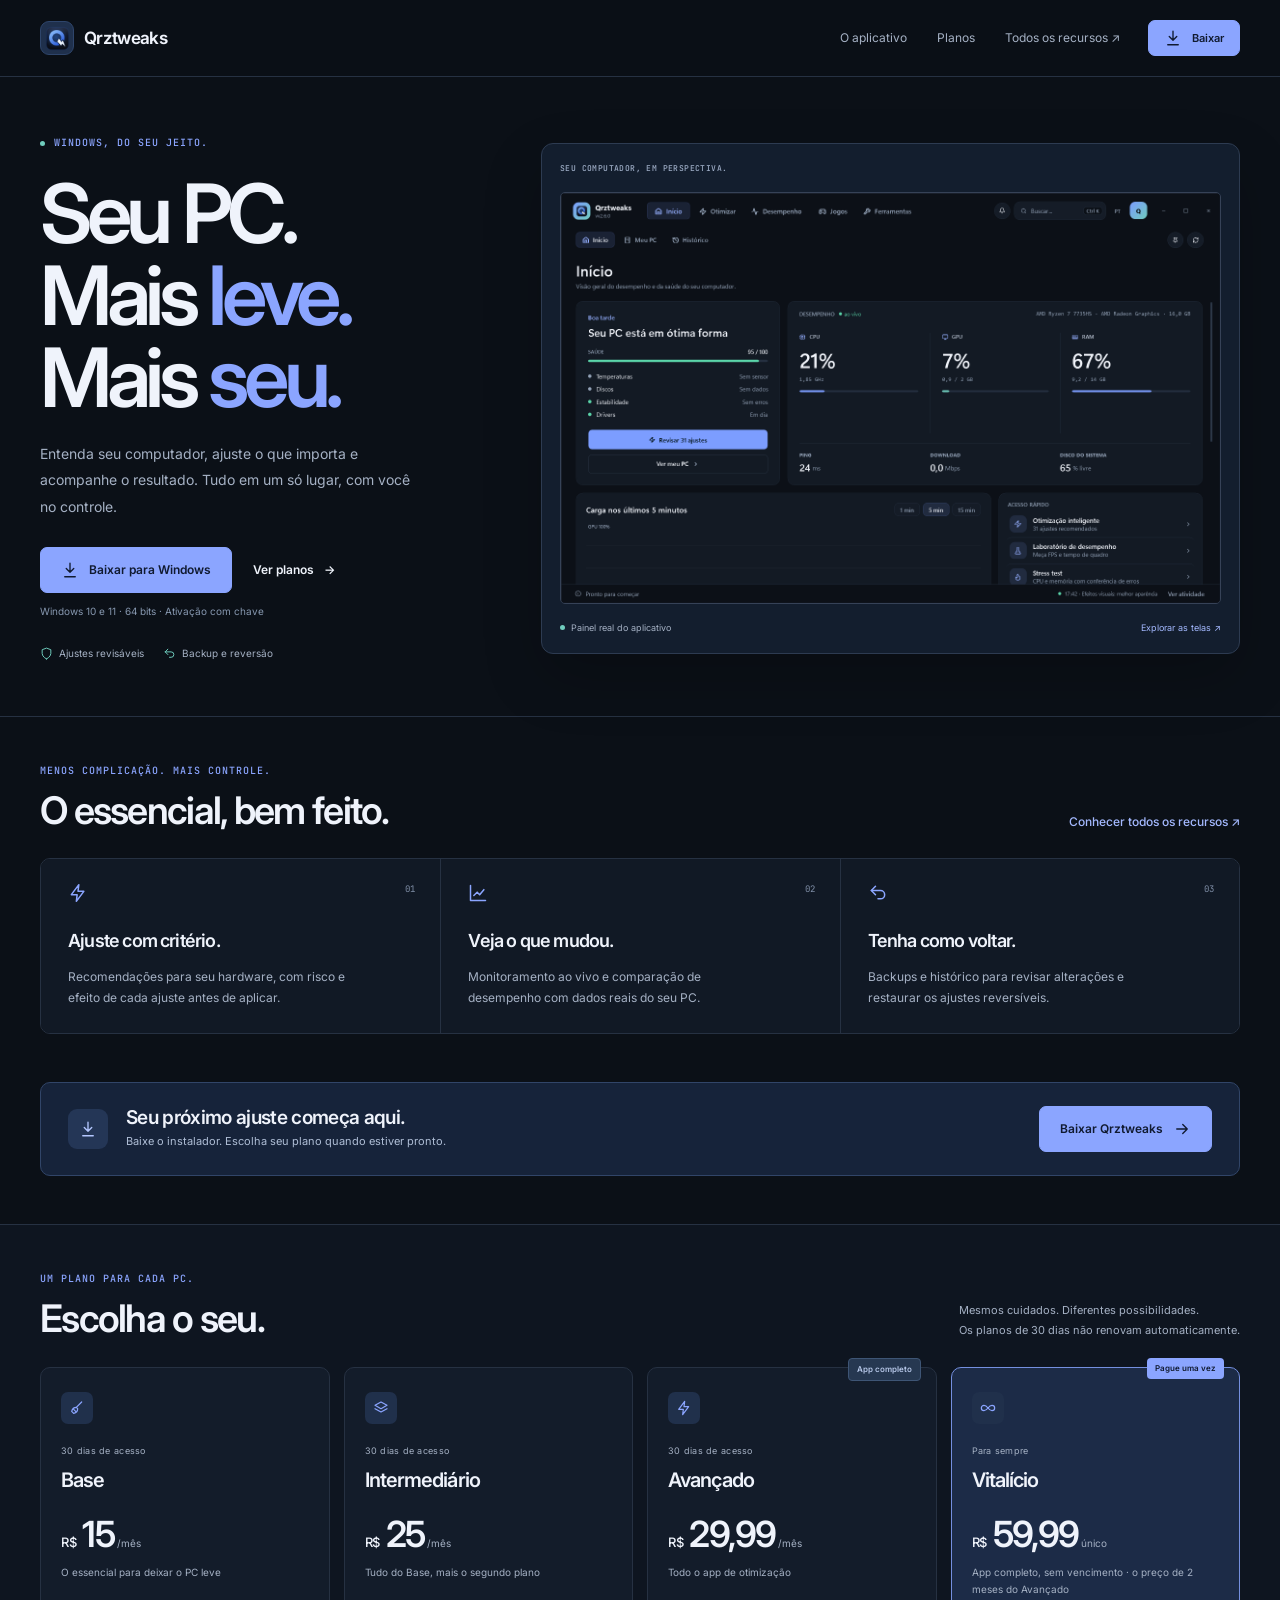
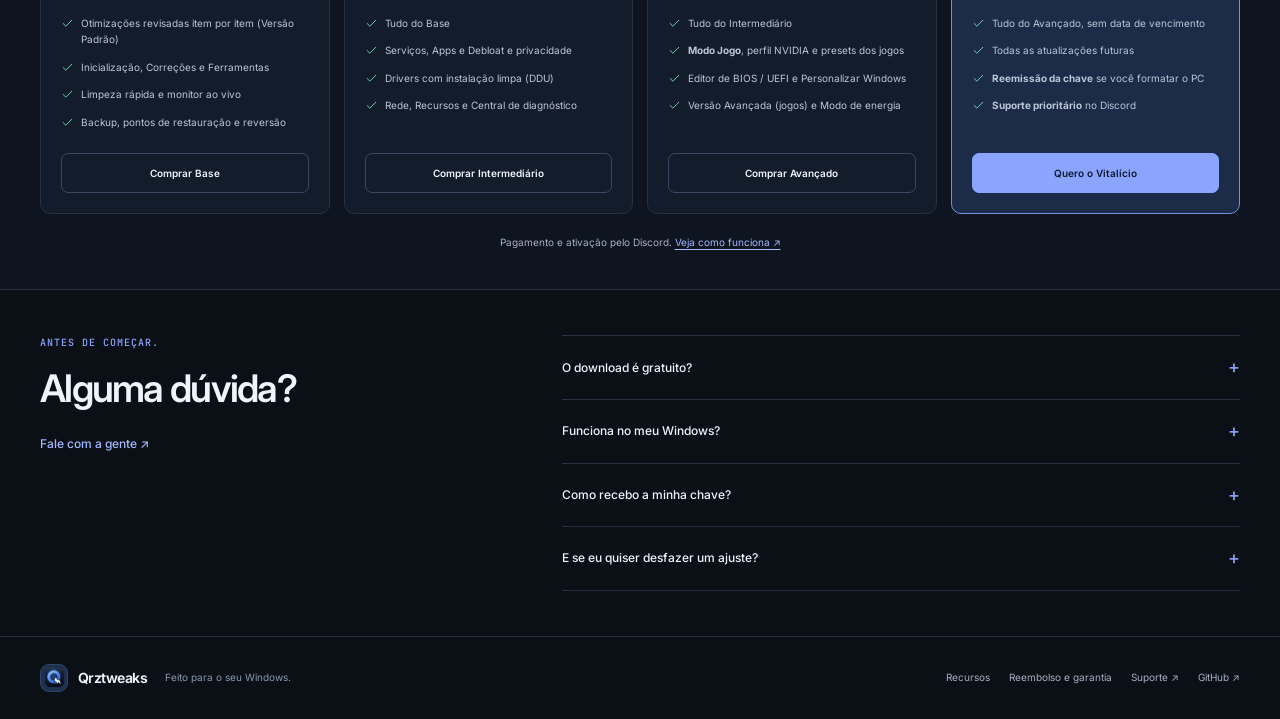
<file: site/index.html>
<!doctype html>
<html lang="pt-BR" data-motion="calm">
<head>
  <meta charset="utf-8">
  <meta name="viewport" content="width=device-width, initial-scale=1">
  <meta name="description" content="Qrztweaks: Modo Jogo, perfil NVIDIA, plano de energia de baixa latência, editor de BIOS e otimizações do Windows com backup e reversão. Planos Base, Intermediário, Avançado e Vitalício, e, em breve, edições personalizadas do Windows 11.">
  <meta name="theme-color" content="#0b1017">
  <meta property="og:title" content="Qrztweaks · Mais FPS com controle total">
  <meta property="og:description" content="Otimização do Windows com backup e reversão. Planos a partir de R$ 15 por mês, ou o app completo para sempre por R$ 59,99.">
  <meta property="og:image" content="https://qrztwk.pqueirozdev.com.br/assets/shots/visao-geral.jpg">
  <meta property="og:url" content="https://qrztwk.pqueirozdev.com.br/">
  <meta property="og:type" content="website">
  <meta property="og:locale" content="pt_BR">
  <meta name="twitter:card" content="summary_large_image">
  <link rel="canonical" href="https://qrztwk.pqueirozdev.com.br/">
  <title>Qrztweaks · Seu PC. Mais leve. Mais seu.</title>
  <script type="application/ld+json">
  {
    "@context": "https://schema.org",
    "@type": "SoftwareApplication",
    "name": "Qrztweaks",
    "applicationCategory": "UtilitiesApplication",
    "operatingSystem": "Windows 10, Windows 11 (x64)",
    "url": "https://qrztwk.pqueirozdev.com.br/",
    "downloadUrl": "https://github.com/PQueirozDev/Optimizer/releases/latest",
    "description": "Otimização do Windows com análise do PC, recomendações por objetivo, backup, reversão e medição real de FPS e frametime.",
    "offers": [
      { "@type": "Offer", "name": "Base (30 dias)", "price": "15.00", "priceCurrency": "BRL" },
      { "@type": "Offer", "name": "Intermediário (30 dias)", "price": "25.00", "priceCurrency": "BRL" },
      { "@type": "Offer", "name": "Avançado (30 dias)", "price": "29.99", "priceCurrency": "BRL" },
      { "@type": "Offer", "name": "Vitalício", "price": "59.99", "priceCurrency": "BRL" }
    ]
  }
  </script>
  <link rel="preconnect" href="https://fonts.googleapis.com">
  <link rel="preconnect" href="https://fonts.gstatic.com" crossorigin>
  <link href="https://fonts.googleapis.com/css2?family=Inter:wght@400;500;600;700;800&family=JetBrains+Mono:wght@500;700&display=swap" rel="stylesheet">
  <link rel="stylesheet" href="theme.css">
  <!-- Mesmo ícone do Qrztweaks (PQueirozOptimizer/Assets/app.ico e app.png) -->
  <link rel="icon" href="favicon.ico" sizes="any">
  <link rel="icon" type="image/png" sizes="32x32" href="assets/favicon-32.png">
  <link rel="apple-touch-icon" href="assets/apple-touch-icon.png">
  <script>document.documentElement.classList.add("js");</script>
</head>
<body class="compact"><a class="skip-link" href="#conteudo">Pular para o conteúdo</a>  <svg width="0" height="0" style="position:absolute" aria-hidden="true">
    <defs>
      <symbol id="i-zap" viewBox="0 0 24 24"><path d="M13 2 4 14h7l-1 8 9-12h-7l1-8Z"/></symbol>
      <symbol id="i-cpu" viewBox="0 0 24 24"><rect x="5" y="5" width="14" height="14" rx="2"/><rect x="9" y="9" width="6" height="6"/><path d="M9 2v3M15 2v3M9 19v3M15 19v3M2 9h3M2 15h3M19 9h3M19 15h3"/></symbol>
      <symbol id="i-shield" viewBox="0 0 24 24"><path d="M12 22s8-3.5 8-10V5l-8-3-8 3v7c0 6.5 8 10 8 10Z"/></symbol>
      <symbol id="i-clock" viewBox="0 0 24 24"><circle cx="12" cy="12" r="9"/><path d="M12 7v5l3 2"/></symbol>
      <symbol id="i-layers" viewBox="0 0 24 24"><path d="m12 3 9 5-9 5-9-5 9-5Z"/><path d="m3 13 9 5 9-5"/></symbol>
      <symbol id="i-broom" viewBox="0 0 24 24"><path d="M19 3 11 11"/><path d="M11 11c-3 0-6 2-7 6l3 3c4-1 6-4 6-7l-2-2Z"/><path d="m7 14 3 3"/></symbol>
      <symbol id="i-undo" viewBox="0 0 24 24"><path d="M9 14 4 9l5-5"/><path d="M4 9h11a5 5 0 0 1 0 10h-3"/></symbol>
      <symbol id="i-chart" viewBox="0 0 24 24"><path d="M3 3v18h18"/><path d="M7 15l4-4 3 3 5-6"/></symbol>
      <symbol id="i-check" viewBox="0 0 24 24"><path d="M20 6 9 17l-5-5"/></symbol>
      <symbol id="i-x" viewBox="0 0 24 24"><path d="M18 6 6 18M6 6l12 12"/></symbol>
      <symbol id="i-plus" viewBox="0 0 24 24"><path d="M12 5v14M5 12h14"/></symbol>
      <symbol id="i-arrow" viewBox="0 0 24 24"><path d="M5 12h14M13 6l6 6-6 6"/></symbol>
      <symbol id="i-up" viewBox="0 0 24 24"><path d="M12 19V5M6 11l6-6 6 6"/></symbol>
      <symbol id="i-chat" viewBox="0 0 24 24"><path d="M21 12a8 8 0 0 1-11.6 7.1L4 20l1-4.6A8 8 0 1 1 21 12Z"/><path d="M8.5 12h.01M12 12h.01M15.5 12h.01"/></symbol>
      <symbol id="i-key" viewBox="0 0 24 24"><circle cx="7.5" cy="15.5" r="4.5"/><path d="m10.7 12.3 9.3-9.3M17 6l3 3M14 9l2 2"/></symbol>
      <symbol id="i-refresh" viewBox="0 0 24 24"><path d="M21 12a9 9 0 0 1-15.5 6.2L3 16"/><path d="M3 12a9 9 0 0 1 15.5-6.2L21 8"/><path d="M21 3v5h-5M3 21v-5h5"/></symbol>
      <symbol id="i-infinity" viewBox="0 0 24 24"><path d="M12 12c-2-2.7-4-4-6-4a4 4 0 0 0 0 8c2 0 4-1.3 6-4Zm0 0c2 2.7 4 4 6 4a4 4 0 0 0 0-8c-2 0-4 1.3-6 4Z"/></symbol>
      <symbol id="i-pix" viewBox="0 0 24 24"><path d="m12 3 4 4-4 4-4-4 4-4Z"/><path d="m12 13 4 4-4 4-4-4 4-4Z"/><path d="m3 12 4-4 4 4-4 4-4-4Z"/><path d="m13 12 4-4 4 4-4 4-4-4Z"/></symbol>
      <symbol id="i-download" viewBox="0 0 24 24"><path d="M12 3v12M7 10l5 5 5-5"/><path d="M5 21h14"/></symbol>
      <symbol id="i-menu" viewBox="0 0 24 24"><path d="M4 7h16M4 12h16M4 17h16"/></symbol>
    </defs>
  </svg>

<header class="topbar"><div class="container topbar-inner"><a class="brand" href="index.html" aria-label="Qrztweaks, início"><span class="brand-mark"><img src="assets/logo.png" width="26" height="26" alt=""></span><span>Qrztweaks</span></a><nav class="nav" id="nav" aria-label="Principal"><a href="index.html#recursos">O aplicativo</a><a href="index.html#comprar">Planos</a><a href="recursos.html">Todos os recursos <span aria-hidden="true">↗</span></a></nav><div class="topbar-actions"><a class="btn btn-primary btn-sm" href="https://github.com/PQueirozDev/Optimizer/releases/latest" data-download-link><svg class="icon"><use href="#i-download"/></svg>Baixar</a><button class="menu-toggle" aria-label="Abrir menu" aria-expanded="false" aria-controls="nav"><svg class="icon"><use href="#i-menu"/></svg></button></div></div></header>
<main id="conteudo">
  <section class="hero" id="inicio"><div class="container hero-inner">
    <div class="hero-copy"><p class="eyebrow"><span class="status-dot"></span>WINDOWS, DO SEU JEITO.</p><h1>Seu PC.<br>Mais <span>leve.</span><br>Mais <span>seu.</span></h1><p class="lead">Entenda seu computador, ajuste o que importa e acompanhe o resultado. Tudo em um só lugar, com você no controle.</p><div class="hero-actions"><a class="btn btn-primary" href="https://github.com/PQueirozDev/Optimizer/releases/latest" data-download-link><svg class="icon"><use href="#i-download"/></svg>Baixar para Windows</a><a class="btn btn-quiet" href="#comprar">Ver planos <span aria-hidden="true">→</span></a></div><p class="download-hint">Windows 10 e 11 · 64 bits · Ativação com chave</p><div class="hero-trust"><span><svg class="icon"><use href="#i-shield"/></svg>Ajustes revisáveis</span><span><svg class="icon"><use href="#i-undo"/></svg>Backup e reversão</span></div></div>
    <figure class="product-view"><div class="product-caption"><span>SEU COMPUTADOR, EM PERSPECTIVA.</span><span class="version" data-version></span></div><img src="assets/shots/visao-geral-atual.png" width="1366" height="850" alt="Interface real do Qrztweaks com dados de CPU, GPU, memória e saúde do sistema" fetchpriority="high"><figcaption><span><i class="status-dot"></i>Painel real do aplicativo</span><a href="recursos.html#galeria">Explorar as telas ↗</a></figcaption></figure>
  </div></section>
  <section id="recursos" class="feature-section"><div class="container"><div class="section-head"><div><p class="eyebrow">MENOS COMPLICAÇÃO. MAIS CONTROLE.</p><h2>O essencial, bem feito.</h2></div><a class="text-link" href="recursos.html">Conhecer todos os recursos ↗</a></div><div class="feature-grid">
    <article class="feature"><span class="feature-number">01</span><svg class="icon feature-icon"><use href="#i-zap"/></svg><h3>Ajuste com critério.</h3><p>Recomendações para seu hardware, com risco e efeito de cada ajuste antes de aplicar.</p></article>
    <article class="feature"><span class="feature-number">02</span><svg class="icon feature-icon"><use href="#i-chart"/></svg><h3>Veja o que mudou.</h3><p>Monitoramento ao vivo e comparação de desempenho com dados reais do seu PC.</p></article>
    <article class="feature"><span class="feature-number">03</span><svg class="icon feature-icon"><use href="#i-undo"/></svg><h3>Tenha como voltar.</h3><p>Backups e histórico para revisar alterações e restaurar os ajustes reversíveis.</p></article>
  </div></div></section>
  <section class="download-section" id="baixar"><div class="container download-strip"><div class="download-intro"><span class="download-symbol"><svg class="icon"><use href="#i-download"/></svg></span><div><h2>Seu próximo ajuste começa aqui.</h2><p>Baixe o instalador. Escolha seu plano quando estiver pronto.</p></div></div><a class="btn btn-primary" href="https://github.com/PQueirozDev/Optimizer/releases/latest" data-download-link>Baixar Qrztweaks <svg class="icon"><use href="#i-arrow"/></svg></a></div></section>
  <section class="pricing-section" id="comprar"><div class="container"><div class="section-head"><div><p class="eyebrow">UM PLANO PARA CADA PC.</p><h2>Escolha o seu.</h2></div><p class="section-note">Mesmos cuidados. Diferentes possibilidades.<br>Os planos de 30 dias não renovam automaticamente.</p></div><div class="container plans plans-4">
          <article class="plan">
            <span class="plan-icon"><svg class="icon"><use href="#i-broom"/></svg></span>
            <p class="plan-tag">30 dias de acesso</p>
            <h3>Base</h3>
            <p class="price"><small>R$</small>15<span>/mês</span></p>
            <p class="price-note">O essencial para deixar o PC leve</p>

            <ul class="checks">
              <li><svg class="icon"><use href="#i-check"/></svg>Otimizações revisadas item por item (Versão Padrão)</li>
              <li><svg class="icon"><use href="#i-check"/></svg>Inicialização, Correções e Ferramentas</li>
              <li><svg class="icon"><use href="#i-check"/></svg>Limpeza rápida e monitor ao vivo</li>
              <li><svg class="icon"><use href="#i-check"/></svg>Backup, pontos de restauração e reversão</li>
            </ul>
            <a class="btn btn-outline btn-block" href="https://discord.gg/pHJ4Waxft" target="_blank" rel="noreferrer">Comprar Base</a>
          </article>
          <article class="plan">
            <span class="plan-icon"><svg class="icon"><use href="#i-layers"/></svg></span>
            <p class="plan-tag">30 dias de acesso</p>
            <h3>Intermediário</h3>
            <p class="price"><small>R$</small>25<span>/mês</span></p>
            <p class="price-note">Tudo do Base, mais o segundo plano</p>

            <ul class="checks">
              <li><svg class="icon"><use href="#i-check"/></svg>Tudo do Base</li>
              <li><svg class="icon"><use href="#i-check"/></svg>Serviços, Apps e Debloat e privacidade</li>
              <li><svg class="icon"><use href="#i-check"/></svg>Drivers com instalação limpa (DDU)</li>
              <li><svg class="icon"><use href="#i-check"/></svg>Rede, Recursos e Central de diagnóstico</li>
            </ul>
            <a class="btn btn-outline btn-block" href="https://discord.gg/pHJ4Waxft" target="_blank" rel="noreferrer">Comprar Intermediário</a>
          </article>
          <article class="plan">
            <span class="plan-badge plan-badge-alt">App completo</span>
            <span class="plan-icon"><svg class="icon"><use href="#i-zap"/></svg></span>
            <p class="plan-tag">30 dias de acesso</p>
            <h3>Avançado</h3>
            <p class="price"><small>R$</small>29,99<span>/mês</span></p>
            <p class="price-note">Todo o app de otimização</p>

            <ul class="checks">
              <li><svg class="icon"><use href="#i-check"/></svg>Tudo do Intermediário</li>
              <li><svg class="icon"><use href="#i-check"/></svg><span><b>Modo Jogo</b>, perfil NVIDIA e presets dos jogos</span></li>
              <li><svg class="icon"><use href="#i-check"/></svg>Editor de BIOS / UEFI e Personalizar Windows</li>
              <li><svg class="icon"><use href="#i-check"/></svg>Versão Avançada (jogos) e Modo de energia</li>
            </ul>
            <a class="btn btn-outline btn-block" href="https://discord.gg/pHJ4Waxft" target="_blank" rel="noreferrer">Comprar Avançado</a>
          </article>
          <article class="plan featured tilt reveal">
            <span class="plan-badge">Pague uma vez</span>
            <span class="plan-icon"><svg class="icon"><use href="#i-infinity"/></svg></span>
            <p class="plan-tag">Para sempre</p>
            <h3>Vitalício</h3>
            <p class="price"><small>R$</small>59,99<span>único</span></p>
            <p class="price-note">App completo, sem vencimento · o preço de 2 meses do Avançado</p>

            <ul class="checks">
              <li><svg class="icon"><use href="#i-check"/></svg>Tudo do Avançado, sem data de vencimento</li>
              <li><svg class="icon"><use href="#i-check"/></svg>Todas as atualizações futuras</li>
              <li><svg class="icon"><use href="#i-check"/></svg><span><b>Reemissão da chave</b> se você formatar o PC</span></li>
              <li><svg class="icon"><use href="#i-check"/></svg><span><b>Suporte prioritário</b> no Discord</span></li>
            </ul>
            <a class="btn btn-primary btn-block btn-shine" href="https://discord.gg/pHJ4Waxft" target="_blank" rel="noreferrer">Quero o Vitalício</a>
          </article>
        </div><p class="payment-note">Pagamento e ativação pelo Discord. <a href="termos.html#diretrizes">Veja como funciona ↗</a></p></div></section>
  <section class="faq-section" id="faq"><div class="container faq-layout"><div><p class="eyebrow">ANTES DE COMEÇAR.</p><h2>Alguma dúvida?</h2><a class="text-link" href="https://discord.gg/pHJ4Waxft" target="_blank" rel="noreferrer">Fale com a gente ↗</a></div><div class="faq"><details><summary>O download é gratuito?<span aria-hidden="true">+</span></summary><p>Sim. Você pode baixar o instalador sem pagar. Para aplicar os recursos do seu plano, é necessária uma chave de acesso vinculada ao computador.</p></details><details><summary>Funciona no meu Windows?<span aria-hidden="true">+</span></summary><p>O Qrztweaks é compatível com Windows 10 e 11, de 64 bits. Não é preciso instalar o .NET separadamente. Alguns ajustes exigem permissão de administrador.</p></details><details><summary>Como recebo a minha chave?<span aria-hidden="true">+</span></summary><p>Abra o app e clique em Copiar pedido na ativação. Envie esse pedido à equipe no Discord. Após a confirmação do pagamento, você recebe a chave vinculada ao seu PC.</p></details><details><summary>E se eu quiser desfazer um ajuste?<span aria-hidden="true">+</span></summary><p>O histórico reúne os ajustes e backups disponíveis. As operações reversíveis podem ser restauradas. Riscos e limitações são mostrados antes de aplicar.</p></details></div></div></section>
</main><footer class="footer"><div class="container footer-inner"><a class="brand" href="index.html" aria-label="Qrztweaks, início"><span class="brand-mark"><img src="assets/logo.png" width="26" height="26" alt=""></span><span>Qrztweaks</span></a><span class="footer-note">Feito para o seu Windows.</span><div class="footer-links"><a href="recursos.html">Recursos</a><a href="termos.html#reembolso">Reembolso e garantia</a><a href="https://discord.gg/pHJ4Waxft" target="_blank" rel="noreferrer">Suporte ↗</a><a href="https://github.com/PQueirozDev/Optimizer" target="_blank" rel="noreferrer">GitHub ↗</a></div></div></footer><script src="landing.js"></script></body></html>
</file>
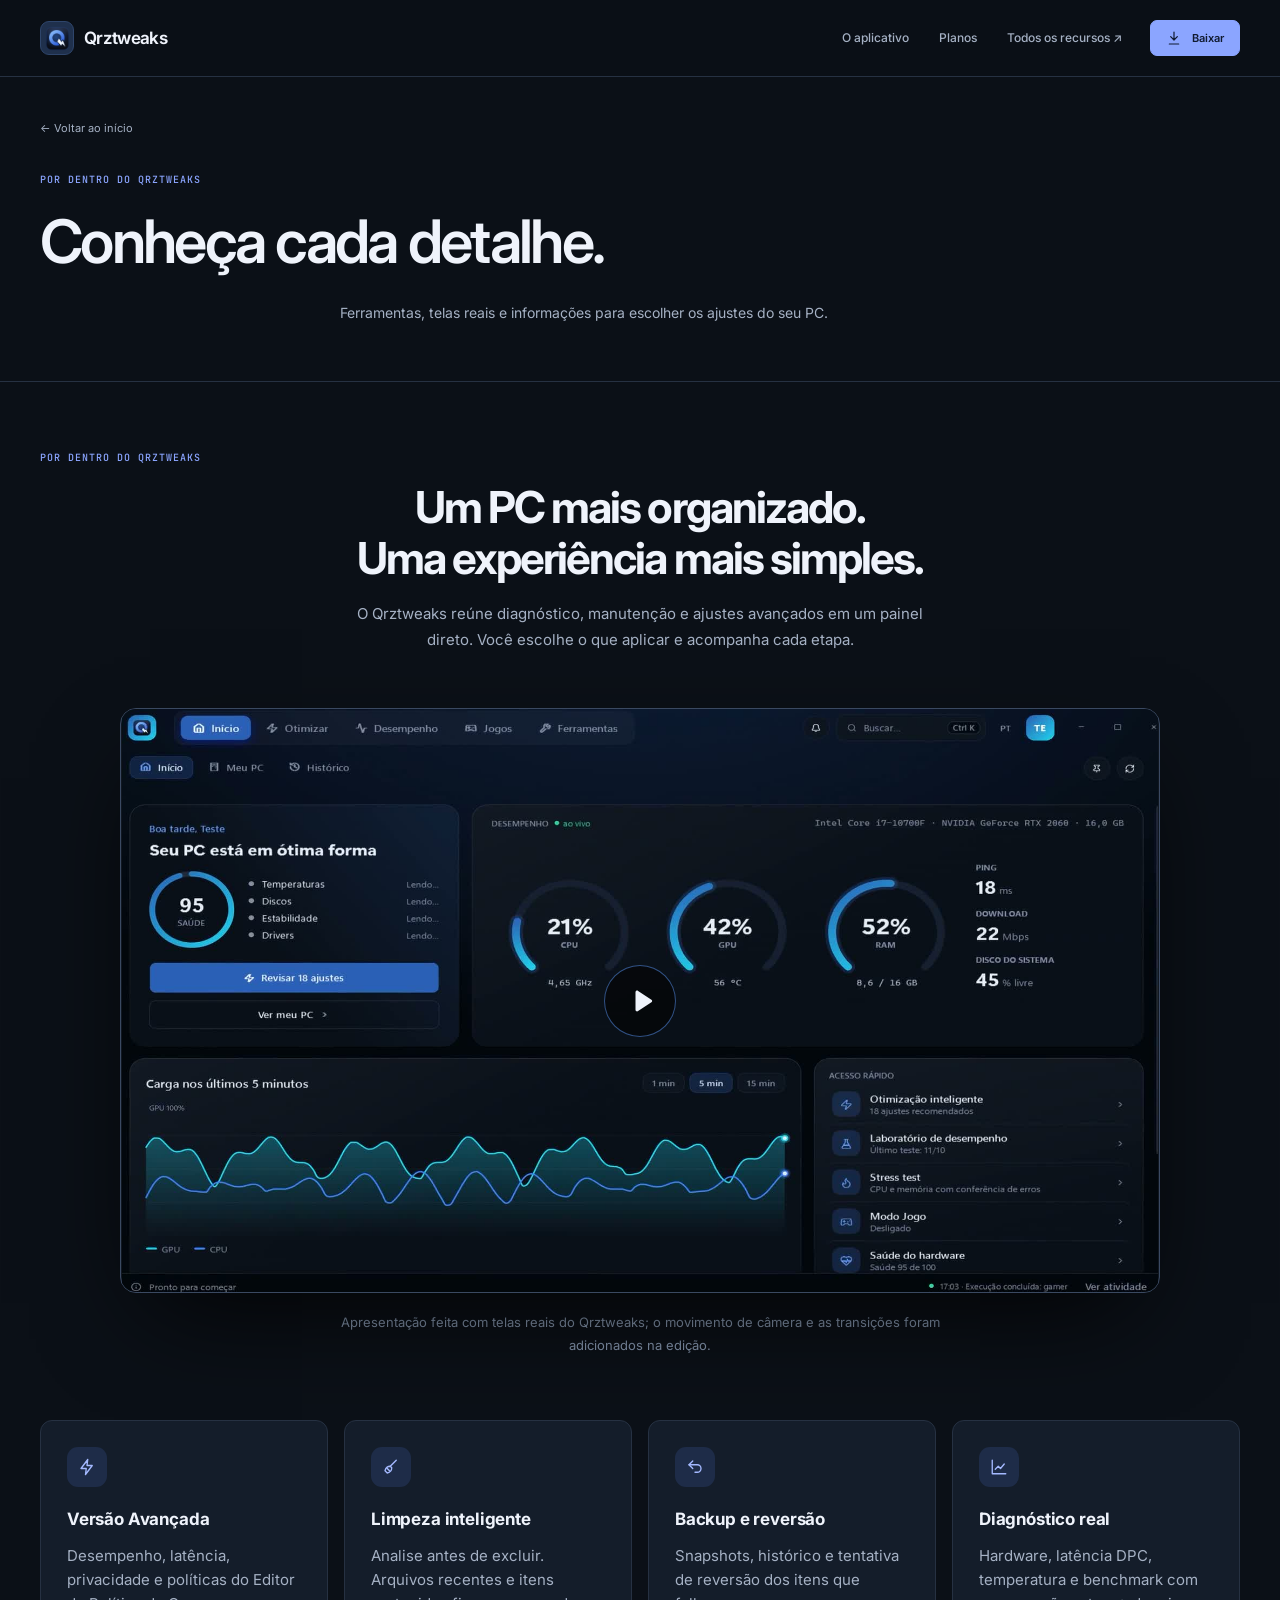
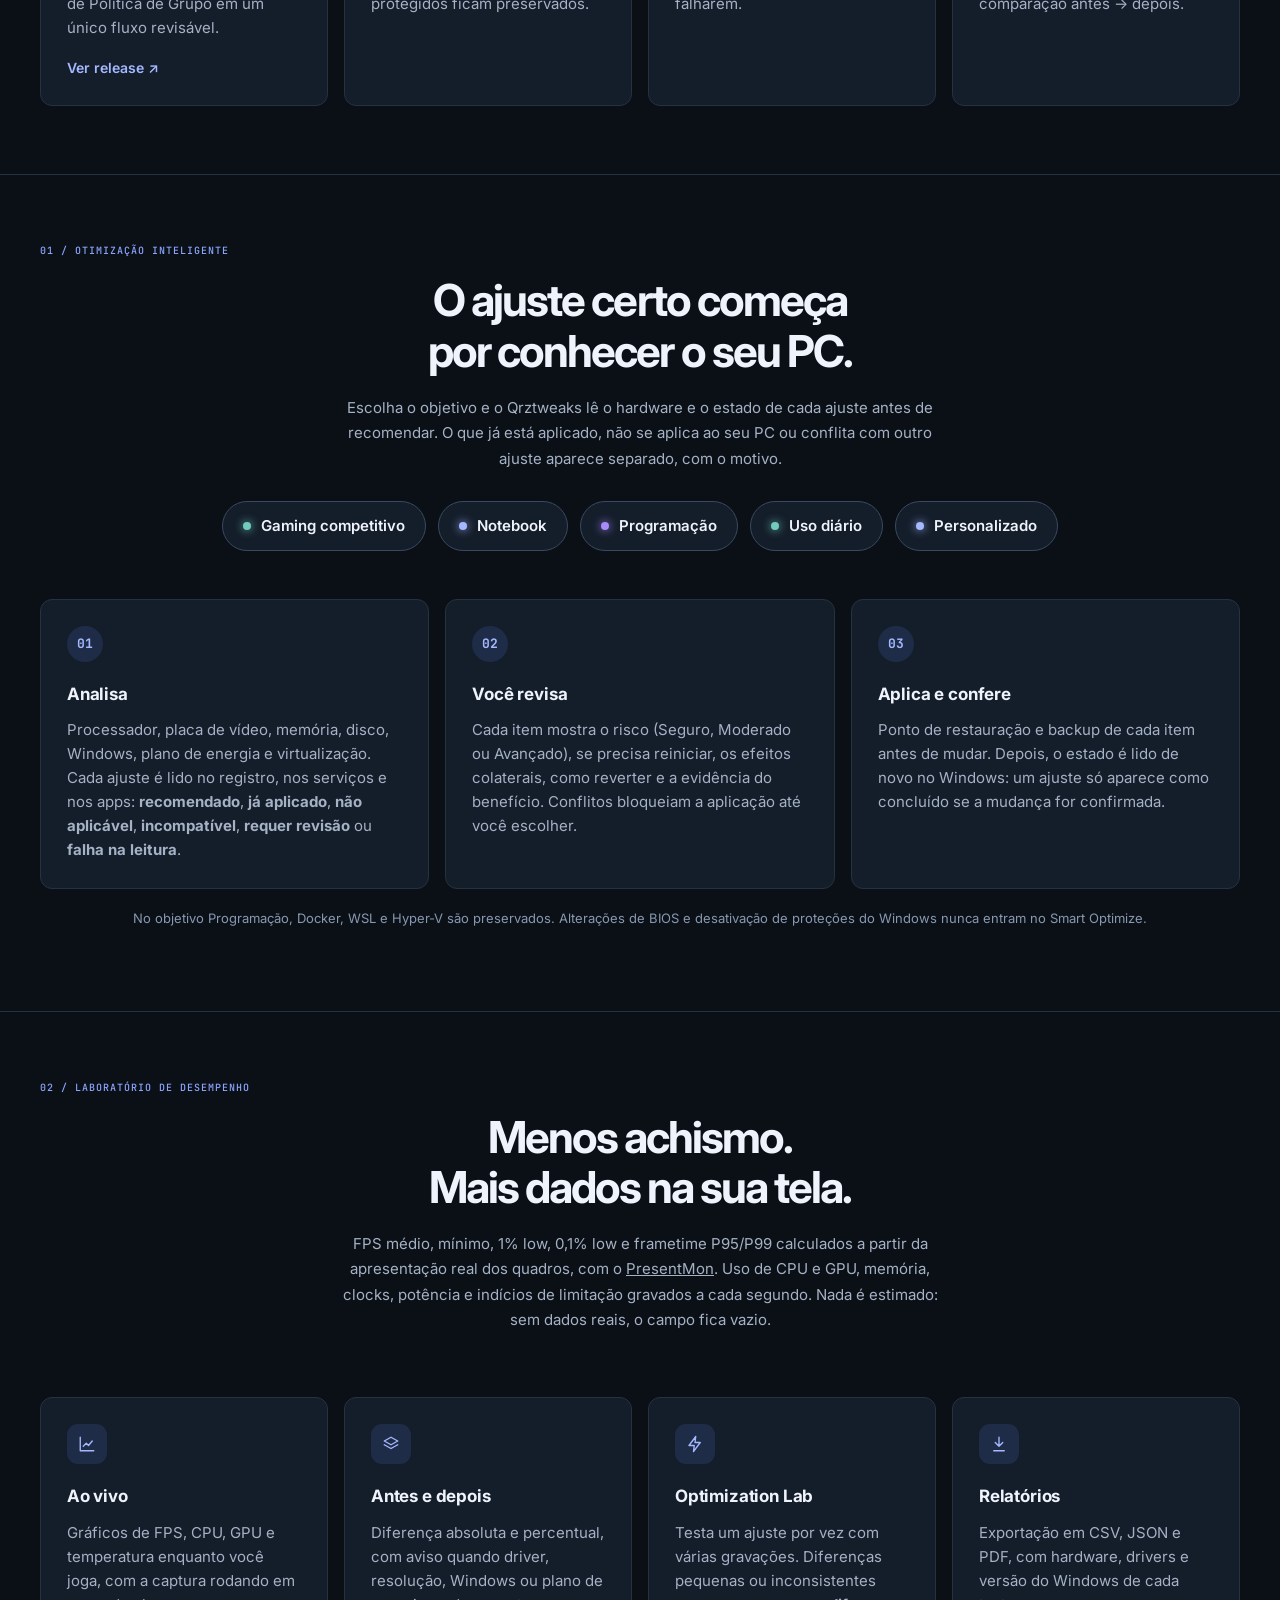
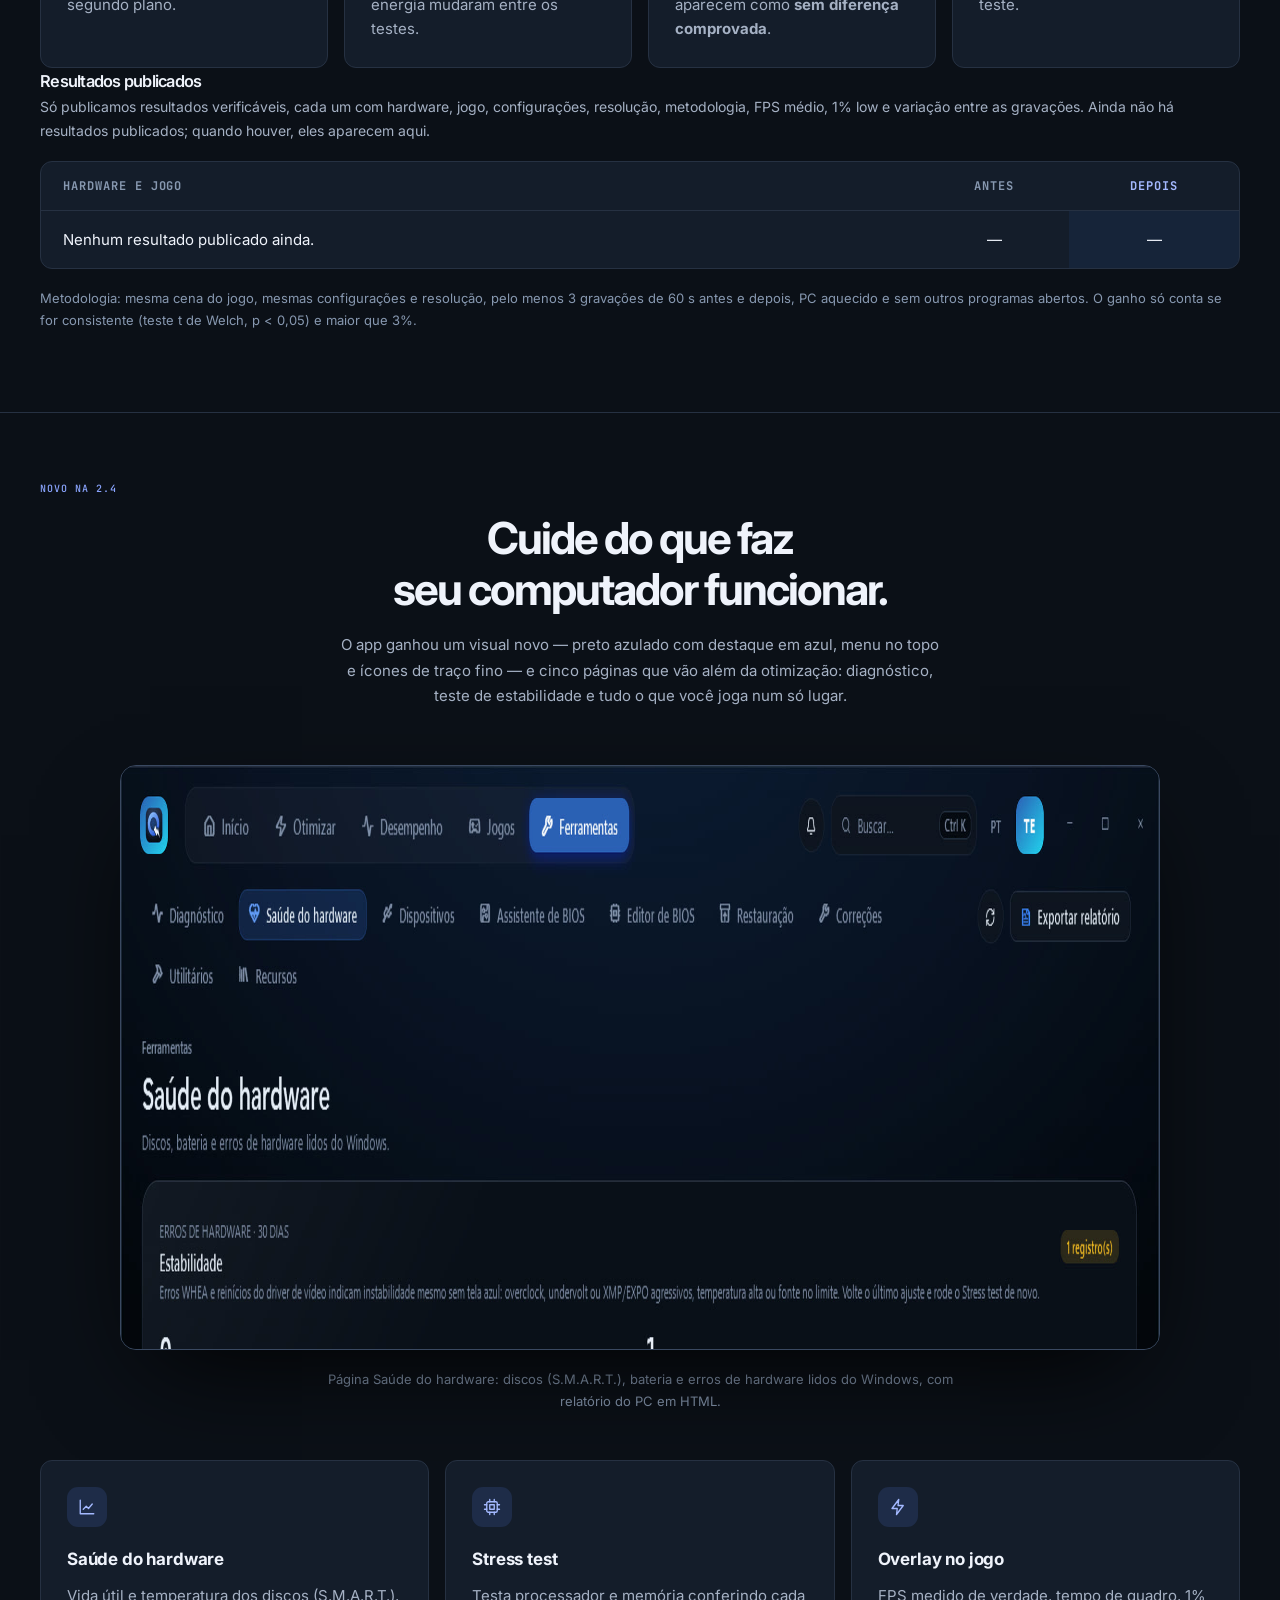
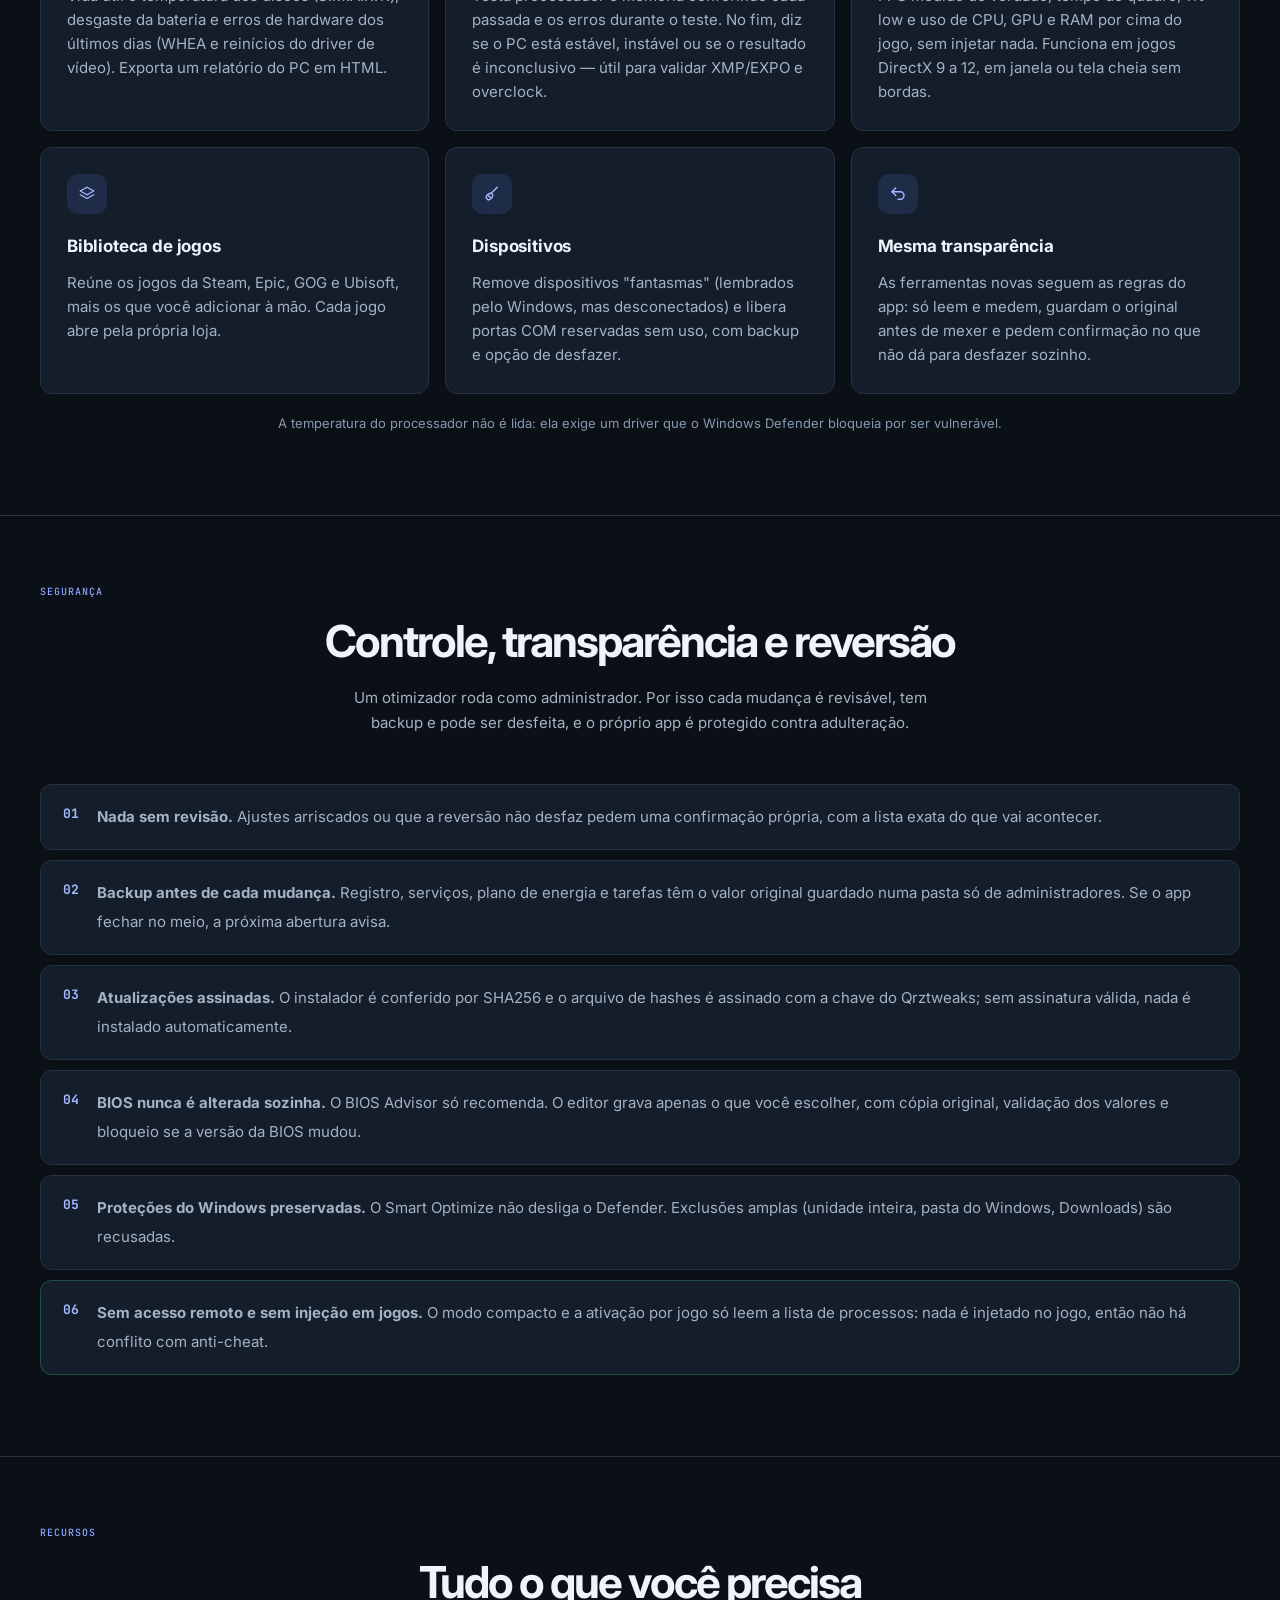
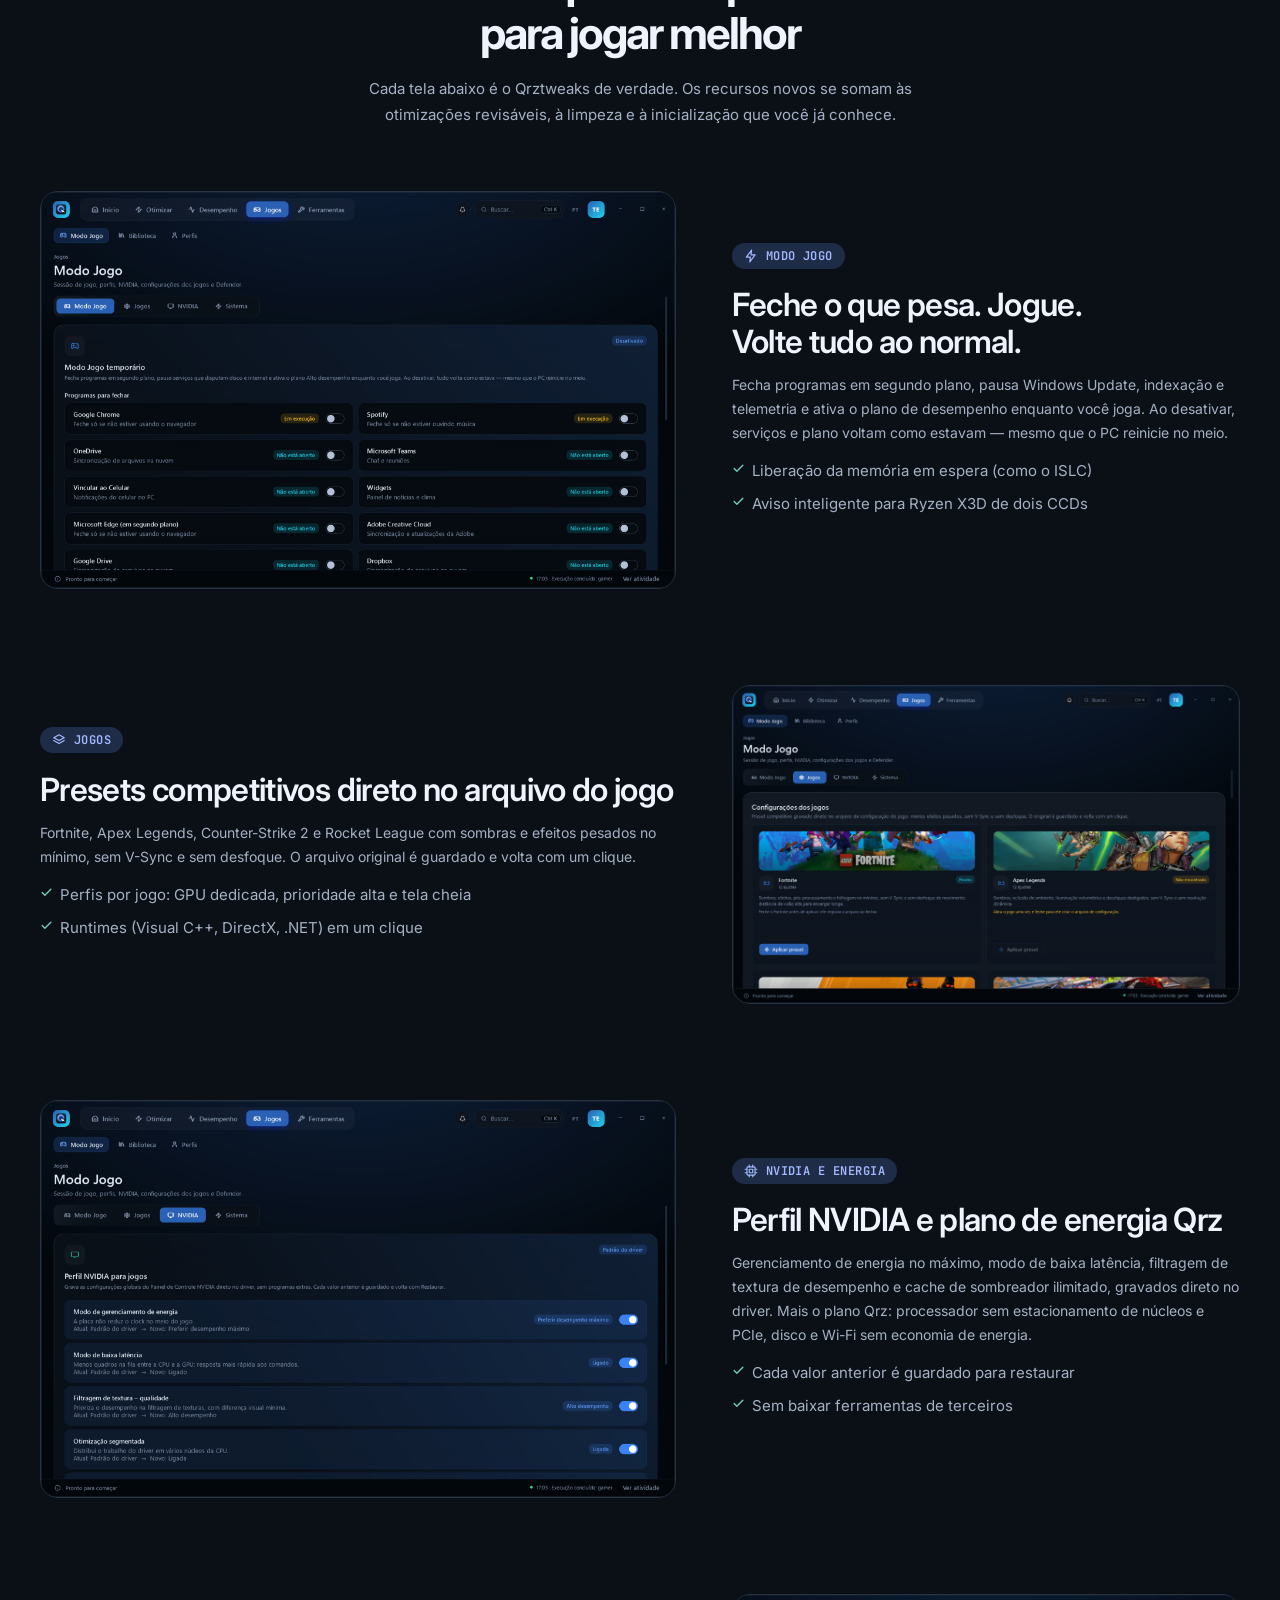
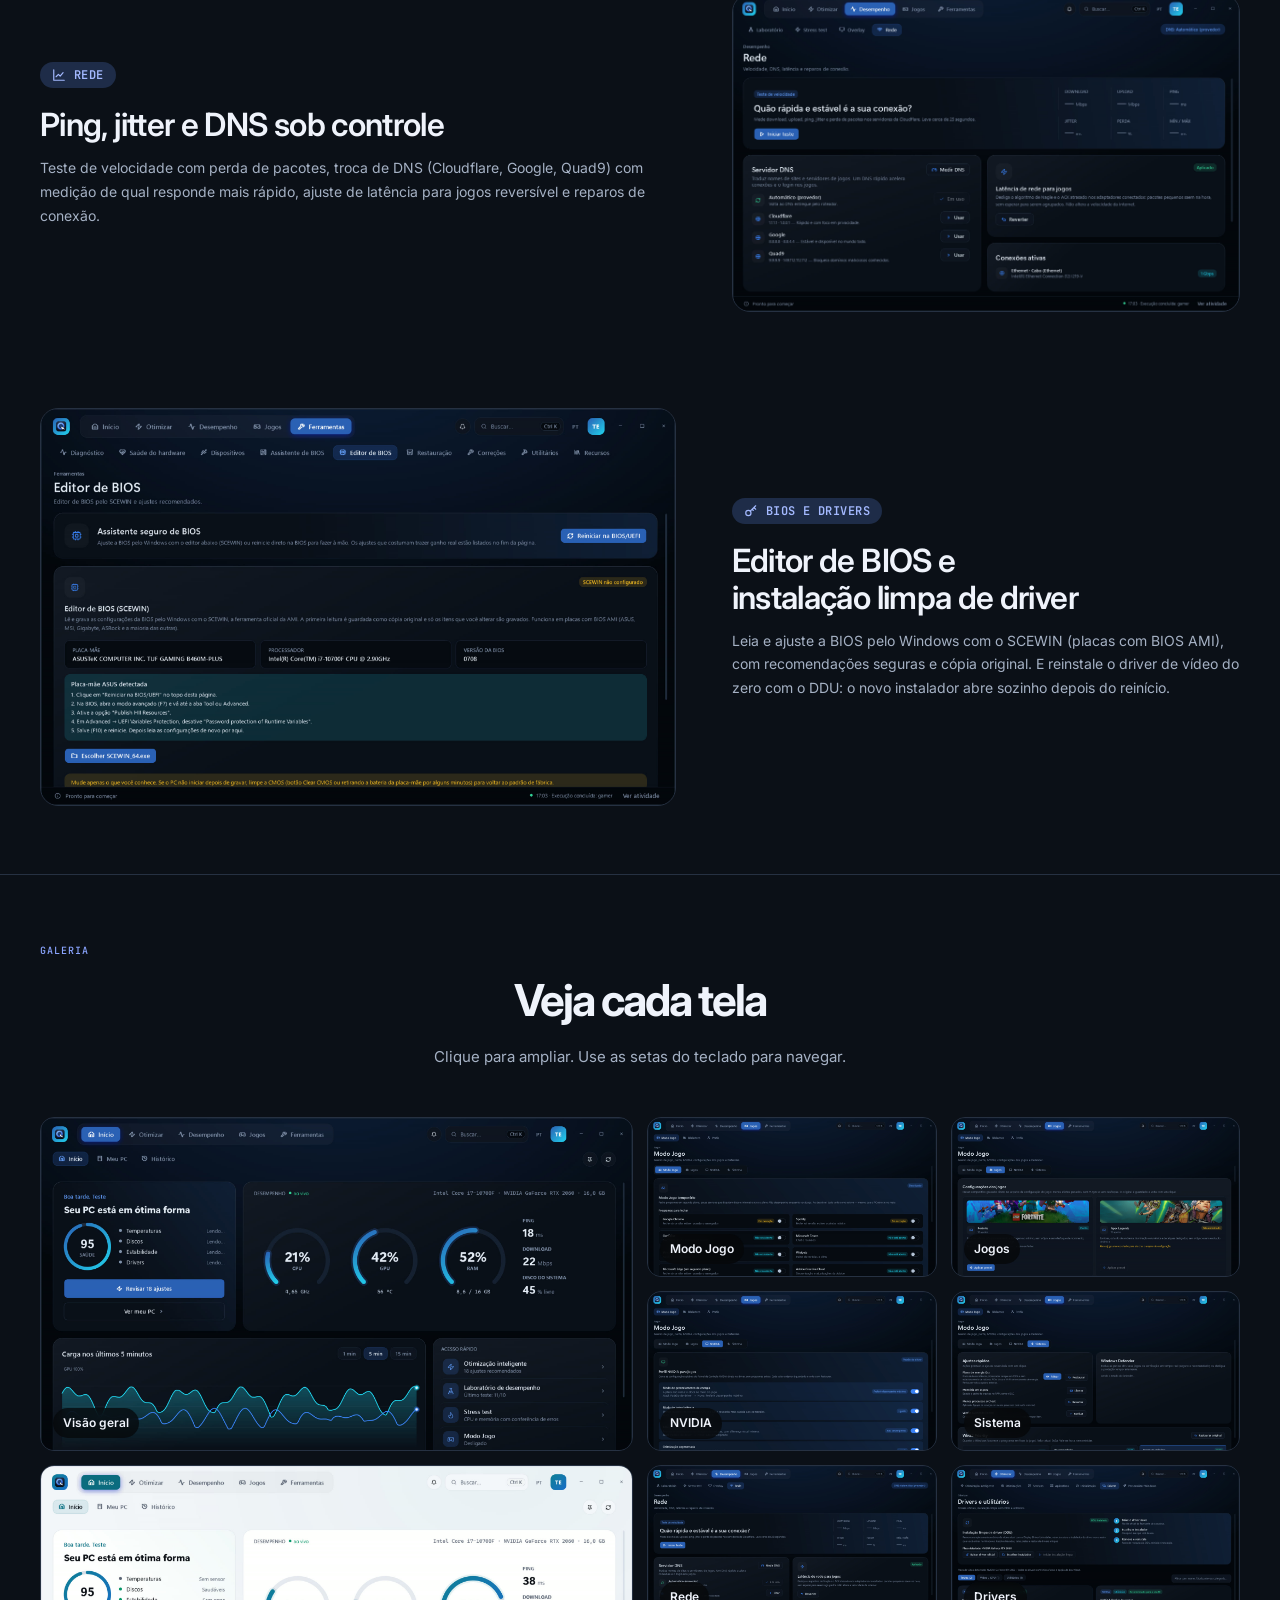
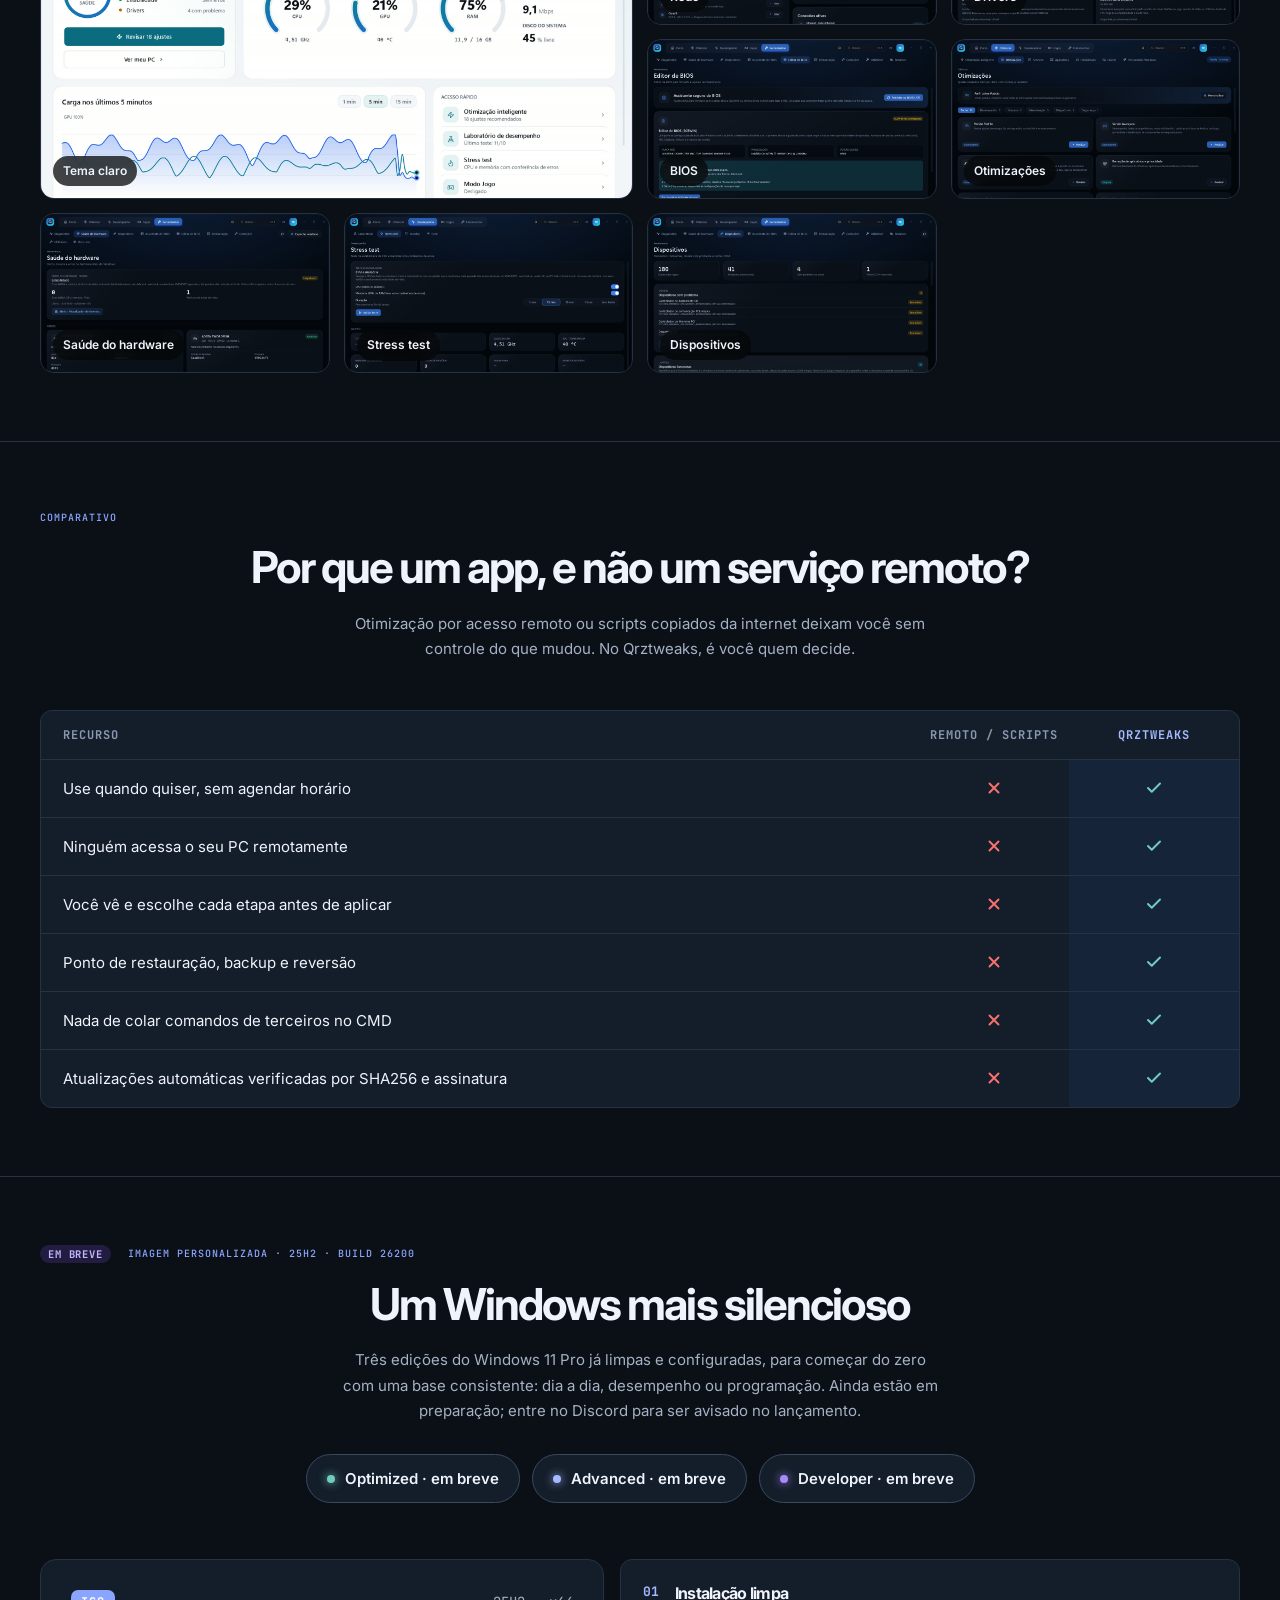
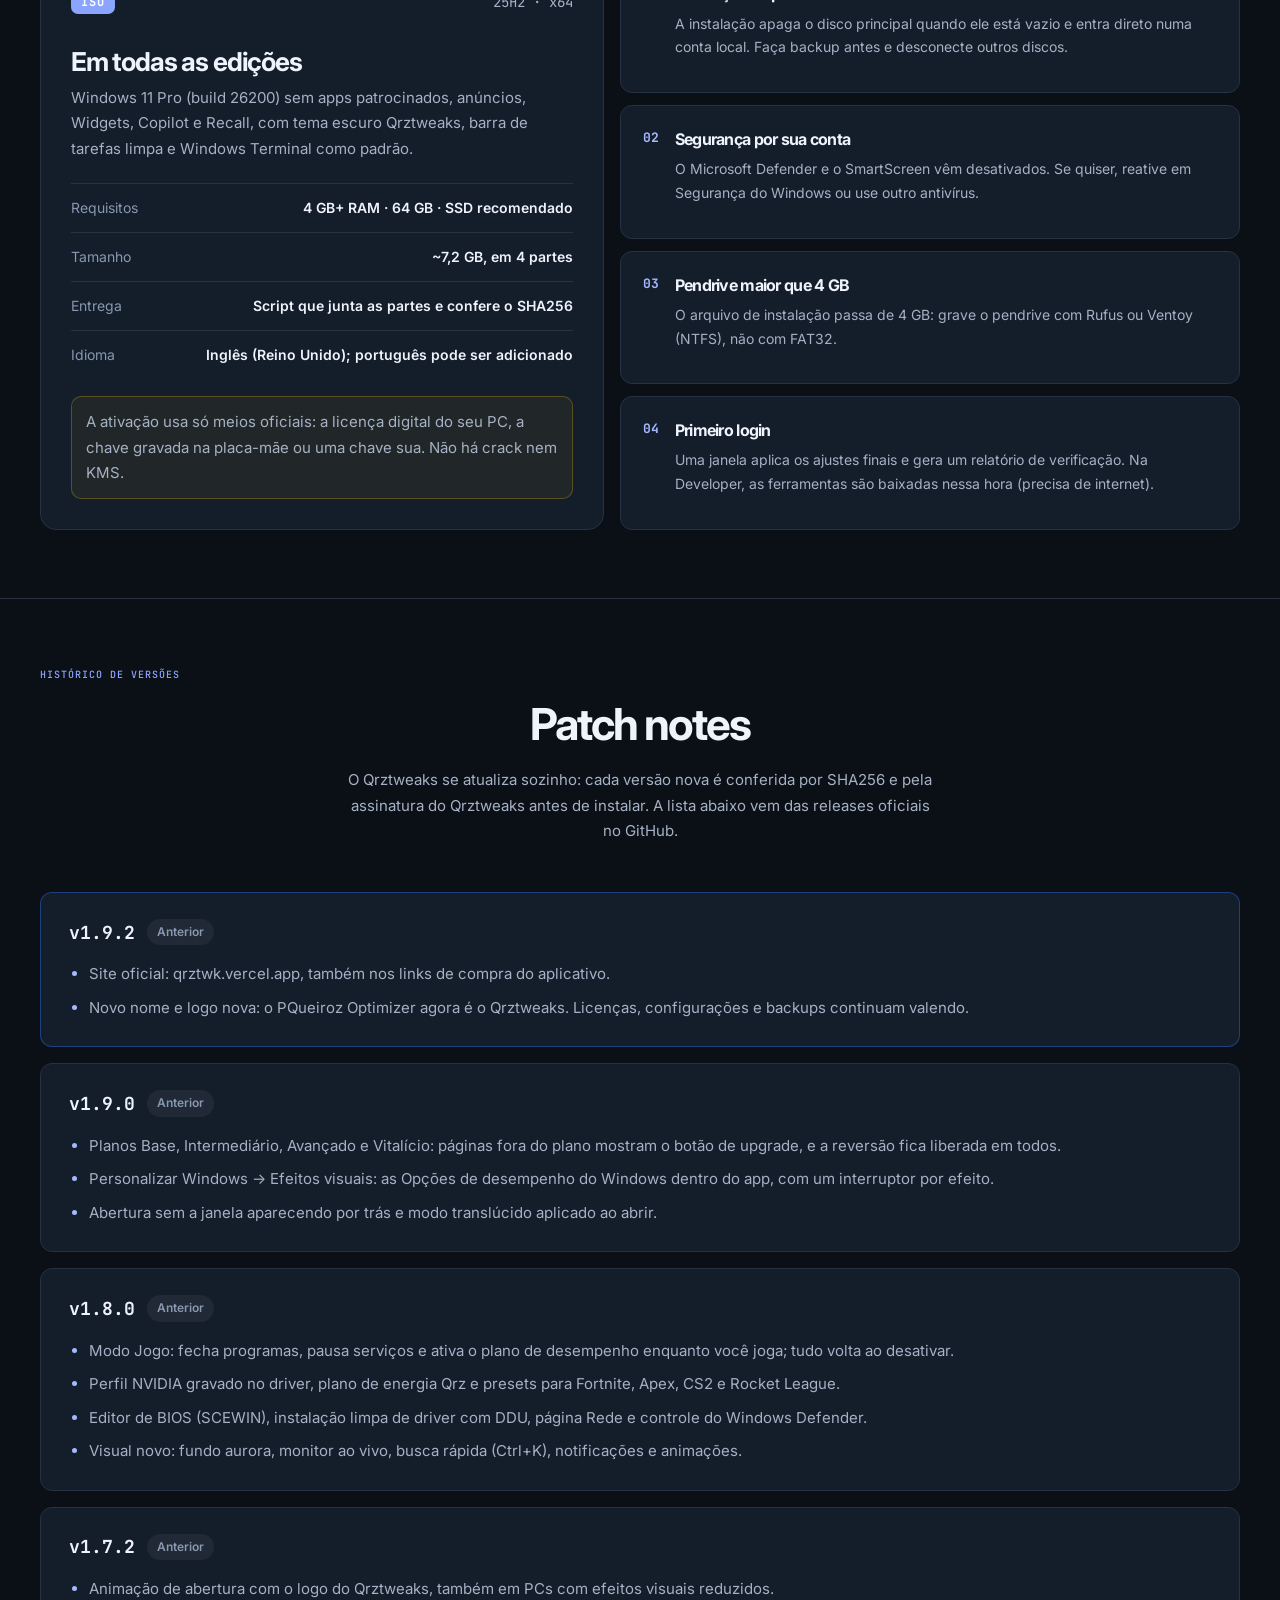
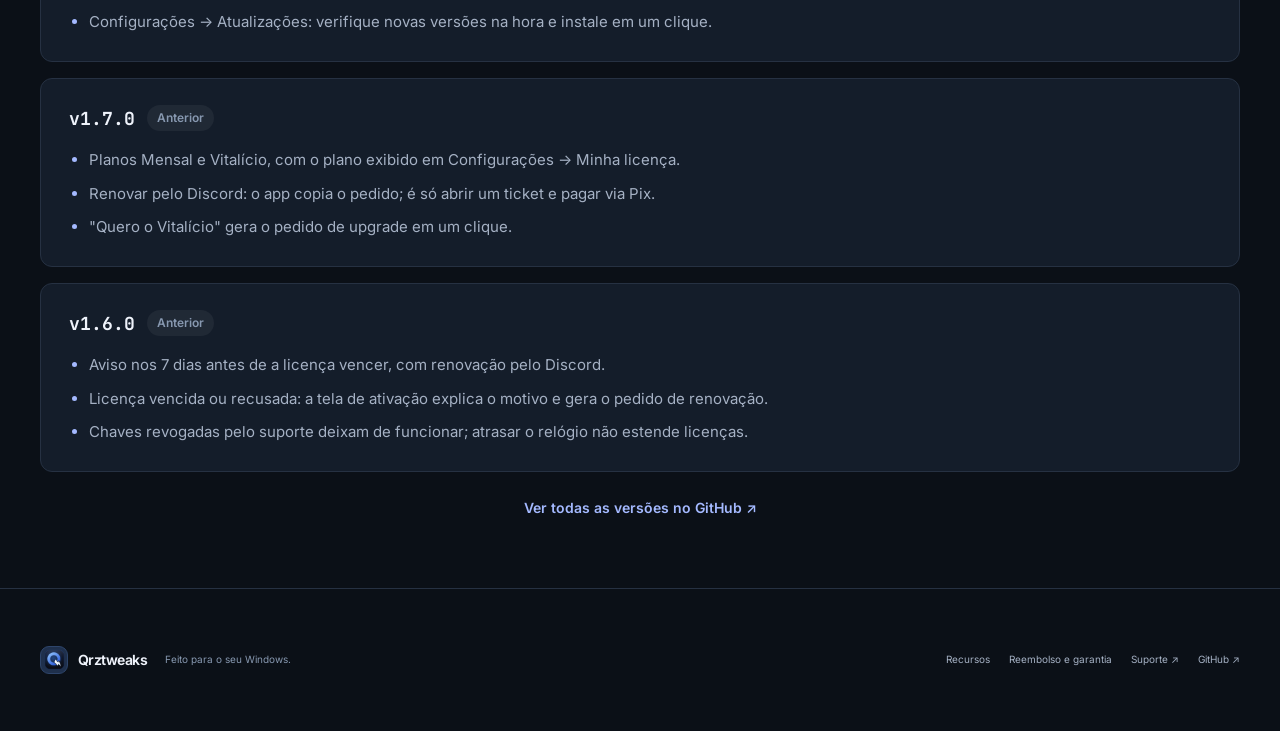
<file: site/recursos.html>
<!doctype html>
<html lang="pt-BR" data-motion="calm">
<head>
  <meta charset="utf-8">
  <meta name="viewport" content="width=device-width, initial-scale=1">
  <meta name="description" content="Qrztweaks: Modo Jogo, perfil NVIDIA, plano de energia de baixa latência, editor de BIOS e otimizações do Windows com backup e reversão. Planos Base, Intermediário, Avançado e Vitalício, e, em breve, edições personalizadas do Windows 11.">
  <meta name="theme-color" content="#0b1017">
  <meta property="og:title" content="Qrztweaks · Mais FPS com controle total">
  <meta property="og:description" content="Otimização do Windows com backup e reversão. Planos a partir de R$ 15 por mês, ou o app completo para sempre por R$ 59,99.">
  <meta property="og:image" content="https://qrztwk.pqueirozdev.com.br/assets/shots/visao-geral.jpg">
  <meta property="og:url" content="https://qrztwk.pqueirozdev.com.br/">
  <meta property="og:type" content="website">
  <meta property="og:locale" content="pt_BR">
  <meta name="twitter:card" content="summary_large_image">
  <link rel="canonical" href="https://qrztwk.pqueirozdev.com.br/recursos.html">
  <title>Qrztweaks · Otimizador de PC com Smart Optimize e Performance Lab</title>
  <script type="application/ld+json">
  {
    "@context": "https://schema.org",
    "@type": "SoftwareApplication",
    "name": "Qrztweaks",
    "applicationCategory": "UtilitiesApplication",
    "operatingSystem": "Windows 10, Windows 11 (x64)",
    "url": "https://qrztwk.pqueirozdev.com.br/",
    "downloadUrl": "https://github.com/PQueirozDev/Optimizer/releases/latest",
    "description": "Otimização do Windows com análise do PC, recomendações por objetivo, backup, reversão e medição real de FPS e frametime.",
    "offers": [
      { "@type": "Offer", "name": "Base (30 dias)", "price": "15.00", "priceCurrency": "BRL" },
      { "@type": "Offer", "name": "Intermediário (30 dias)", "price": "25.00", "priceCurrency": "BRL" },
      { "@type": "Offer", "name": "Avançado (30 dias)", "price": "29.99", "priceCurrency": "BRL" },
      { "@type": "Offer", "name": "Vitalício", "price": "59.99", "priceCurrency": "BRL" }
    ]
  }
  </script>
  <link rel="preconnect" href="https://fonts.googleapis.com">
  <link rel="preconnect" href="https://fonts.gstatic.com" crossorigin>
  <link href="https://fonts.googleapis.com/css2?family=Inter:wght@400;500;600;700;800&family=JetBrains+Mono:wght@500;700&display=swap" rel="stylesheet">
  <link rel="stylesheet" href="styles.css">
  <link rel="stylesheet" href="showcase.css">
  <link rel="stylesheet" href="theme.css">
  <!-- Mesmo ícone do Qrztweaks (PQueirozOptimizer/Assets/app.ico e app.png) -->
  <link rel="icon" href="favicon.ico" sizes="any">
  <link rel="icon" type="image/png" sizes="32x32" href="assets/favicon-32.png">
  <link rel="apple-touch-icon" href="assets/apple-touch-icon.png">
  <script>document.documentElement.classList.add("js");</script>
</head>
<body class="detail-page">  <svg width="0" height="0" style="position:absolute" aria-hidden="true">
    <defs>
      <symbol id="i-zap" viewBox="0 0 24 24"><path d="M13 2 4 14h7l-1 8 9-12h-7l1-8Z"/></symbol>
      <symbol id="i-cpu" viewBox="0 0 24 24"><rect x="5" y="5" width="14" height="14" rx="2"/><rect x="9" y="9" width="6" height="6"/><path d="M9 2v3M15 2v3M9 19v3M15 19v3M2 9h3M2 15h3M19 9h3M19 15h3"/></symbol>
      <symbol id="i-shield" viewBox="0 0 24 24"><path d="M12 22s8-3.5 8-10V5l-8-3-8 3v7c0 6.5 8 10 8 10Z"/></symbol>
      <symbol id="i-clock" viewBox="0 0 24 24"><circle cx="12" cy="12" r="9"/><path d="M12 7v5l3 2"/></symbol>
      <symbol id="i-layers" viewBox="0 0 24 24"><path d="m12 3 9 5-9 5-9-5 9-5Z"/><path d="m3 13 9 5 9-5"/></symbol>
      <symbol id="i-broom" viewBox="0 0 24 24"><path d="M19 3 11 11"/><path d="M11 11c-3 0-6 2-7 6l3 3c4-1 6-4 6-7l-2-2Z"/><path d="m7 14 3 3"/></symbol>
      <symbol id="i-undo" viewBox="0 0 24 24"><path d="M9 14 4 9l5-5"/><path d="M4 9h11a5 5 0 0 1 0 10h-3"/></symbol>
      <symbol id="i-chart" viewBox="0 0 24 24"><path d="M3 3v18h18"/><path d="M7 15l4-4 3 3 5-6"/></symbol>
      <symbol id="i-check" viewBox="0 0 24 24"><path d="M20 6 9 17l-5-5"/></symbol>
      <symbol id="i-x" viewBox="0 0 24 24"><path d="M18 6 6 18M6 6l12 12"/></symbol>
      <symbol id="i-plus" viewBox="0 0 24 24"><path d="M12 5v14M5 12h14"/></symbol>
      <symbol id="i-arrow" viewBox="0 0 24 24"><path d="M5 12h14M13 6l6 6-6 6"/></symbol>
      <symbol id="i-up" viewBox="0 0 24 24"><path d="M12 19V5M6 11l6-6 6 6"/></symbol>
      <symbol id="i-chat" viewBox="0 0 24 24"><path d="M21 12a8 8 0 0 1-11.6 7.1L4 20l1-4.6A8 8 0 1 1 21 12Z"/><path d="M8.5 12h.01M12 12h.01M15.5 12h.01"/></symbol>
      <symbol id="i-key" viewBox="0 0 24 24"><circle cx="7.5" cy="15.5" r="4.5"/><path d="m10.7 12.3 9.3-9.3M17 6l3 3M14 9l2 2"/></symbol>
      <symbol id="i-refresh" viewBox="0 0 24 24"><path d="M21 12a9 9 0 0 1-15.5 6.2L3 16"/><path d="M3 12a9 9 0 0 1 15.5-6.2L21 8"/><path d="M21 3v5h-5M3 21v-5h5"/></symbol>
      <symbol id="i-infinity" viewBox="0 0 24 24"><path d="M12 12c-2-2.7-4-4-6-4a4 4 0 0 0 0 8c2 0 4-1.3 6-4Zm0 0c2 2.7 4 4 6 4a4 4 0 0 0 0-8c-2 0-4 1.3-6 4Z"/></symbol>
      <symbol id="i-pix" viewBox="0 0 24 24"><path d="m12 3 4 4-4 4-4-4 4-4Z"/><path d="m12 13 4 4-4 4-4-4 4-4Z"/><path d="m3 12 4-4 4 4-4 4-4-4Z"/><path d="m13 12 4-4 4 4-4 4-4-4Z"/></symbol>
      <symbol id="i-download" viewBox="0 0 24 24"><path d="M12 3v12M7 10l5 5 5-5"/><path d="M5 21h14"/></symbol>
      <symbol id="i-menu" viewBox="0 0 24 24"><path d="M4 7h16M4 12h16M4 17h16"/></symbol>
    </defs>
  </svg>

<header class="topbar"><div class="container topbar-inner"><a class="brand" href="index.html" aria-label="Qrztweaks, início"><span class="brand-mark"><img src="assets/logo.png" width="26" height="26" alt=""></span><span>Qrztweaks</span></a><nav class="nav" id="nav" aria-label="Principal"><a href="index.html#recursos">O aplicativo</a><a href="index.html#comprar">Planos</a><a href="recursos.html">Todos os recursos <span aria-hidden="true">↗</span></a></nav><div class="topbar-actions"><a class="btn btn-primary btn-sm" href="https://github.com/PQueirozDev/Optimizer/releases/latest" data-download-link><svg class="icon"><use href="#i-download"/></svg>Baixar</a><button class="menu-toggle" aria-label="Abrir menu" aria-expanded="false" aria-controls="nav"><svg class="icon"><use href="#i-menu"/></svg></button></div></div></header><main id="conteudo"><div class="container page-intro"><a class="back-link" href="index.html">← Voltar ao início</a><p class="eyebrow">POR DENTRO DO QRZTWEAKS</p><h1>Conheça cada detalhe.</h1><p class="lead">Ferramentas, telas reais e informações para escolher os ajustes do seu PC.</p></div><section id="optimizer" class="section">
      <div class="container narrow center">
        <p class="kicker reveal">Por dentro do Qrztweaks</p>
        <h2 class="reveal">Um PC mais organizado.<br>Uma experiência mais simples.</h2>
        <p class="section-lead reveal">O Qrztweaks reúne diagnóstico, manutenção e ajustes avançados em um painel direto. Você escolhe o que aplicar e acompanha cada etapa.</p>
      </div>

      <figure class="demo reveal">
        <div class="demo-frame">
          <video class="demo-video" autoplay muted loop playsinline preload="none" width="1920" height="1080" data-poster="assets/tour.jpg" aria-label="Vídeo sem som apresentando as telas do Qrztweaks: visão geral, Modo Jogo, configurações dos jogos, perfil NVIDIA, plano Qrz, rede, drivers, BIOS e otimizações">
            <source data-src="assets/tour.mp4" type="video/mp4">
          </video>
          <noscript><img class="demo-video" src="assets/tour.jpg" width="1920" height="1080" alt="Visão geral do Qrztweaks"></noscript>
          <button class="demo-toggle" type="button" aria-label="Pausar demonstração" hidden>
            <svg class="i-pause" viewBox="0 0 16 16" aria-hidden="true"><rect x="3" y="2" width="3.5" height="12" rx="1"/><rect x="9.5" y="2" width="3.5" height="12" rx="1"/></svg>
            <svg class="i-play" viewBox="0 0 16 16" aria-hidden="true"><path d="M4 2.6v10.8c0 .8.9 1.3 1.6.8l8.2-5.4c.6-.4.6-1.2 0-1.6L5.6 1.8C4.9 1.3 4 1.8 4 2.6z"/></svg>
          </button>
        </div>
        <figcaption class="fine">Apresentação feita com telas reais do Qrztweaks; o movimento de câmera e as transições foram adicionados na edição.</figcaption>
      </figure>

      <div class="container cards-4">
        <article class="card spotlight reveal"><span class="card-icon"><svg class="icon"><use href="#i-zap"/></svg></span><h3>Versão Avançada</h3><p>Desempenho, latência, privacidade e políticas do Editor de Política de Grupo em um único fluxo revisável.</p><a class="card-link" href="https://github.com/PQueirozDev/Optimizer/releases/latest">Ver release ↗</a></article>
        <article class="card spotlight reveal" style="--d: 60ms"><span class="card-icon"><svg class="icon"><use href="#i-broom"/></svg></span><h3>Limpeza inteligente</h3><p>Analise antes de excluir. Arquivos recentes e itens protegidos ficam preservados.</p></article>
        <article class="card spotlight reveal" style="--d: 120ms"><span class="card-icon"><svg class="icon"><use href="#i-undo"/></svg></span><h3>Backup e reversão</h3><p>Snapshots, histórico e tentativa de reversão dos itens que falharem.</p></article>
        <article class="card spotlight reveal" style="--d: 180ms"><span class="card-icon"><svg class="icon"><use href="#i-chart"/></svg></span><h3>Diagnóstico real</h3><p>Hardware, latência DPC, temperatura e benchmark com comparação antes → depois.</p></article>
      </div>
    </section>
<section id="smart-optimize" class="section">
      <div class="container narrow center">
        <p class="kicker reveal">01 / OTIMIZAÇÃO INTELIGENTE</p>
        <h2 class="reveal">O ajuste certo começa<br>por conhecer o seu PC.</h2>
        <p class="section-lead reveal">Escolha o objetivo e o Qrztweaks lê o hardware e o estado de cada ajuste antes de recomendar. O que já está aplicado, não se aplica ao seu PC ou conflita com outro ajuste aparece separado, com o motivo.</p>
        <div class="pills reveal">
          <span class="pill"><i class="pill-dot"></i>Gaming competitivo</span>
          <span class="pill"><i class="pill-dot alt"></i>Notebook</span>
          <span class="pill"><i class="pill-dot dev"></i>Programação</span>
          <span class="pill"><i class="pill-dot"></i>Uso diário</span>
          <span class="pill"><i class="pill-dot alt"></i>Personalizado</span>
        </div>
      </div>
      <div class="container cards-3">
        <article class="card step spotlight reveal"><span class="step-num">01</span><h3>Analisa</h3><p>Processador, placa de vídeo, memória, disco, Windows, plano de energia e virtualização. Cada ajuste é lido no registro, nos serviços e nos apps: <b>recomendado</b>, <b>já aplicado</b>, <b>não aplicável</b>, <b>incompatível</b>, <b>requer revisão</b> ou <b>falha na leitura</b>.</p></article>
        <article class="card step spotlight reveal" style="--d: 60ms"><span class="step-num">02</span><h3>Você revisa</h3><p>Cada item mostra o risco (Seguro, Moderado ou Avançado), se precisa reiniciar, os efeitos colaterais, como reverter e a evidência do benefício. Conflitos bloqueiam a aplicação até você escolher.</p></article>
        <article class="card step spotlight reveal" style="--d: 120ms"><span class="step-num">03</span><h3>Aplica e confere</h3><p>Ponto de restauração e backup de cada item antes de mudar. Depois, o estado é lido de novo no Windows: um ajuste só aparece como concluído se a mudança for confirmada.</p></article>
      </div>
      <p class="container narrow center fine reveal">No objetivo Programação, Docker, WSL e Hyper-V são preservados. Alterações de BIOS e desativação de proteções do Windows nunca entram no Smart Optimize.</p>
    </section>
<section id="performance-lab" class="section">
      <div class="container narrow center">
        <p class="kicker reveal">02 / LABORATÓRIO DE DESEMPENHO</p>
        <h2 class="reveal">Menos achismo.<br>Mais dados na sua tela.</h2>
        <p class="section-lead reveal">FPS médio, mínimo, 1% low, 0,1% low e frametime P95/P99 calculados a partir da apresentação real dos quadros, com o <a href="https://github.com/GameTechDev/PresentMon" target="_blank" rel="noreferrer">PresentMon</a>. Uso de CPU e GPU, memória, clocks, potência e indícios de limitação gravados a cada segundo. Nada é estimado: sem dados reais, o campo fica vazio.</p>
      </div>
      <div class="container cards-4">
        <article class="card spotlight reveal"><span class="card-icon"><svg class="icon"><use href="#i-chart"/></svg></span><h3>Ao vivo</h3><p>Gráficos de FPS, CPU, GPU e temperatura enquanto você joga, com a captura rodando em segundo plano.</p></article>
        <article class="card spotlight reveal" style="--d: 60ms"><span class="card-icon"><svg class="icon"><use href="#i-layers"/></svg></span><h3>Antes e depois</h3><p>Diferença absoluta e percentual, com aviso quando driver, resolução, Windows ou plano de energia mudaram entre os testes.</p></article>
        <article class="card spotlight reveal" style="--d: 120ms"><span class="card-icon"><svg class="icon"><use href="#i-zap"/></svg></span><h3>Optimization Lab</h3><p>Testa um ajuste por vez com várias gravações. Diferenças pequenas ou inconsistentes aparecem como <b>sem diferença comprovada</b>.</p></article>
        <article class="card spotlight reveal" style="--d: 180ms"><span class="card-icon"><svg class="icon"><use href="#i-download"/></svg></span><h3>Relatórios</h3><p>Exportação em CSV, JSON e PDF, com hardware, drivers e versão do Windows de cada teste.</p></article>
      </div>
      <div class="container narrow">
        <h3 class="reveal">Resultados publicados</h3>
        <p class="muted reveal">Só publicamos resultados verificáveis, cada um com hardware, jogo, configurações, resolução, metodologia, FPS médio, 1% low e variação entre as gravações. Ainda não há resultados publicados; quando houver, eles aparecem aqui.</p>
        <div class="compare bench reveal" role="table" aria-label="Resultados de desempenho publicados">
          <div class="compare-head" role="row"><span role="columnheader">Hardware e jogo</span><span role="columnheader">Antes</span><span class="hl" role="columnheader">Depois</span></div>
          <div class="compare-row" role="row"><span role="cell">Nenhum resultado publicado ainda.</span><span class="cell" role="cell">—</span><span class="cell hl" role="cell">—</span></div>
        </div>
        <p class="fine reveal">Metodologia: mesma cena do jogo, mesmas configurações e resolução, pelo menos 3 gravações de 60 s antes e depois, PC aquecido e sem outros programas abertos. O ganho só conta se for consistente (teste t de Welch, p &lt; 0,05) e maior que 3%.</p>
      </div>
    </section>
<section id="hardware" class="section">
      <div class="container narrow center">
        <p class="kicker reveal">Novo na 2.4</p>
        <h2 class="reveal">Cuide do que faz<br>seu computador funcionar.</h2>
        <p class="section-lead reveal">O app ganhou um visual novo — preto azulado com destaque em azul, menu no topo e ícones de traço fino — e cinco páginas que vão além da otimização: diagnóstico, teste de estabilidade e tudo o que você joga num só lugar.</p>
      </div>
      <figure class="demo reveal">
        <div class="demo-frame"><img src="assets/shots/saude.jpg" width="2160" height="1350" loading="lazy" alt="Página Saúde do hardware do Qrztweaks com discos, bateria e erros de hardware lidos do Windows"></div>
        <figcaption class="fine">Página Saúde do hardware: discos (S.M.A.R.T.), bateria e erros de hardware lidos do Windows, com relatório do PC em HTML.</figcaption>
      </figure>
      <div class="container cards-3">
        <article class="card spotlight reveal"><span class="card-icon"><svg class="icon"><use href="#i-chart"/></svg></span><h3>Saúde do hardware</h3><p>Vida útil e temperatura dos discos (S.M.A.R.T.), desgaste da bateria e erros de hardware dos últimos dias (WHEA e reinícios do driver de vídeo). Exporta um relatório do PC em HTML.</p></article>
        <article class="card spotlight reveal" style="--d: 60ms"><span class="card-icon"><svg class="icon"><use href="#i-cpu"/></svg></span><h3>Stress test</h3><p>Testa processador e memória conferindo cada passada e os erros durante o teste. No fim, diz se o PC está estável, instável ou se o resultado é inconclusivo — útil para validar XMP/EXPO e overclock.</p></article>
        <article class="card spotlight reveal" style="--d: 120ms"><span class="card-icon"><svg class="icon"><use href="#i-zap"/></svg></span><h3>Overlay no jogo</h3><p>FPS medido de verdade, tempo de quadro, 1% low e uso de CPU, GPU e RAM por cima do jogo, sem injetar nada. Funciona em jogos DirectX 9 a 12, em janela ou tela cheia sem bordas.</p></article>
        <article class="card spotlight reveal" style="--d: 180ms"><span class="card-icon"><svg class="icon"><use href="#i-layers"/></svg></span><h3>Biblioteca de jogos</h3><p>Reúne os jogos da Steam, Epic, GOG e Ubisoft, mais os que você adicionar à mão. Cada jogo abre pela própria loja.</p></article>
        <article class="card spotlight reveal" style="--d: 240ms"><span class="card-icon"><svg class="icon"><use href="#i-broom"/></svg></span><h3>Dispositivos</h3><p>Remove dispositivos "fantasmas" (lembrados pelo Windows, mas desconectados) e libera portas COM reservadas sem uso, com backup e opção de desfazer.</p></article>
        <article class="card spotlight reveal" style="--d: 300ms"><span class="card-icon"><svg class="icon"><use href="#i-undo"/></svg></span><h3>Mesma transparência</h3><p>As ferramentas novas seguem as regras do app: só leem e medem, guardam o original antes de mexer e pedem confirmação no que não dá para desfazer sozinho.</p></article>
      </div>
      <p class="container narrow center fine reveal">A temperatura do processador não é lida: ela exige um driver que o Windows Defender bloqueia por ser vulnerável.</p>
    </section>
<section id="seguranca" class="section">
      <div class="container narrow center">
        <p class="kicker reveal">Segurança</p>
        <h2 class="reveal">Controle, transparência e reversão</h2>
        <p class="section-lead reveal">Um otimizador roda como administrador. Por isso cada mudança é revisável, tem backup e pode ser desfeita, e o próprio app é protegido contra adulteração.</p>
      </div>
      <ol class="container narrow rules reveal">
        <li><b>Nada sem revisão.</b> Ajustes arriscados ou que a reversão não desfaz pedem uma confirmação própria, com a lista exata do que vai acontecer.</li>
        <li><b>Backup antes de cada mudança.</b> Registro, serviços, plano de energia e tarefas têm o valor original guardado numa pasta só de administradores. Se o app fechar no meio, a próxima abertura avisa.</li>
        <li><b>Atualizações assinadas.</b> O instalador é conferido por SHA256 e o arquivo de hashes é assinado com a chave do Qrztweaks; sem assinatura válida, nada é instalado automaticamente.</li>
        <li><b>BIOS nunca é alterada sozinha.</b> O BIOS Advisor só recomenda. O editor grava apenas o que você escolher, com cópia original, validação dos valores e bloqueio se a versão da BIOS mudou.</li>
        <li><b>Proteções do Windows preservadas.</b> O Smart Optimize não desliga o Defender. Exclusões amplas (unidade inteira, pasta do Windows, Downloads) são recusadas.</li>
        <li><b>Sem acesso remoto e sem injeção em jogos.</b> O modo compacto e a ativação por jogo só leem a lista de processos: nada é injetado no jogo, então não há conflito com anti-cheat.</li>
      </ol>
    </section>
<section id="recursos" class="section">
      <div class="container narrow center">
        <p class="kicker reveal">Recursos</p>
        <h2 class="reveal">Tudo o que você precisa<br>para jogar melhor</h2>
        <p class="section-lead reveal">Cada tela abaixo é o Qrztweaks de verdade. Os recursos novos se somam às otimizações revisáveis, à limpeza e à inicialização que você já conhece.</p>
      </div>

      <div class="container showcase">
        <article class="show-row reveal">
          <figure class="show-media"><img src="assets/shots/modo-jogo.jpg" width="2160" height="1350" loading="lazy" alt="Página Modo Jogo do Qrztweaks com programas para fechar e serviços para pausar"></figure>
          <div class="show-text">
            <span class="show-tag"><svg class="icon"><use href="#i-zap"/></svg>Modo Jogo</span>
            <h3>Feche o que pesa. Jogue. Volte tudo ao normal.</h3>
            <p>Fecha programas em segundo plano, pausa Windows Update, indexação e telemetria e ativa o plano de desempenho enquanto você joga. Ao desativar, serviços e plano voltam como estavam — mesmo que o PC reinicie no meio.</p>
            <ul class="checks"><li><svg class="icon"><use href="#i-check"/></svg>Liberação da memória em espera (como o ISLC)</li><li><svg class="icon"><use href="#i-check"/></svg>Aviso inteligente para Ryzen X3D de dois CCDs</li></ul>
          </div>
        </article>
        <article class="show-row flip reveal">
          <figure class="show-media"><img src="assets/shots/jogos.jpg" width="2160" height="1350" loading="lazy" alt="Presets competitivos para Fortnite, Apex Legends, Counter-Strike 2 e Rocket League"></figure>
          <div class="show-text">
            <span class="show-tag"><svg class="icon"><use href="#i-layers"/></svg>Jogos</span>
            <h3>Presets competitivos direto no arquivo do jogo</h3>
            <p>Fortnite, Apex Legends, Counter-Strike 2 e Rocket League com sombras e efeitos pesados no mínimo, sem V-Sync e sem desfoque. O arquivo original é guardado e volta com um clique.</p>
            <ul class="checks"><li><svg class="icon"><use href="#i-check"/></svg>Perfis por jogo: GPU dedicada, prioridade alta e tela cheia</li><li><svg class="icon"><use href="#i-check"/></svg>Runtimes (Visual C++, DirectX, .NET) em um clique</li></ul>
          </div>
        </article>
        <article class="show-row reveal">
          <figure class="show-media"><img src="assets/shots/nvidia.jpg" width="2160" height="1350" loading="lazy" alt="Perfil NVIDIA para jogos com baixa latência e desempenho máximo"></figure>
          <div class="show-text">
            <span class="show-tag"><svg class="icon"><use href="#i-cpu"/></svg>NVIDIA e energia</span>
            <h3>Perfil NVIDIA e plano de energia Qrz</h3>
            <p>Gerenciamento de energia no máximo, modo de baixa latência, filtragem de textura de desempenho e cache de sombreador ilimitado, gravados direto no driver. Mais o plano Qrz: processador sem estacionamento de núcleos e PCIe, disco e Wi-Fi sem economia de energia.</p>
            <ul class="checks"><li><svg class="icon"><use href="#i-check"/></svg>Cada valor anterior é guardado para restaurar</li><li><svg class="icon"><use href="#i-check"/></svg>Sem baixar ferramentas de terceiros</li></ul>
          </div>
        </article>
        <article class="show-row flip reveal">
          <figure class="show-media"><img src="assets/shots/rede.jpg" width="2160" height="1350" loading="lazy" alt="Página Rede com teste de velocidade, DNS e ajustes de latência"></figure>
          <div class="show-text">
            <span class="show-tag"><svg class="icon"><use href="#i-chart"/></svg>Rede</span>
            <h3>Ping, jitter e DNS sob controle</h3>
            <p>Teste de velocidade com perda de pacotes, troca de DNS (Cloudflare, Google, Quad9) com medição de qual responde mais rápido, ajuste de latência para jogos reversível e reparos de conexão.</p>
          </div>
        </article>
        <article class="show-row reveal">
          <figure class="show-media"><img src="assets/shots/bios.jpg" width="2160" height="1350" loading="lazy" alt="Editor de BIOS pelo SCEWIN"></figure>
          <div class="show-text">
            <span class="show-tag"><svg class="icon"><use href="#i-key"/></svg>BIOS e drivers</span>
            <h3>Editor de BIOS e instalação limpa de driver</h3>
            <p>Leia e ajuste a BIOS pelo Windows com o SCEWIN (placas com BIOS AMI), com recomendações seguras e cópia original. E reinstale o driver de vídeo do zero com o DDU: o novo instalador abre sozinho depois do reinício.</p>
          </div>
        </article>
      </div>
    </section>
<section id="galeria" class="section">
      <div class="container narrow center">
        <p class="kicker reveal">Galeria</p>
        <h2 class="reveal">Veja cada tela</h2>
        <p class="section-lead reveal">Clique para ampliar. Use as setas do teclado para navegar.</p>
      </div>
      <div class="container gallery reveal">
        <button class="shot wide" type="button" data-full="assets/shots/visao-geral.jpg" data-caption="Visão geral com monitor ao vivo"><img src="assets/shots/visao-geral.jpg" loading="lazy" width="2160" height="1350" alt="Visão geral"><span>Visão geral</span></button>
        <button class="shot" type="button" data-full="assets/shots/modo-jogo.jpg" data-caption="Modo Jogo"><img src="assets/shots/modo-jogo.jpg" loading="lazy" width="2160" height="1350" alt="Modo Jogo"><span>Modo Jogo</span></button>
        <button class="shot" type="button" data-full="assets/shots/jogos.jpg" data-caption="Configurações dos jogos"><img src="assets/shots/jogos.jpg" loading="lazy" width="2160" height="1350" alt="Configurações dos jogos"><span>Jogos</span></button>
        <button class="shot" type="button" data-full="assets/shots/nvidia.jpg" data-caption="Perfil NVIDIA"><img src="assets/shots/nvidia.jpg" loading="lazy" width="2160" height="1350" alt="Perfil NVIDIA"><span>NVIDIA</span></button>
        <button class="shot" type="button" data-full="assets/shots/sistema.jpg" data-caption="Plano Qrz e Windows Defender"><img src="assets/shots/sistema.jpg" loading="lazy" width="2160" height="1350" alt="Ajustes de sistema"><span>Sistema</span></button>
        <button class="shot wide" type="button" data-full="assets/shots/visao-geral-claro.jpg" data-caption="Tema claro"><img src="assets/shots/visao-geral-claro.jpg" loading="lazy" width="2160" height="1350" alt="Tema claro"><span>Tema claro</span></button>
        <button class="shot" type="button" data-full="assets/shots/rede.jpg" data-caption="Rede"><img src="assets/shots/rede.jpg" loading="lazy" width="2160" height="1350" alt="Rede"><span>Rede</span></button>
        <button class="shot" type="button" data-full="assets/shots/drivers.jpg" data-caption="Drivers e instalação limpa com DDU"><img src="assets/shots/drivers.jpg" loading="lazy" width="2160" height="1350" alt="Drivers"><span>Drivers</span></button>
        <button class="shot" type="button" data-full="assets/shots/bios.jpg" data-caption="Editor de BIOS"><img src="assets/shots/bios.jpg" loading="lazy" width="2160" height="1350" alt="BIOS"><span>BIOS</span></button>
        <button class="shot" type="button" data-full="assets/shots/otimizacoes.jpg" data-caption="Otimizações revisáveis"><img src="assets/shots/otimizacoes.jpg" loading="lazy" width="2160" height="1350" alt="Otimizações"><span>Otimizações</span></button>
        <button class="shot" type="button" data-full="assets/shots/saude.jpg" data-caption="Saúde do hardware"><img src="assets/shots/saude.jpg" loading="lazy" width="2160" height="1350" alt="Saúde do hardware"><span>Saúde do hardware</span></button>
        <button class="shot" type="button" data-full="assets/shots/stress.jpg" data-caption="Stress test de CPU e memória"><img src="assets/shots/stress.jpg" loading="lazy" width="2160" height="1350" alt="Stress test"><span>Stress test</span></button>
        <button class="shot" type="button" data-full="assets/shots/dispositivos.jpg" data-caption="Dispositivos fantasmas e portas COM"><img src="assets/shots/dispositivos.jpg" loading="lazy" width="2160" height="1350" alt="Dispositivos"><span>Dispositivos</span></button>
      </div>
    </section>
<section id="comparativo" class="section">
      <div class="container narrow center">
        <p class="kicker reveal">Comparativo</p>
        <h2 class="reveal">Por que um app, e não um serviço remoto?</h2>
        <p class="section-lead reveal">Otimização por acesso remoto ou scripts copiados da internet deixam você sem controle do que mudou. No Qrztweaks, é você quem decide.</p>
      </div>
      <div class="container narrow compare reveal">
        <div class="compare-head"><span>Recurso</span><span>Remoto / scripts</span><span class="hl">Qrztweaks</span></div>
        <div class="compare-row"><span>Use quando quiser, sem agendar horário</span><span class="cell"><svg class="icon no"><use href="#i-x"/></svg></span><span class="cell hl"><svg class="icon yes"><use href="#i-check"/></svg></span></div>
        <div class="compare-row"><span>Ninguém acessa o seu PC remotamente</span><span class="cell"><svg class="icon no"><use href="#i-x"/></svg></span><span class="cell hl"><svg class="icon yes"><use href="#i-check"/></svg></span></div>
        <div class="compare-row"><span>Você vê e escolhe cada etapa antes de aplicar</span><span class="cell"><svg class="icon no"><use href="#i-x"/></svg></span><span class="cell hl"><svg class="icon yes"><use href="#i-check"/></svg></span></div>
        <div class="compare-row"><span>Ponto de restauração, backup e reversão</span><span class="cell"><svg class="icon no"><use href="#i-x"/></svg></span><span class="cell hl"><svg class="icon yes"><use href="#i-check"/></svg></span></div>
        <div class="compare-row"><span>Nada de colar comandos de terceiros no CMD</span><span class="cell"><svg class="icon no"><use href="#i-x"/></svg></span><span class="cell hl"><svg class="icon yes"><use href="#i-check"/></svg></span></div>
        <div class="compare-row"><span>Atualizações automáticas verificadas por SHA256 e assinatura</span><span class="cell"><svg class="icon no"><use href="#i-x"/></svg></span><span class="cell hl"><svg class="icon yes"><use href="#i-check"/></svg></span></div>
      </div>
    </section>
<section id="windows" class="section">
      <div class="container narrow center">
        <p class="kicker reveal"><span class="soon-tag">Em breve</span> Imagem personalizada · 25H2 · build 26200</p>
        <h2 class="reveal">Um Windows mais silencioso</h2>
        <p class="section-lead reveal">Três edições do Windows 11 Pro já limpas e configuradas, para começar do zero com uma base consistente: dia a dia, desempenho ou programação. Ainda estão em preparação; entre no Discord para ser avisado no lançamento.</p>
        <div class="pills reveal">
          <span class="pill"><i class="pill-dot"></i>Optimized · em breve</span>
          <span class="pill"><i class="pill-dot alt"></i>Advanced · em breve</span>
          <span class="pill"><i class="pill-dot dev"></i>Developer · em breve</span>
        </div>
      </div>

      <div class="container windows-grid">
        <div class="iso-card spotlight reveal">
          <div class="iso-top"><span class="iso-badge">ISO</span><span class="mono muted">25H2 · x64</span></div>
          <h3>Em todas as edições</h3>
          <p>Windows 11 Pro (build 26200) sem apps patrocinados, anúncios, Widgets, Copilot e Recall, com tema escuro Qrztweaks, barra de tarefas limpa e Windows Terminal como padrão.</p>
          <dl>
            <div><dt>Requisitos</dt><dd>4 GB+ RAM · 64 GB · SSD recomendado</dd></div>
            <div><dt>Tamanho</dt><dd>~7,2 GB, em 4 partes</dd></div>
            <div><dt>Entrega</dt><dd>Script que junta as partes e confere o SHA256</dd></div>
            <div><dt>Idioma</dt><dd>Inglês (Reino Unido); português pode ser adicionado</dd></div>
          </dl>
          <p class="warning">A ativação usa só meios oficiais: a licença digital do seu PC, a chave gravada na placa-mãe ou uma chave sua. Não há crack nem KMS.</p>
        </div>
        <div class="benefits reveal" style="--d: 80ms">
          <article><b>01</b><div><h3>Instalação limpa</h3><p>A instalação apaga o disco principal quando ele está vazio e entra direto numa conta local. Faça backup antes e desconecte outros discos.</p></div></article>
          <article><b>02</b><div><h3>Segurança por sua conta</h3><p>O Microsoft Defender e o SmartScreen vêm desativados. Se quiser, reative em Segurança do Windows ou use outro antivírus.</p></div></article>
          <article><b>03</b><div><h3>Pendrive maior que 4 GB</h3><p>O arquivo de instalação passa de 4 GB: grave o pendrive com Rufus ou Ventoy (NTFS), não com FAT32.</p></div></article>
          <article><b>04</b><div><h3>Primeiro login</h3><p>Uma janela aplica os ajustes finais e gera um relatório de verificação. Na Developer, as ferramentas são baixadas nessa hora (precisa de internet).</p></div></article>
        </div>
      </div>
    </section>
<section id="patch-notes" class="section">
      <div class="container narrow center">
        <p class="kicker reveal">Histórico de versões</p>
        <h2 class="reveal">Patch notes</h2>
        <p class="section-lead reveal">O Qrztweaks se atualiza sozinho: cada versão nova é conferida por SHA256 e pela assinatura do Qrztweaks antes de instalar. A lista abaixo vem das releases oficiais no GitHub.</p>
      </div>
      <div class="container narrow releases" id="release-list" aria-live="polite">
        <article class="release current reveal">
          <div class="release-head"><b>v1.9.2</b><span class="tag muted-tag">Anterior</span></div>
          <ul>
            <li>Site oficial: qrztwk.vercel.app, também nos links de compra do aplicativo.</li>
            <li>Novo nome e logo nova: o PQueiroz Optimizer agora é o Qrztweaks. Licenças, configurações e backups continuam valendo.</li>
          </ul>
        </article>
        <article class="release reveal" style="--d: 10ms">
          <div class="release-head"><b>v1.9.0</b><span class="tag muted-tag">Anterior</span></div>
          <ul>
            <li>Planos Base, Intermediário, Avançado e Vitalício: páginas fora do plano mostram o botão de upgrade, e a reversão fica liberada em todos.</li>
            <li>Personalizar Windows → Efeitos visuais: as Opções de desempenho do Windows dentro do app, com um interruptor por efeito.</li>
            <li>Abertura sem a janela aparecendo por trás e modo translúcido aplicado ao abrir.</li>
          </ul>
        </article>
        <article class="release reveal" style="--d: 20ms">
          <div class="release-head"><b>v1.8.0</b><span class="tag muted-tag">Anterior</span></div>
          <ul>
            <li>Modo Jogo: fecha programas, pausa serviços e ativa o plano de desempenho enquanto você joga; tudo volta ao desativar.</li>
            <li>Perfil NVIDIA gravado no driver, plano de energia Qrz e presets para Fortnite, Apex, CS2 e Rocket League.</li>
            <li>Editor de BIOS (SCEWIN), instalação limpa de driver com DDU, página Rede e controle do Windows Defender.</li>
            <li>Visual novo: fundo aurora, monitor ao vivo, busca rápida (Ctrl+K), notificações e animações.</li>
          </ul>
        </article>
        <article class="release reveal" style="--d: 40ms">
          <div class="release-head"><b>v1.7.2</b><span class="tag muted-tag">Anterior</span></div>
          <ul>
            <li>Animação de abertura com o logo do Qrztweaks, também em PCs com efeitos visuais reduzidos.</li>
            <li>Configurações → Atualizações: verifique novas versões na hora e instale em um clique.</li>
          </ul>
        </article>
        <article class="release reveal" style="--d: 60ms">
          <div class="release-head"><b>v1.7.0</b><span class="tag muted-tag">Anterior</span></div>
          <ul>
            <li>Planos Mensal e Vitalício, com o plano exibido em Configurações → Minha licença.</li>
            <li>Renovar pelo Discord: o app copia o pedido; é só abrir um ticket e pagar via Pix.</li>
            <li>"Quero o Vitalício" gera o pedido de upgrade em um clique.</li>
          </ul>
        </article>
        <article class="release reveal" style="--d: 120ms">
          <div class="release-head"><b>v1.6.0</b><span class="tag muted-tag">Anterior</span></div>
          <ul>
            <li>Aviso nos 7 dias antes de a licença vencer, com renovação pelo Discord.</li>
            <li>Licença vencida ou recusada: a tela de ativação explica o motivo e gera o pedido de renovação.</li>
            <li>Chaves revogadas pelo suporte deixam de funcionar; atrasar o relógio não estende licenças.</li>
          </ul>
        </article>
        <a class="releases-all reveal" href="https://github.com/PQueirozDev/Optimizer/releases" target="_blank" rel="noreferrer">Ver todas as versões no GitHub ↗</a>
      </div>
    </section>    <div class="lightbox" role="dialog" aria-modal="true" aria-label="Imagem ampliada" hidden>
      <button class="lb-close" type="button" aria-label="Fechar"><svg class="icon"><use href="#i-x"/></svg></button>
      <button class="lb-prev" type="button" aria-label="Anterior"><svg class="icon"><use href="#i-arrow"/></svg></button>
      <figure><img alt=""><figcaption></figcaption></figure>
      <button class="lb-next" type="button" aria-label="Próxima"><svg class="icon"><use href="#i-arrow"/></svg></button>
    </div>

</main><footer class="footer"><div class="container footer-inner"><a class="brand" href="index.html" aria-label="Qrztweaks, início"><span class="brand-mark"><img src="assets/logo.png" width="26" height="26" alt=""></span><span>Qrztweaks</span></a><span class="footer-note">Feito para o seu Windows.</span><div class="footer-links"><a href="recursos.html">Recursos</a><a href="termos.html#reembolso">Reembolso e garantia</a><a href="https://discord.gg/pHJ4Waxft" target="_blank" rel="noreferrer">Suporte ↗</a><a href="https://github.com/PQueirozDev/Optimizer" target="_blank" rel="noreferrer">GitHub ↗</a></div></div></footer><script src="script.js"></script><script src="showcase.js"></script><script src="landing.js"></script></body></html>
</file>
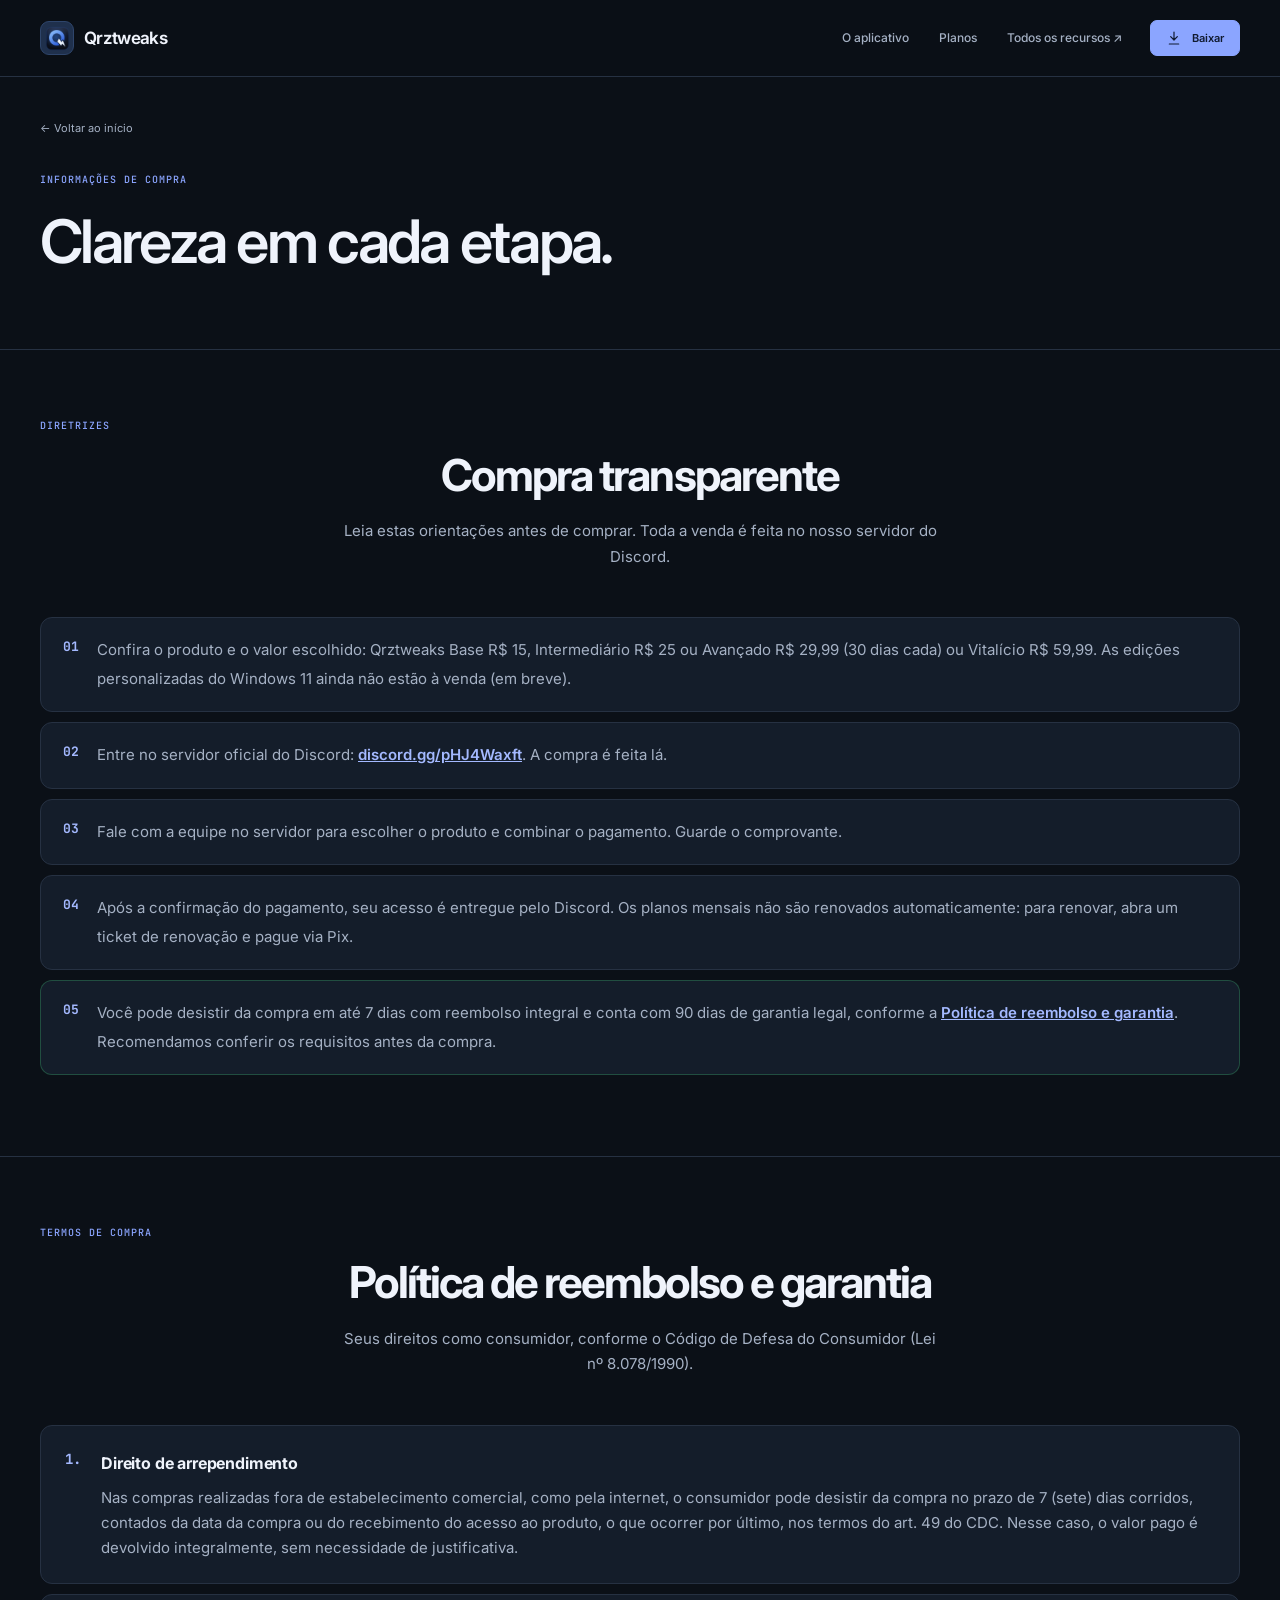
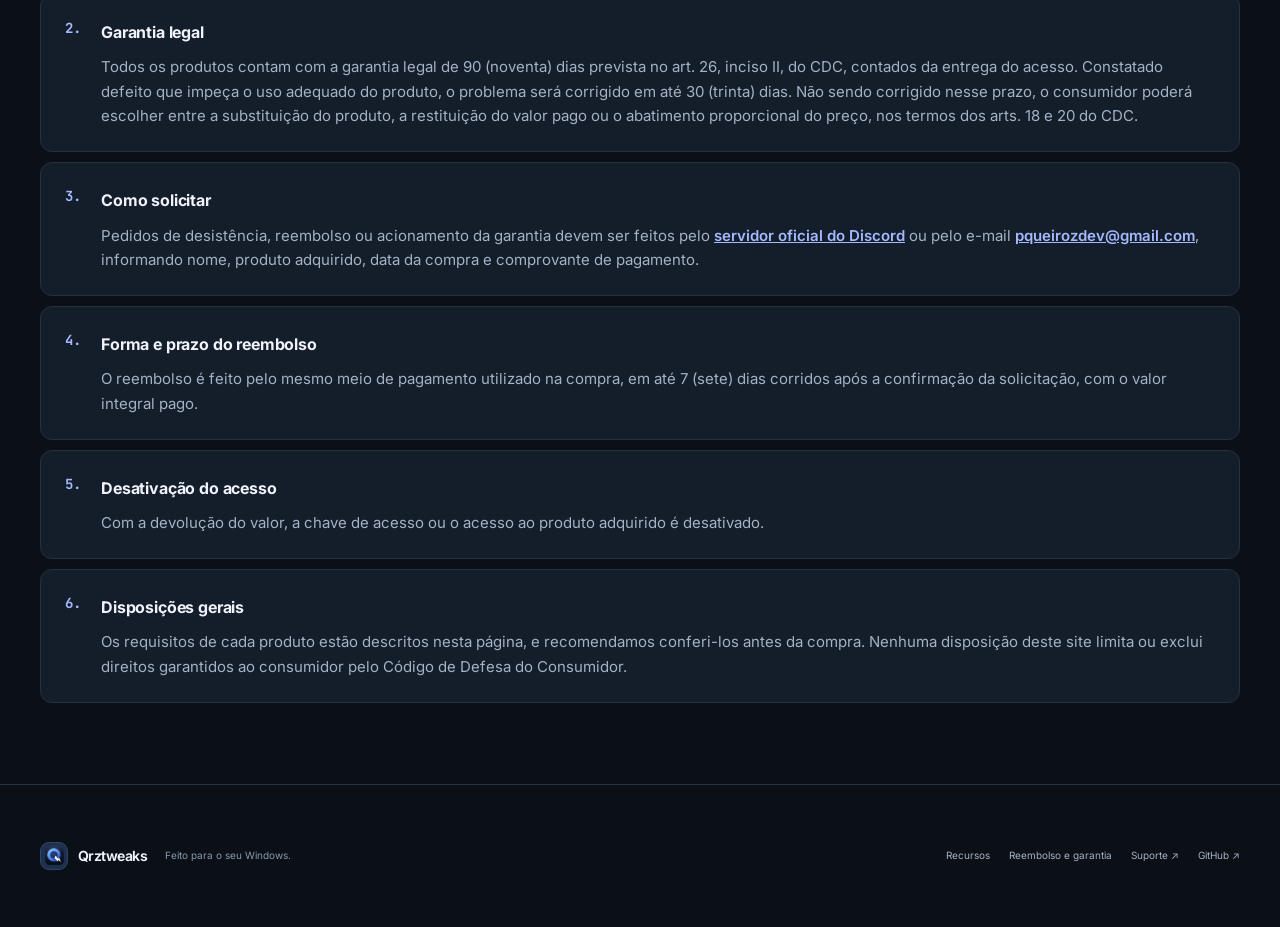
<file: site/termos.html>
<!doctype html>
<html lang="pt-BR" data-motion="calm">
<head>
  <meta charset="utf-8">
  <meta name="viewport" content="width=device-width, initial-scale=1">
  <meta name="description" content="Qrztweaks: Modo Jogo, perfil NVIDIA, plano de energia de baixa latência, editor de BIOS e otimizações do Windows com backup e reversão. Planos Base, Intermediário, Avançado e Vitalício, e, em breve, edições personalizadas do Windows 11.">
  <meta name="theme-color" content="#0b1017">
  <meta property="og:title" content="Qrztweaks · Mais FPS com controle total">
  <meta property="og:description" content="Otimização do Windows com backup e reversão. Planos a partir de R$ 15 por mês, ou o app completo para sempre por R$ 59,99.">
  <meta property="og:image" content="https://qrztwk.pqueirozdev.com.br/assets/shots/visao-geral.jpg">
  <meta property="og:url" content="https://qrztwk.pqueirozdev.com.br/">
  <meta property="og:type" content="website">
  <meta property="og:locale" content="pt_BR">
  <meta name="twitter:card" content="summary_large_image">
  <link rel="canonical" href="https://qrztwk.pqueirozdev.com.br/termos.html">
  <title>Qrztweaks · Otimizador de PC com Smart Optimize e Performance Lab</title>
  <script type="application/ld+json">
  {
    "@context": "https://schema.org",
    "@type": "SoftwareApplication",
    "name": "Qrztweaks",
    "applicationCategory": "UtilitiesApplication",
    "operatingSystem": "Windows 10, Windows 11 (x64)",
    "url": "https://qrztwk.pqueirozdev.com.br/",
    "downloadUrl": "https://github.com/PQueirozDev/Optimizer/releases/latest",
    "description": "Otimização do Windows com análise do PC, recomendações por objetivo, backup, reversão e medição real de FPS e frametime.",
    "offers": [
      { "@type": "Offer", "name": "Base (30 dias)", "price": "15.00", "priceCurrency": "BRL" },
      { "@type": "Offer", "name": "Intermediário (30 dias)", "price": "25.00", "priceCurrency": "BRL" },
      { "@type": "Offer", "name": "Avançado (30 dias)", "price": "29.99", "priceCurrency": "BRL" },
      { "@type": "Offer", "name": "Vitalício", "price": "59.99", "priceCurrency": "BRL" }
    ]
  }
  </script>
  <link rel="preconnect" href="https://fonts.googleapis.com">
  <link rel="preconnect" href="https://fonts.gstatic.com" crossorigin>
  <link href="https://fonts.googleapis.com/css2?family=Inter:wght@400;500;600;700;800&family=JetBrains+Mono:wght@500;700&display=swap" rel="stylesheet">
  <link rel="stylesheet" href="styles.css">
  <link rel="stylesheet" href="showcase.css">
  <link rel="stylesheet" href="theme.css">
  <!-- Mesmo ícone do Qrztweaks (PQueirozOptimizer/Assets/app.ico e app.png) -->
  <link rel="icon" href="favicon.ico" sizes="any">
  <link rel="icon" type="image/png" sizes="32x32" href="assets/favicon-32.png">
  <link rel="apple-touch-icon" href="assets/apple-touch-icon.png">
  <script>document.documentElement.classList.add("js");</script>
</head>
<body class="detail-page">  <svg width="0" height="0" style="position:absolute" aria-hidden="true">
    <defs>
      <symbol id="i-zap" viewBox="0 0 24 24"><path d="M13 2 4 14h7l-1 8 9-12h-7l1-8Z"/></symbol>
      <symbol id="i-cpu" viewBox="0 0 24 24"><rect x="5" y="5" width="14" height="14" rx="2"/><rect x="9" y="9" width="6" height="6"/><path d="M9 2v3M15 2v3M9 19v3M15 19v3M2 9h3M2 15h3M19 9h3M19 15h3"/></symbol>
      <symbol id="i-shield" viewBox="0 0 24 24"><path d="M12 22s8-3.5 8-10V5l-8-3-8 3v7c0 6.5 8 10 8 10Z"/></symbol>
      <symbol id="i-clock" viewBox="0 0 24 24"><circle cx="12" cy="12" r="9"/><path d="M12 7v5l3 2"/></symbol>
      <symbol id="i-layers" viewBox="0 0 24 24"><path d="m12 3 9 5-9 5-9-5 9-5Z"/><path d="m3 13 9 5 9-5"/></symbol>
      <symbol id="i-broom" viewBox="0 0 24 24"><path d="M19 3 11 11"/><path d="M11 11c-3 0-6 2-7 6l3 3c4-1 6-4 6-7l-2-2Z"/><path d="m7 14 3 3"/></symbol>
      <symbol id="i-undo" viewBox="0 0 24 24"><path d="M9 14 4 9l5-5"/><path d="M4 9h11a5 5 0 0 1 0 10h-3"/></symbol>
      <symbol id="i-chart" viewBox="0 0 24 24"><path d="M3 3v18h18"/><path d="M7 15l4-4 3 3 5-6"/></symbol>
      <symbol id="i-check" viewBox="0 0 24 24"><path d="M20 6 9 17l-5-5"/></symbol>
      <symbol id="i-x" viewBox="0 0 24 24"><path d="M18 6 6 18M6 6l12 12"/></symbol>
      <symbol id="i-plus" viewBox="0 0 24 24"><path d="M12 5v14M5 12h14"/></symbol>
      <symbol id="i-arrow" viewBox="0 0 24 24"><path d="M5 12h14M13 6l6 6-6 6"/></symbol>
      <symbol id="i-up" viewBox="0 0 24 24"><path d="M12 19V5M6 11l6-6 6 6"/></symbol>
      <symbol id="i-chat" viewBox="0 0 24 24"><path d="M21 12a8 8 0 0 1-11.6 7.1L4 20l1-4.6A8 8 0 1 1 21 12Z"/><path d="M8.5 12h.01M12 12h.01M15.5 12h.01"/></symbol>
      <symbol id="i-key" viewBox="0 0 24 24"><circle cx="7.5" cy="15.5" r="4.5"/><path d="m10.7 12.3 9.3-9.3M17 6l3 3M14 9l2 2"/></symbol>
      <symbol id="i-refresh" viewBox="0 0 24 24"><path d="M21 12a9 9 0 0 1-15.5 6.2L3 16"/><path d="M3 12a9 9 0 0 1 15.5-6.2L21 8"/><path d="M21 3v5h-5M3 21v-5h5"/></symbol>
      <symbol id="i-infinity" viewBox="0 0 24 24"><path d="M12 12c-2-2.7-4-4-6-4a4 4 0 0 0 0 8c2 0 4-1.3 6-4Zm0 0c2 2.7 4 4 6 4a4 4 0 0 0 0-8c-2 0-4 1.3-6 4Z"/></symbol>
      <symbol id="i-pix" viewBox="0 0 24 24"><path d="m12 3 4 4-4 4-4-4 4-4Z"/><path d="m12 13 4 4-4 4-4-4 4-4Z"/><path d="m3 12 4-4 4 4-4 4-4-4Z"/><path d="m13 12 4-4 4 4-4 4-4-4Z"/></symbol>
      <symbol id="i-download" viewBox="0 0 24 24"><path d="M12 3v12M7 10l5 5 5-5"/><path d="M5 21h14"/></symbol>
      <symbol id="i-menu" viewBox="0 0 24 24"><path d="M4 7h16M4 12h16M4 17h16"/></symbol>
    </defs>
  </svg>

<header class="topbar"><div class="container topbar-inner"><a class="brand" href="index.html" aria-label="Qrztweaks, início"><span class="brand-mark"><img src="assets/logo.png" width="26" height="26" alt=""></span><span>Qrztweaks</span></a><nav class="nav" id="nav" aria-label="Principal"><a href="index.html#recursos">O aplicativo</a><a href="index.html#comprar">Planos</a><a href="recursos.html">Todos os recursos <span aria-hidden="true">↗</span></a></nav><div class="topbar-actions"><a class="btn btn-primary btn-sm" href="https://github.com/PQueirozDev/Optimizer/releases/latest" data-download-link><svg class="icon"><use href="#i-download"/></svg>Baixar</a><button class="menu-toggle" aria-label="Abrir menu" aria-expanded="false" aria-controls="nav"><svg class="icon"><use href="#i-menu"/></svg></button></div></div></header><main id="conteudo"><div class="container page-intro"><a class="back-link" href="index.html">← Voltar ao início</a><p class="eyebrow">INFORMAÇÕES DE COMPRA</p><h1>Clareza em cada etapa.</h1></div><section id="diretrizes" class="section">
      <div class="container narrow center">
        <p class="kicker reveal">Diretrizes</p>
        <h2 class="reveal">Compra transparente</h2>
        <p class="section-lead reveal">Leia estas orientações antes de comprar. Toda a venda é feita no nosso servidor do Discord.</p>
      </div>
      <ol class="container narrow rules reveal">
        <li>Confira o produto e o valor escolhido: Qrztweaks Base R$ 15, Intermediário R$ 25 ou Avançado R$ 29,99 (30 dias cada) ou Vitalício R$ 59,99. As edições personalizadas do Windows 11 ainda não estão à venda (em breve).</li>
        <li>Entre no servidor oficial do Discord: <a href="https://discord.gg/pHJ4Waxft" target="_blank" rel="noreferrer">discord.gg/pHJ4Waxft</a>. A compra é feita lá.</li>
        <li>Fale com a equipe no servidor para escolher o produto e combinar o pagamento. Guarde o comprovante.</li>
        <li>Após a confirmação do pagamento, seu acesso é entregue pelo Discord. Os planos mensais não são renovados automaticamente: para renovar, abra um ticket de renovação e pague via Pix.</li>
        <li>Você pode desistir da compra em até 7 dias com reembolso integral e conta com 90 dias de garantia legal, conforme a <a href="#reembolso">Política de reembolso e garantia</a>. Recomendamos conferir os requisitos antes da compra.</li>
      </ol>
    </section>
<section id="reembolso" class="section">
      <div class="container narrow center">
        <p class="kicker reveal">Termos de compra</p>
        <h2 class="reveal">Política de reembolso e garantia</h2>
        <p class="section-lead reveal">Seus direitos como consumidor, conforme o Código de Defesa do Consumidor (Lei nº 8.078/1990).</p>
      </div>
      <ol class="container narrow policy reveal">
        <li><h3>Direito de arrependimento</h3><p>Nas compras realizadas fora de estabelecimento comercial, como pela internet, o consumidor pode desistir da compra no prazo de 7 (sete) dias corridos, contados da data da compra ou do recebimento do acesso ao produto, o que ocorrer por último, nos termos do art. 49 do CDC. Nesse caso, o valor pago é devolvido integralmente, sem necessidade de justificativa.</p></li>
        <li><h3>Garantia legal</h3><p>Todos os produtos contam com a garantia legal de 90 (noventa) dias prevista no art. 26, inciso II, do CDC, contados da entrega do acesso. Constatado defeito que impeça o uso adequado do produto, o problema será corrigido em até 30 (trinta) dias. Não sendo corrigido nesse prazo, o consumidor poderá escolher entre a substituição do produto, a restituição do valor pago ou o abatimento proporcional do preço, nos termos dos arts. 18 e 20 do CDC.</p></li>
        <li><h3>Como solicitar</h3><p>Pedidos de desistência, reembolso ou acionamento da garantia devem ser feitos pelo <a href="https://discord.gg/pHJ4Waxft" target="_blank" rel="noreferrer">servidor oficial do Discord</a> ou pelo e-mail <a href="mailto:pqueirozdev@gmail.com">pqueirozdev@gmail.com</a>, informando nome, produto adquirido, data da compra e comprovante de pagamento.</p></li>
        <li><h3>Forma e prazo do reembolso</h3><p>O reembolso é feito pelo mesmo meio de pagamento utilizado na compra, em até 7 (sete) dias corridos após a confirmação da solicitação, com o valor integral pago.</p></li>
        <li><h3>Desativação do acesso</h3><p>Com a devolução do valor, a chave de acesso ou o acesso ao produto adquirido é desativado.</p></li>
        <li><h3>Disposições gerais</h3><p>Os requisitos de cada produto estão descritos nesta página, e recomendamos conferi-los antes da compra. Nenhuma disposição deste site limita ou exclui direitos garantidos ao consumidor pelo Código de Defesa do Consumidor.</p></li>
      </ol>
    </section></main><footer class="footer"><div class="container footer-inner"><a class="brand" href="index.html" aria-label="Qrztweaks, início"><span class="brand-mark"><img src="assets/logo.png" width="26" height="26" alt=""></span><span>Qrztweaks</span></a><span class="footer-note">Feito para o seu Windows.</span><div class="footer-links"><a href="recursos.html">Recursos</a><a href="termos.html#reembolso">Reembolso e garantia</a><a href="https://discord.gg/pHJ4Waxft" target="_blank" rel="noreferrer">Suporte ↗</a><a href="https://github.com/PQueirozDev/Optimizer" target="_blank" rel="noreferrer">GitHub ↗</a></div></div></footer><script src="landing.js"></script></body></html>
</file>
<file: site/theme.css>
/* Grafite e azul suave, como no aplicativo. */
:root{color-scheme:dark;--bg:#0b1017;--bg-raised:#111924;--card:#141d2a;--card-hover:#192435;--inset:#101721;--line:#263142;--line-strong:#3a4961;--text:#eff3fb;--muted:#a5b1c4;--faint:#8798b0;--accent:#8ba5ff;--accent-bright:#a4b9ff;--accent-soft:#1e2c48;--accent-glow:transparent;--ok:#70cdbe;--radius:12px;--radius-lg:16px;--sans:"Inter",system-ui,-apple-system,"Segoe UI",sans-serif;--mono:"JetBrains Mono","Cascadia Code",monospace}
*,*::before,*::after{box-sizing:border-box}
html{scroll-behavior:smooth;scroll-padding-top:96px}
body{margin:0;background:var(--bg);color:var(--text);font:400 14px/1.7 var(--sans);-webkit-font-smoothing:antialiased}
a{color:inherit}button,input{font:inherit}button{cursor:pointer}img{display:block;max-width:100%}
::selection{background:#36549c;color:#fff}:focus-visible{outline:2px solid var(--accent);outline-offset:5px}
.container{width:min(1200px,calc(100% - 72px));margin-inline:auto}
.icon{width:18px;height:18px;fill:none;stroke:currentColor;stroke-width:1.8;stroke-linecap:round;stroke-linejoin:round;flex:none}
.eyebrow,.kicker{display:flex;align-items:center;gap:9px;margin:0 0 16px;color:var(--accent);font:500 10px/1.6 var(--mono);letter-spacing:.1em}
h1,h2,h3,p{margin-top:0}h1,h2,h3{font-weight:600;letter-spacing:-.045em}
h2{font-size:clamp(28px,3vw,38px);line-height:1.15;margin-bottom:0}
.lead{max-width:380px;font-size:14px;line-height:1.9;color:var(--muted)}
.status-dot{display:inline-block;width:5px;height:5px;border-radius:50%;background:var(--ok);flex:none}
.text-link{color:var(--accent-bright);text-decoration:none;font-size:12px;font-weight:500}.text-link:hover{text-decoration:underline;text-underline-offset:5px}
.skip-link{position:fixed;top:-100px;left:20px;z-index:100;padding:12px 20px;background:var(--accent);color:#0d172d;border-radius:7px}.skip-link:focus{top:10px}
.topbar{position:sticky;top:0;z-index:20;background:#0b1017f5;border-bottom:1px solid var(--line);backdrop-filter:blur(14px)}
.topbar-inner{display:flex;align-items:center;justify-content:space-between;gap:28px;min-height:76px}
.brand{display:inline-flex;align-items:center;gap:10px;text-decoration:none;font-size:17px;font-weight:650;letter-spacing:-.04em;flex:none}
.brand-mark{display:grid;place-items:center;width:34px;height:34px;background:#1f304c;border:1px solid #2e456b;border-radius:9px}.brand-mark img{width:25px;height:25px}
.nav{display:flex;justify-content:center;gap:30px;margin-left:auto}.nav a{text-decoration:none;color:var(--muted);font-size:12px}.nav a:hover{color:var(--text)}
.topbar-actions{display:flex;align-items:center;gap:12px}
.btn{display:inline-flex;align-items:center;justify-content:center;gap:10px;min-height:46px;padding:12px 20px;border:1px solid var(--line-strong);border-radius:7px;color:var(--text);background:transparent;text-decoration:none;font-size:12px;font-weight:600;line-height:1.5;white-space:nowrap;transition:background .18s,border-color .18s,transform .18s;box-shadow:none}
.btn:hover{border-color:#657a9c;background:#1b283b;transform:translateY(-1px)}
.btn-primary{background:var(--accent);color:#101a30;border-color:var(--accent)}.btn-primary:hover{background:#a7baff;border-color:#a7baff}
.btn-quiet{border-color:transparent;padding-inline:12px;color:var(--text)}.btn-quiet:hover{border-color:var(--line)}
.btn-sm{min-height:36px;padding:8px 15px;font-size:11px}.btn-block{width:100%}
.menu-toggle{display:none;align-items:center;justify-content:center;width:36px;height:36px;color:var(--text);background:transparent;border:1px solid var(--line);border-radius:7px}

/* Apresentação e tela real do produto. */
.compact .hero{padding:58px 0 54px}
.compact .hero-inner{display:grid;grid-template-columns:.78fr 1.22fr;align-items:center;gap:54px}
.compact .hero h1{margin:22px 0;font-size:clamp(60px,6.4vw,82px);line-height:1;letter-spacing:-.065em}.hero h1 span{color:var(--accent)}
.compact .hero .lead{margin-bottom:0}
.hero-actions{display:flex;flex-wrap:wrap;align-items:center;gap:8px;margin-top:26px}
.download-hint{color:var(--faint);font-size:10px;margin:10px 0 0}
.hero-trust{display:flex;flex-wrap:wrap;gap:19px;margin-top:25px;color:var(--muted);font-size:10px}.hero-trust span{display:flex;align-items:center;gap:6px}.hero-trust .icon{width:13px;height:13px;color:var(--ok)}
.product-view{margin:0;padding:18px;background:#131e2e;border:1px solid #2d3b51;border-radius:12px;box-shadow:0 24px 60px #0003;min-width:0}
.product-caption{display:flex;align-items:center;justify-content:space-between;gap:15px;margin-bottom:18px;color:#9faec7;font:500 8px/1.5 var(--mono);letter-spacing:.05em}.version{color:#a8bfff}
.product-view>img{width:100%;height:auto;border:1px solid #364257;border-radius:5px}
.product-view figcaption{display:flex;justify-content:space-between;align-items:center;gap:12px;padding-top:16px;color:var(--muted);font-size:9px}.product-view figcaption span{display:flex;align-items:center;gap:6px}.product-view figcaption a{color:var(--accent-bright);text-decoration:none}

.feature-section{border-top:1px solid var(--line);padding:46px 0 48px}
.section-head{display:flex;justify-content:space-between;align-items:flex-end;gap:28px;margin-bottom:26px}.section-head .eyebrow{margin-bottom:10px}
.section-note{margin:0;color:var(--muted);font-size:11px;line-height:1.8}
.feature-grid{display:grid;grid-template-columns:repeat(3,minmax(0,1fr));gap:0;border:1px solid var(--line);border-radius:10px;overflow:hidden}
.feature{position:relative;padding:24px 27px;background:#111925;border-left:1px solid var(--line)}.feature:first-child{border-left:0}
.feature-number{position:absolute;top:24px;right:25px;color:#8190a9;font:9px var(--mono)}
.feature-icon{color:var(--accent);margin-bottom:16px;width:20px;height:20px}.feature h3{font-size:18px;margin-bottom:9px}.feature p{color:var(--muted);font-size:12px;line-height:1.8;margin-bottom:0;max-width:290px}
.download-section{padding:0 0 48px}
.download-strip{display:flex;justify-content:space-between;align-items:center;gap:25px;padding:23px 27px;border:1px solid #314568;border-radius:10px;background:#16233a}
.download-intro{display:flex;align-items:center;gap:18px}
.download-symbol{display:grid;place-items:center;width:40px;height:40px;border-radius:9px;background:#243656;color:#b4c7ff;flex:none}
.download-intro h2{font-size:19px;letter-spacing:-.035em}.download-intro p{color:#afbed6;font-size:11px;margin:4px 0 0}

/* Preços iguais aos planos do aplicativo, sem renovação automática. */
.pricing-section{border-top:1px solid var(--line);background:#0e1520;padding:46px 0 38px}
.plans{display:grid;grid-template-columns:repeat(4,minmax(0,1fr));gap:14px}.plans.container{width:100%}
.plan{position:relative;display:flex;flex-direction:column;padding:24px 20px 20px;border:1px solid var(--line);border-radius:10px;background:#131c2a}
.plan.featured{border-color:#748fdf;background:#1c2b47}
.plan-icon{display:grid;place-items:center;width:32px;height:32px;background:#20304b;border-radius:7px;color:var(--accent);margin-bottom:19px}.plan-icon .icon{width:16px;height:16px}
.plan-tag{color:var(--muted);font-size:9px;letter-spacing:.03em;margin-bottom:5px}.plan h3{margin:0 0 16px;font-size:20px}
.price{display:flex;align-items:baseline;gap:3px;font-size:36px;line-height:1.2;font-weight:600;letter-spacing:-.055em;margin-bottom:8px}.price small{font-size:13px;font-weight:500;letter-spacing:-.02em;margin-right:3px}.price span{font-size:10px;color:var(--muted);font-weight:400;letter-spacing:0}
.price-note{min-height:35px;margin-bottom:16px;color:var(--muted);font-size:10px;line-height:1.7}
.checks{display:grid;gap:11px;margin:0 0 23px;padding:0;list-style:none;font-size:10px;line-height:1.65;color:#bbc6d9}.checks li{display:flex;align-items:flex-start;gap:7px}.checks .icon{color:var(--ok);width:13px;height:13px;margin-top:2px}
.plan .btn{min-height:40px;font-size:10px;padding:10px 8px;margin-top:auto}
.plan-badge{position:absolute;top:-10px;right:15px;padding:4px 8px;border-radius:4px;background:var(--accent);color:#101a30;font-size:8px;font-weight:600}.plan-badge-alt{background:#263851;color:#b7c8e9;border:1px solid #3e5575}
.payment-note{margin:20px 0 0;text-align:center;color:var(--muted);font-size:10px}.payment-note a{color:var(--accent-bright);text-underline-offset:3px}
.faq-section{border-top:1px solid var(--line);padding:45px 0}
.faq-layout{display:grid;grid-template-columns:.8fr 1.2fr;gap:70px}.faq-layout h2{margin-bottom:20px}
.compact .faq{border-top:1px solid var(--line)}.compact .faq details{border-bottom:1px solid var(--line);padding:0}
.compact .faq summary{display:flex;justify-content:space-between;align-items:center;gap:20px;list-style:none;padding:16px 0;cursor:pointer;font-size:12px;font-weight:500}
.faq summary::-webkit-details-marker{display:none}.faq summary span{font-size:18px;color:var(--accent)}.faq details[open] summary span{transform:rotate(45deg)}
.compact .faq details>p{margin:0 0 17px;max-width:560px;color:var(--muted);font-size:11px;line-height:1.85}
.footer{border-top:1px solid var(--line);padding:27px 0;background:var(--bg)}.footer-inner{display:flex;flex-wrap:wrap;align-items:center;gap:18px}
.footer .brand{font-size:14px}.footer .brand-mark{width:28px;height:28px}.footer .brand-mark img{width:21px;height:21px}.footer-note{color:var(--faint);font-size:10px}
.footer-links{display:flex;flex-wrap:wrap;gap:19px;margin-left:auto}.footer-links a{color:var(--muted);font-size:10px;text-decoration:none}.footer-links a:hover{color:var(--text)}

/* Detalhes e políticas continuam disponíveis em páginas de apoio. */
.detail-page .section{padding:68px 0;border-top:1px solid var(--line)}.detail-page .section h2{font-size:clamp(30px,4vw,44px);line-height:1.15}.detail-page .section-lead{color:var(--muted);font-size:15px}
.page-intro{padding-top:38px;padding-bottom:55px}.page-intro h1{font-size:clamp(40px,5vw,60px);line-height:1.1;margin:20px 0}.page-intro .lead{max-width:600px}
.back-link{display:inline-block;color:var(--muted);text-decoration:none;margin-bottom:34px;font-size:11px}
.detail-page .reveal{opacity:1;transform:none;filter:none}.detail-page .card,.detail-page .show-media,.detail-page .shot{background:var(--card);border-color:var(--line);box-shadow:none;transform:none}
.detail-page .show-media,.detail-page .show-row:hover .show-media{transform:none;box-shadow:none}
.detail-page .hero-stage::after,.detail-page .show-media::before,.fx-aurora,.fx-grid,.fx-spot,.fx-trail{display:none!important}
.detail-page .rules,.detail-page .policy{color:var(--muted);font-size:13px;line-height:1.9}.detail-page .policy h3,.detail-page .rules h3{color:var(--text)}
.detail-page .buy-box,.detail-page .recover,.detail-page .iso-card{background:var(--card);border-color:var(--line)}.detail-page .nav a{padding:0}

@media(min-width:1600px){.compact .hero{padding-block:70px}}
@media(max-width:1100px){
 .container{width:calc(100% - 48px)}.compact .hero-inner{gap:30px;grid-template-columns:.8fr 1.2fr}.compact .hero h1{font-size:68px}
 .product-view{padding:13px}.product-caption{font-size:7px}.product-view figcaption{font-size:8px}
 .plan{padding:22px 15px 17px}.plans{gap:12px}.price{font-size:30px}.plan h3{font-size:18px}.feature{padding:22px}.feature h3{font-size:17px}
}
@media(max-width:850px){
 .topbar-inner{min-height:68px;gap:15px}.nav{gap:18px}.nav a{font-size:10px}
 .compact .hero{padding-block:40px}.compact .hero-inner{grid-template-columns:1fr;gap:32px}.hero-copy{max-width:600px}.compact .hero h1{font-size:70px}.compact .hero .lead{max-width:480px}
 .product-view{padding:18px}.product-caption{font-size:8px}.product-view figcaption{font-size:10px}
 .feature-grid{grid-template-columns:1fr}.feature{border-left:0;border-top:1px solid var(--line);padding:23px}.feature:first-child{border-top:0}.feature p{max-width:none}.feature-icon{margin-bottom:11px}.feature h3{font-size:18px}
 .plans{grid-template-columns:repeat(2,minmax(0,1fr));gap:20px 15px}.plan{padding:25px 22px 22px}.plan h3{font-size:20px}.price{font-size:35px}.checks{font-size:11px}
 .section-head{align-items:flex-start}.section-note{max-width:230px;font-size:10px}.download-intro h2{font-size:16px}.download-intro{gap:12px}.download-symbol{display:none}.download-strip{padding:23px;gap:20px}.download-strip .btn{font-size:10px;padding-inline:14px}.faq-layout{gap:35px}
}
@media(max-width:580px){
 .container{width:calc(100% - 36px)}.topbar-inner{min-height:64px}.brand{font-size:16px}.brand-mark{width:29px;height:29px}.brand-mark img{width:22px;height:22px}.topbar-actions{margin-left:auto;gap:8px}.menu-toggle{display:inline-flex}
 .js .nav{display:none}.js .nav.open{position:absolute;top:64px;left:0;right:0;display:flex;flex-direction:column;align-items:stretch;padding:22px;border-bottom:1px solid var(--line);background:#111924;gap:17px}.nav a{font-size:12px}
 .compact .hero{padding:33px 0}.compact .hero h1{font-size:66px;margin-block:20px}.compact .hero .lead{font-size:13px}.eyebrow{font-size:9px}.hero-actions{margin-top:23px}.btn{min-height:43px;padding-inline:16px;font-size:11px}.btn-sm{min-height:33px;padding:7px 12px;font-size:10px}.hero-trust{margin-top:18px;gap:15px;font-size:9px}
 .product-view{padding:11px;border-radius:9px}.product-caption{font-size:6px;margin-bottom:12px}.product-view figcaption{font-size:7px;padding-top:11px}
 .section-head{flex-direction:column;gap:17px;margin-bottom:23px}h2{font-size:29px}.feature-section,.pricing-section,.faq-section{padding-block:33px}.feature{padding:20px}.feature p{font-size:11px}.feature h3{font-size:17px}
 .download-section{padding-bottom:32px}.download-strip{flex-direction:column;align-items:stretch;padding:22px;gap:18px}.download-intro h2{font-size:18px}.download-intro p{font-size:10px}.download-strip .btn{font-size:12px}
 .plans{grid-template-columns:1fr;gap:21px}.plan{padding:24px}.price-note{min-height:0}.plan .checks{margin-bottom:20px}.plan-icon{position:absolute;top:23px;right:22px;margin:0}.plan h3{margin-bottom:17px}.plan .btn{font-size:12px}.payment-note{font-size:9px}
 .faq-layout{grid-template-columns:1fr;gap:25px}.faq-layout h2{margin-bottom:15px}.compact .faq summary{font-size:11px}.footer-inner{gap:16px}.footer-links{margin-left:0;width:100%;gap:14px}.footer-links a{font-size:9px}.footer-note{margin-left:auto;font-size:9px}.detail-page .section{padding-block:40px}.page-intro h1{font-size:38px}
}
@media(prefers-reduced-motion:reduce){html{scroll-behavior:auto}*,*::before,*::after{animation:none!important;transition:none!important}}
</file>
<file: site/styles.css>
/* ==========================================================================
   Qrztweaks — site
   Fundo quase preto, cards grafite, tipografia Inter pesada e rótulos mono.
   A cor de destaque inteira sai de --accent (e das variações logo abaixo).
   ========================================================================== */

:root {
  --bg: #060709;
  --bg-raised: #0d0e12;
  --card: #131419;
  --card-hover: #17181e;
  --inset: #09090c;
  --line: rgba(255, 255, 255, 0.07);
  --line-strong: rgba(255, 255, 255, 0.13);
  --text: #f5f6f8;
  --muted: #9a9fab;
  --faint: #626773;
  --accent: #2f7bff;
  --accent-bright: #5c9bff;
  --accent-soft: rgba(47, 123, 255, 0.14);
  --accent-glow: rgba(47, 123, 255, 0.45);
  --ok: #4ade80;
  --radius: 16px;
  --radius-lg: 22px;
  --ease: cubic-bezier(0.22, 1, 0.36, 1);
  --sans: "Inter", system-ui, -apple-system, "Segoe UI", sans-serif;
  --mono: "JetBrains Mono", ui-monospace, "Cascadia Code", monospace;
}

*,
*::before,
*::after {
  box-sizing: border-box;
}

html {
  scroll-behavior: smooth;
  scroll-padding-top: 88px;
  overflow-x: clip;
  -webkit-text-size-adjust: 100%;
}

body {
  margin: 0;
  min-width: 320px;
  background: var(--bg);
  color: var(--text);
  font: 400 16px/1.6 var(--sans);
  -webkit-font-smoothing: antialiased;
}

a {
  color: inherit;
}

img,
svg {
  display: block;
}

h1,
h2,
h3 {
  margin: 0;
  letter-spacing: -0.03em;
  text-wrap: balance;
}

::selection {
  background: var(--accent-soft);
}

:focus-visible {
  outline: 2px solid var(--accent-bright);
  outline-offset: 3px;
  border-radius: 10px;
}

.container {
  width: min(1120px, calc(100% - 48px));
  margin-inline: auto;
}

.narrow {
  width: min(760px, calc(100% - 48px));
}

.center {
  text-align: center;
}

.muted {
  color: var(--muted);
}

.mono {
  font-family: var(--mono);
}

.icon {
  width: 20px;
  height: 20px;
  fill: none;
  stroke: currentColor;
  stroke-width: 2;
  stroke-linecap: round;
  stroke-linejoin: round;
  flex: none;
}

.accent {
  color: var(--accent-bright);
}

.kicker {
  margin: 0 0 16px;
  color: var(--accent-bright);
  font: 700 12px var(--mono);
  letter-spacing: 0.18em;
  text-transform: uppercase;
}

/* --- Botões ------------------------------------------------------------------ */

.btn {
  display: inline-flex;
  align-items: center;
  justify-content: center;
  gap: 8px;
  padding: 12px 22px;
  border: 1px solid transparent;
  border-radius: 12px;
  font: 700 15px var(--sans);
  text-decoration: none;
  white-space: nowrap;
  cursor: pointer;
  transition:
    transform 0.25s var(--ease),
    box-shadow 0.25s,
    background 0.25s,
    border-color 0.25s;
}

.btn:hover {
  transform: translateY(-1px);
}

.btn-primary {
  background: var(--accent);
  color: #fff;
  box-shadow:
    0 0 0 1px rgba(255, 255, 255, 0.08) inset,
    0 8px 28px -8px var(--accent-glow);
}

.btn-primary:hover {
  background: #3d86ff;
  box-shadow:
    0 0 0 1px rgba(255, 255, 255, 0.12) inset,
    0 12px 36px -8px var(--accent-glow);
}

.btn-outline {
  background: rgba(255, 255, 255, 0.02);
  border-color: var(--line-strong);
  color: var(--text);
}

.btn-outline:hover {
  background: rgba(255, 255, 255, 0.05);
  border-color: rgba(255, 255, 255, 0.24);
}

.btn-sm {
  padding: 9px 16px;
  border-radius: 10px;
  font-size: 14px;
}

.btn-lg {
  padding: 15px 28px;
  font-size: 16px;
}

.btn-block {
  width: 100%;
}

/* --- Topo -------------------------------------------------------------------- */

.topbar {
  position: sticky;
  top: 0;
  z-index: 40;
  background: rgba(6, 7, 9, 0.78);
  border-bottom: 1px solid var(--line);
  backdrop-filter: blur(14px) saturate(1.3);
  -webkit-backdrop-filter: blur(14px) saturate(1.3);
}

.topbar-inner {
  height: 68px;
  display: flex;
  align-items: center;
  gap: 24px;
}

.brand {
  display: inline-flex;
  align-items: center;
  gap: 10px;
  font-weight: 700;
  font-size: 17px;
  letter-spacing: -0.02em;
  text-decoration: none;
}

.brand small {
  color: var(--faint);
  font-weight: 500;
  font-size: 14px;
}

.brand small::before {
  content: "/";
  margin-right: 8px;
  color: var(--line-strong);
}

.brand-mark {
  display: grid;
  place-items: center;
  width: 30px;
  height: 30px;
  border-radius: 9px;
  background: linear-gradient(145deg, #3d86ff, #1b4fd1);
  color: #fff;
  font: 800 15px var(--sans);
  box-shadow: 0 4px 16px -4px var(--accent-glow);
}

.brand-mark.sm {
  width: 24px;
  height: 24px;
  border-radius: 7px;
  font-size: 12px;
}

.nav {
  display: flex;
  gap: 4px;
  margin-left: auto;
}

.nav a {
  padding: 8px 12px;
  border-radius: 8px;
  color: var(--muted);
  font-size: 14px;
  font-weight: 500;
  text-decoration: none;
  transition:
    color 0.2s,
    background 0.2s;
}

.nav a:hover {
  color: var(--text);
  background: rgba(255, 255, 255, 0.04);
}

.topbar-actions {
  display: flex;
  gap: 10px;
}

/* --- Hero -------------------------------------------------------------------- */

.hero {
  position: relative;
  overflow: hidden;
  padding: 120px 0 100px;
}

.particles {
  position: absolute;
  inset: 0;
  width: 100%;
  height: 100%;
  mask-image: radial-gradient(ellipse 60% 70% at 50% 45%, #000 20%, transparent 80%);
}

.hero-glow {
  position: absolute;
  left: 50%;
  bottom: -220px;
  width: 900px;
  height: 420px;
  transform: translateX(-50%);
  background: radial-gradient(ellipse, rgba(47, 123, 255, 0.16), transparent 70%);
  pointer-events: none;
}

.hero-inner {
  position: relative;
  text-align: center;
}

.hero h1 {
  max-width: 820px;
  margin-inline: auto;
  font-size: clamp(44px, 7vw, 76px);
  font-weight: 800;
  line-height: 1.04;
  letter-spacing: -0.04em;
}

.lead {
  max-width: 560px;
  margin: 26px auto 0;
  color: var(--muted);
  font-size: 18px;
}

.hero-actions {
  display: flex;
  flex-wrap: wrap;
  justify-content: center;
  gap: 12px;
  margin-top: 36px;
}

.meta {
  margin: 26px 0 0;
  color: var(--faint);
  font: 500 13px var(--mono);
}

/* --- Números ----------------------------------------------------------------- */

.stats {
  position: relative;
  display: grid;
  grid-template-columns: repeat(4, minmax(0, 1fr));
  gap: 16px;
  margin-top: -20px;
}

.stat {
  display: flex;
  flex-direction: column;
  align-items: center;
  gap: 10px;
  padding: 28px 20px;
  border: 1px solid var(--line);
  border-radius: var(--radius);
  background: var(--card);
  text-align: center;
}

.stat .icon {
  width: 24px;
  height: 24px;
  color: var(--accent-bright);
}

.stat strong {
  font: 700 30px var(--mono);
  letter-spacing: -0.02em;
}

.stat span {
  color: var(--muted);
  font-size: 14px;
  line-height: 1.45;
}

/* --- Seções ------------------------------------------------------------------ */

.section {
  padding: 130px 0 0;
}

.section h2,
.support h2 {
  font-size: clamp(34px, 4.6vw, 48px);
  font-weight: 700;
  line-height: 1.12;
}

.section-lead {
  max-width: 600px;
  margin: 18px auto 0;
  color: var(--muted);
  font-size: 17px;
}

.fine {
  margin-top: 18px;
  color: var(--faint);
  font-size: 13px;
}

/* --- Demonstração em vídeo ------------------------------------------------------ */

.demo {
  width: min(1040px, calc(100% - 48px));
  margin: 56px auto 0;
}

.demo-frame {
  position: relative;
  aspect-ratio: 16 / 9;
  border: 1px solid var(--line-strong);
  border-radius: var(--radius-lg);
  background: var(--inset);
  box-shadow:
    0 40px 100px -30px rgba(0, 0, 0, 0.9),
    0 0 120px -40px var(--accent-glow);
  overflow: hidden;
}

.demo-video {
  display: block;
  width: 100%;
  height: 100%;
  object-fit: contain;
}

.demo-toggle {
  position: absolute;
  right: 14px;
  bottom: 14px;
  display: grid;
  place-items: center;
  width: 44px;
  height: 44px;
  padding: 0;
  border: 1px solid var(--line-strong);
  border-radius: 50%;
  background: rgba(6, 7, 9, 0.72);
  color: var(--text);
  cursor: pointer;
  opacity: 0.7;
  transition: opacity 0.2s, background 0.2s, transform 0.2s var(--ease);
}

.demo-toggle:hover,
.demo-toggle:focus-visible {
  opacity: 1;
  background: rgba(6, 7, 9, 0.92);
}

.demo-toggle:focus-visible {
  outline: 2px solid var(--accent-bright);
  outline-offset: 3px;
}

.demo-toggle svg {
  width: 16px;
  height: 16px;
  fill: currentColor;
}

.demo-toggle .i-play,
.demo.is-paused .demo-toggle .i-pause {
  display: none;
}

.demo.is-paused .demo-toggle .i-play {
  display: block;
}

/* Ainda não reproduzido (movimento reduzido ou reprodução bloqueada): botão de play no centro */
.demo.is-idle .demo-toggle {
  right: calc(50% - 36px);
  bottom: calc(50% - 36px);
  width: 72px;
  height: 72px;
  border-color: rgba(92, 155, 255, 0.5);
  background: rgba(6, 7, 9, 0.8);
  box-shadow: 0 0 40px -6px var(--accent-glow);
  opacity: 1;
}

.demo.is-idle .demo-toggle svg {
  width: 26px;
  height: 26px;
  margin-left: 3px;
}

.demo figcaption {
  max-width: 640px;
  margin: 18px auto 0;
  text-align: center;
}

/* --- Cards ------------------------------------------------------------------- */

.cards-4,
.cards-3 {
  display: grid;
  gap: 16px;
  margin-top: 64px;
}

.cards-4 {
  grid-template-columns: repeat(4, minmax(0, 1fr));
}

.cards-3 {
  grid-template-columns: repeat(3, minmax(0, 1fr));
  margin-top: 48px;
}

.card {
  padding: 26px;
  border: 1px solid var(--line);
  border-radius: var(--radius);
  background: var(--card);
  transition:
    border-color 0.3s,
    background 0.3s,
    transform 0.3s var(--ease);
}

.card:hover {
  border-color: var(--line-strong);
  background: var(--card-hover);
  transform: translateY(-2px);
}

.card h3 {
  font-size: 17px;
  font-weight: 700;
  letter-spacing: -0.01em;
}

.card p {
  margin: 10px 0 0;
  color: var(--muted);
  font-size: 15px;
  line-height: 1.6;
}

.card-icon {
  display: grid;
  place-items: center;
  width: 40px;
  height: 40px;
  margin-bottom: 18px;
  border-radius: 11px;
  background: var(--accent-soft);
  color: var(--accent-bright);
}

.card-link {
  display: inline-block;
  margin-top: 16px;
  color: var(--accent-bright);
  font-size: 14px;
  font-weight: 600;
  text-decoration: none;
}

.card-link:hover {
  text-decoration: underline;
}

.step-num {
  display: inline-grid;
  place-items: center;
  width: 36px;
  height: 36px;
  margin-bottom: 18px;
  border-radius: 50%;
  background: var(--accent-soft);
  color: var(--accent-bright);
  font: 700 13px var(--mono);
}

/* --- Windows ----------------------------------------------------------------- */

.pills {
  display: flex;
  flex-wrap: wrap;
  justify-content: center;
  gap: 12px;
  margin-top: 30px;
}

.pill {
  display: inline-flex;
  align-items: center;
  gap: 10px;
  padding: 11px 20px;
  border: 1px solid var(--line-strong);
  border-radius: 99px;
  background: var(--card);
  font-size: 15px;
  font-weight: 600;
}

.pill-dot {
  width: 8px;
  height: 8px;
  border-radius: 50%;
  background: var(--ok);
  box-shadow: 0 0 10px var(--ok);
}

.pill-dot.alt {
  background: var(--accent-bright);
  box-shadow: 0 0 10px var(--accent-bright);
}

.windows-grid {
  display: grid;
  grid-template-columns: minmax(0, 1fr) minmax(0, 1.1fr);
  gap: 16px;
  margin-top: 56px;
}

.iso-card {
  padding: 30px;
  border: 1px solid rgba(47, 123, 255, 0.35);
  border-radius: var(--radius-lg);
  background:
    radial-gradient(ellipse 80% 60% at 100% 0%, rgba(47, 123, 255, 0.16), transparent 60%),
    var(--card);
}

.iso-top {
  display: flex;
  align-items: center;
  justify-content: space-between;
}

.iso-badge {
  padding: 4px 10px;
  border-radius: 7px;
  background: var(--accent);
  color: #fff;
  font: 700 12px var(--mono);
  letter-spacing: 0.08em;
}

.iso-card h3 {
  margin-top: 26px;
  font-size: 26px;
  font-weight: 700;
}

.iso-card > p {
  color: var(--muted);
  font-size: 15px;
}

.iso-card dl {
  margin: 22px 0 0;
}

.iso-card dl div {
  display: flex;
  justify-content: space-between;
  gap: 16px;
  padding: 12px 0;
  border-top: 1px solid var(--line);
  font-size: 14px;
}

.iso-card dt {
  color: var(--faint);
}

.iso-card dd {
  margin: 0;
  font-weight: 600;
  text-align: right;
}

.warning {
  margin: 18px 0 0;
  padding: 12px 14px;
  border: 1px solid rgba(250, 204, 21, 0.25);
  border-radius: 10px;
  background: rgba(250, 204, 21, 0.06);
  color: #e8d27a;
  font-size: 14px;
}

.benefits {
  display: grid;
  gap: 12px;
}

.benefits article {
  display: flex;
  gap: 16px;
  padding: 20px 22px;
  border: 1px solid var(--line);
  border-radius: var(--radius);
  background: var(--card);
}

.benefits b {
  color: var(--accent-bright);
  font: 700 13px/1.9 var(--mono);
}

.benefits h3 {
  font-size: 16px;
  font-weight: 700;
}

.benefits p {
  margin: 4px 0 0;
  color: var(--muted);
  font-size: 14px;
}

/* --- Planos ------------------------------------------------------------------ */

.plans {
  display: grid;
  grid-template-columns: repeat(3, minmax(0, 1fr));
  align-items: stretch;
  gap: 16px;
  margin-top: 56px;
}

.plan {
  position: relative;
  display: flex;
  flex-direction: column;
  padding: 32px 28px 28px;
  border: 1px solid var(--line-strong);
  border-radius: var(--radius-lg);
  background: var(--card);
  text-align: center;
}

.plan.featured {
  border-color: rgba(47, 123, 255, 0.55);
  background:
    radial-gradient(ellipse 90% 50% at 50% 0%, rgba(47, 123, 255, 0.18), transparent 70%),
    var(--card);
  box-shadow: 0 30px 80px -40px var(--accent-glow);
}

.plan-badge {
  position: absolute;
  top: -12px;
  left: 50%;
  transform: translateX(-50%);
  padding: 4px 12px;
  border-radius: 99px;
  background: var(--accent);
  color: #fff;
  font: 700 11px var(--mono);
  letter-spacing: 0.1em;
  text-transform: uppercase;
}

.plan-tag {
  margin: 0;
  color: var(--faint);
  font: 700 11px var(--mono);
  letter-spacing: 0.16em;
  text-transform: uppercase;
}

.plan h3 {
  margin-top: 10px;
  font-size: 18px;
  font-weight: 700;
}

.price {
  margin: 20px 0 0;
  font: 700 42px/1 var(--mono);
  letter-spacing: -0.03em;
}

.price-note {
  margin: 10px 0 0;
  color: var(--faint);
  font-size: 14px;
}

.checks {
  display: grid;
  gap: 12px;
  margin: 26px 0 28px;
  padding: 0;
  list-style: none;
  text-align: left;
}

.checks li {
  display: flex;
  gap: 10px;
  color: var(--muted);
  font-size: 15px;
  line-height: 1.45;
}

.checks .icon {
  width: 18px;
  height: 18px;
  margin-top: 1px;
  color: var(--ok);
  stroke-width: 2.5;
}

.plan .btn {
  margin-top: auto;
}

.buy-box {
  display: grid;
  grid-template-columns: minmax(0, 1.3fr) minmax(0, 1fr);
  gap: 32px;
  margin-top: 16px;
  padding: 32px;
  border: 1px solid rgba(88, 101, 242, 0.35);
  border-radius: var(--radius-lg);
  background:
    radial-gradient(ellipse 70% 90% at 0% 0%, rgba(88, 101, 242, 0.14), transparent 60%),
    var(--bg-raised);
}

.buy-box h3 {
  font-size: 22px;
  font-weight: 700;
}

.buy-box .muted {
  margin: 12px 0 0;
  font-size: 15px;
}

.discord-btn {
  margin-top: 22px;
}

.buy-rules {
  display: grid;
  align-content: center;
  gap: 12px;
  margin: 0;
  padding: 0;
  list-style: none;
}

.buy-rules li {
  padding-left: 18px;
  border-left: 2px solid var(--accent);
  color: var(--muted);
  font-size: 15px;
}

/* --- Patch notes ----------------------------------------------------------------- */

.releases {
  display: grid;
  gap: 16px;
  margin-top: 48px;
}

.release {
  padding: 26px 28px;
  border: 1px solid var(--line);
  border-radius: var(--radius);
  background: var(--card);
}

.release.current {
  border-color: rgba(47, 123, 255, 0.4);
}

.release-head {
  display: flex;
  align-items: center;
  gap: 12px;
}

.release-head b {
  font: 700 18px var(--mono);
}

.tag {
  padding: 3px 10px;
  border-radius: 99px;
  background: var(--accent-soft);
  color: var(--accent-bright);
  font-size: 12px;
  font-weight: 600;
}

.muted-tag {
  background: rgba(255, 255, 255, 0.05);
  color: var(--faint);
}

.release ul {
  display: grid;
  gap: 8px;
  margin: 16px 0 0;
  padding-left: 20px;
  color: var(--muted);
  font-size: 15px;
}

.release li::marker {
  color: var(--accent-bright);
}

/* --- Diretrizes ---------------------------------------------------------------- */

.rules {
  display: grid;
  gap: 10px;
  margin-top: 48px;
  padding: 0;
  list-style: none;
  counter-reset: rule;
}

.rules li {
  position: relative;
  padding: 18px 22px 18px 56px;
  overflow-wrap: anywhere;
  border: 1px solid var(--line);
  border-radius: var(--radius);
  background: var(--card);
  color: var(--muted);
  font-size: 15px;
  counter-increment: rule;
}

.rules li::before {
  content: counter(rule, decimal-leading-zero);
  position: absolute;
  left: 22px;
  top: 18px;
  color: var(--accent-bright);
  font: 700 13px/1.75 var(--mono);
}

.rules a {
  color: var(--accent-bright);
  font-weight: 600;
}

.rules li:last-child {
  border-color: rgba(74, 222, 128, 0.25);
}

/* --- Reembolso e garantia ------------------------------------------------------ */

.policy {
  display: grid;
  gap: 10px;
  margin-top: 48px;
  padding: 0;
  list-style: none;
  counter-reset: clause;
}

.policy li {
  position: relative;
  padding: 22px 24px 22px 60px;
  border: 1px solid var(--line);
  border-radius: var(--radius);
  background: var(--card);
  counter-increment: clause;
}

.policy li::before {
  content: counter(clause) ".";
  position: absolute;
  left: 24px;
  top: 22px;
  color: var(--accent-bright);
  font: 700 14px/1.6 var(--mono);
}

.policy h3 {
  font-size: 16px;
  font-weight: 700;
  letter-spacing: -0.01em;
}

.policy p {
  margin: 8px 0 0;
  color: var(--muted);
  font-size: 15px;
  line-height: 1.65;
}

.policy a,
.faq details p a,
.buy-rules a {
  color: var(--accent-bright);
  font-weight: 600;
}

/* --- FAQ --------------------------------------------------------------------- */

.faq {
  display: grid;
  gap: 10px;
  margin-top: 48px;
}

.faq details {
  border: 1px solid var(--line);
  border-radius: 14px;
  background: var(--card);
  transition:
    border-color 0.2s,
    background 0.2s;
}

.faq details[open] {
  border-color: var(--line-strong);
  background: var(--card-hover);
}

.faq summary {
  display: flex;
  align-items: center;
  justify-content: space-between;
  gap: 16px;
  padding: 20px 22px;
  font-size: 16px;
  font-weight: 600;
  list-style: none;
  cursor: pointer;
}

.faq summary::-webkit-details-marker {
  display: none;
}

.faq summary .icon {
  width: 18px;
  height: 18px;
  color: var(--faint);
  transition: transform 0.3s var(--ease);
}

.faq details[open] summary .icon {
  transform: rotate(45deg);
  color: var(--accent-bright);
}

.faq details p {
  margin: 0;
  padding: 0 22px 20px;
  color: var(--muted);
  font-size: 15px;
}

/* --- Suporte / rodapé ---------------------------------------------------------------- */

.support {
  margin-top: 130px;
  padding: 90px 0;
  border-block: 1px solid var(--line);
  background: var(--bg-raised);
}

.footer-inner {
  display: flex;
  align-items: center;
  justify-content: space-between;
  gap: 20px;
  min-height: 88px;
  font-size: 14px;
}

.footer-links {
  display: flex;
  flex-wrap: wrap;
  justify-content: center;
  gap: 20px;
}

.footer-link {
  color: var(--muted);
  text-decoration: none;
}

.footer-link:hover {
  color: var(--accent-bright);
}

.whatsapp-float {
  position: fixed;
  right: 22px;
  bottom: 22px;
  z-index: 30;
  display: grid;
  place-items: center;
  width: 54px;
  height: 54px;
  border-radius: 50%;
  background: #22c55e;
  box-shadow: 0 10px 30px -8px rgba(34, 197, 94, 0.6);
  transition: transform 0.25s var(--ease);
}

.whatsapp-float:hover {
  transform: scale(1.06);
}

.whatsapp-float svg {
  width: 26px;
  height: 26px;
  fill: #fff;
}

/* --- Entrada ao rolar (só com JS) ------------------------------------------------------ */

.js .reveal {
  opacity: 0;
  transform: translateY(18px);
  transition:
    opacity 0.8s var(--ease) var(--d, 0ms),
    transform 0.8s var(--ease) var(--d, 0ms);
}

.js .reveal.in {
  opacity: 1;
  transform: none;
}

.js .card.reveal.in {
  transition:
    opacity 0.8s var(--ease) var(--d, 0ms),
    transform 0.3s var(--ease),
    border-color 0.3s,
    background 0.3s;
}

/* --- Responsivo ----------------------------------------------------------------------- */

@media (max-width: 980px) {
  .nav {
    display: none;
  }

  .topbar-actions {
    margin-left: auto;
  }

  .stats,
  .cards-4 {
    grid-template-columns: repeat(2, minmax(0, 1fr));
  }

  .plans,
  .cards-3,
  .windows-grid,
  .buy-box {
    grid-template-columns: 1fr;
  }

  .plans {
    max-width: 460px;
    margin-inline: auto;
    gap: 24px;
  }
}

@media (max-width: 600px) {
  .container,
  .narrow {
    width: calc(100% - 32px);
  }

  .brand small {
    display: none;
  }

  .topbar-actions .btn-outline {
    display: none;
  }

  .hero {
    padding: 80px 0 72px;
  }

  .lead {
    font-size: 16px;
  }

  .hero-actions .btn {
    flex: 1 1 100%;
  }

  .stats {
    gap: 10px;
  }

  .stat {
    padding: 20px 12px;
  }

  .stat strong {
    font-size: 22px;
  }

  .stat span {
    font-size: 13px;
  }

  .section {
    padding-top: 96px;
  }

  .demo {
    width: calc(100% - 32px);
  }

  .demo-frame {
    border-radius: var(--radius);
  }

  .demo-toggle {
    right: 10px;
    bottom: 10px;
    width: 40px;
    height: 40px;
  }

  .cards-4 {
    grid-template-columns: 1fr;
  }

  .iso-card,
  .buy-box {
    padding: 22px;
  }

  .policy li {
    padding: 20px 18px 20px 46px;
  }

  .policy li::before {
    left: 18px;
    top: 20px;
  }

  .support {
    margin-top: 96px;
    padding: 72px 0;
  }

  .footer-inner {
    flex-direction: column;
    justify-content: center;
    padding: 28px 0 90px;
    text-align: center;
  }
}

@media (prefers-reduced-motion: reduce) {
  html {
    scroll-behavior: auto;
  }

  *,
  *::before,
  *::after {
    animation: none !important;
    transition: none !important;
  }

  .js .reveal {
    opacity: 1;
    transform: none;
  }
}

/* ==========================================================================
   Planos, renovação, comparativo e efeitos (v1.6)
   ========================================================================== */

.sr-only {
  position: absolute;
  width: 1px;
  height: 1px;
  margin: -1px;
  padding: 0;
  overflow: hidden;
  clip: rect(0 0 0 0);
  white-space: nowrap;
  border: 0;
}

/* --- Barra de progresso e topo ao rolar ------------------------------------------ */

.scroll-progress {
  position: fixed;
  inset: 0 0 auto;
  z-index: 60;
  height: 2px;
  background: linear-gradient(90deg, var(--accent), #8b5cf6, var(--accent-bright));
  transform: scaleX(var(--progress, 0));
  transform-origin: 0 50%;
  pointer-events: none;
}

.topbar {
  transition: background 0.3s, box-shadow 0.3s;
}

.topbar.scrolled {
  background: rgba(6, 7, 9, 0.92);
  box-shadow: 0 10px 40px -20px rgba(0, 0, 0, 0.9);
}

.nav a.active {
  color: var(--text);
  background: var(--accent-soft);
}

.menu-toggle {
  display: none;
  place-items: center;
  width: 40px;
  height: 40px;
  padding: 0;
  border: 1px solid var(--line-strong);
  border-radius: 10px;
  background: rgba(255, 255, 255, 0.03);
  color: var(--text);
  cursor: pointer;
}

/* --- Hero -------------------------------------------------------------------------- */

.hero-grid {
  position: absolute;
  inset: 0;
  background-image:
    linear-gradient(rgba(255, 255, 255, 0.035) 1px, transparent 1px),
    linear-gradient(90deg, rgba(255, 255, 255, 0.035) 1px, transparent 1px);
  background-size: 56px 56px;
  mask-image: radial-gradient(ellipse 55% 60% at 50% 40%, #000 10%, transparent 75%);
  -webkit-mask-image: radial-gradient(ellipse 55% 60% at 50% 40%, #000 10%, transparent 75%);
  pointer-events: none;
}

.kicker .live-dot {
  display: inline-block;
  width: 8px;
  height: 8px;
  margin-right: 10px;
  border-radius: 50%;
  background: var(--ok);
  box-shadow: 0 0 0 0 rgba(74, 222, 128, 0.6);
  vertical-align: 1px;
  animation: pulse 2s infinite;
}

@keyframes pulse {
  70% { box-shadow: 0 0 0 8px rgba(74, 222, 128, 0); }
  100% { box-shadow: 0 0 0 0 rgba(74, 222, 128, 0); }
}

.rotator {
  position: relative;
  background: linear-gradient(90deg, var(--accent-bright), #a78bfa, var(--accent-bright));
  background-size: 200% auto;
  -webkit-background-clip: text;
  background-clip: text;
  color: transparent;
  animation: shimmer 6s linear infinite;
}

.rotator.typing::after {
  content: "";
  position: absolute;
  right: -6px;
  top: 12%;
  width: 3px;
  height: 76%;
  border-radius: 2px;
  background: var(--accent-bright);
  animation: blink 0.9s steps(1) infinite;
}

@keyframes shimmer {
  to { background-position: 200% center; }
}

@keyframes blink {
  50% { opacity: 0; }
}

.trust {
  display: flex;
  flex-wrap: wrap;
  justify-content: center;
  gap: 10px 22px;
  margin: 30px 0 0;
  padding: 0;
  list-style: none;
  color: var(--muted);
  font-size: 14px;
}

.trust li {
  display: inline-flex;
  align-items: center;
  gap: 8px;
}

.trust .icon {
  width: 16px;
  height: 16px;
  color: var(--ok);
}

/* --- Faixa de recursos ------------------------------------------------------------- */

.marquee {
  position: relative;
  overflow: hidden;
  margin: 8px 0 56px;
  padding: 14px 0;
  border-block: 1px solid var(--line);
  background: var(--bg-raised);
  mask-image: linear-gradient(90deg, transparent, #000 10%, #000 90%, transparent);
  -webkit-mask-image: linear-gradient(90deg, transparent, #000 10%, #000 90%, transparent);
}

.marquee-track {
  display: flex;
  width: max-content;
  animation: marquee 40s linear infinite;
}

.marquee:hover .marquee-track {
  animation-play-state: paused;
}

.marquee-track span {
  display: inline-flex;
  align-items: center;
  padding: 0 26px;
  color: var(--muted);
  font: 600 13px var(--mono);
  letter-spacing: 0.04em;
  white-space: nowrap;
}

.marquee-track span::before {
  content: "";
  width: 6px;
  height: 6px;
  margin-right: 26px;
  border-radius: 2px;
  background: var(--accent);
  transform: rotate(45deg);
}

@keyframes marquee {
  to { transform: translateX(-50%); }
}

.stats {
  margin-top: 0;
}

/* O número animado fica dentro do <strong>: não herda o estilo da legenda (.stat span) */
.stat strong span {
  color: inherit;
  font: inherit;
  line-height: inherit;
}

/* --- Brilho que segue o mouse ------------------------------------------------------ */

.spotlight {
  position: relative;
  isolation: isolate;
}

.spotlight::before {
  content: "";
  position: absolute;
  inset: 0;
  z-index: -1;
  border-radius: inherit;
  background: radial-gradient(360px circle at var(--mx, 50%) var(--my, 50%), rgba(92, 155, 255, 0.12), transparent 45%);
  opacity: 0;
  transition: opacity 0.35s;
  pointer-events: none;
}

.spotlight:hover::before {
  opacity: 1;
}

/* --- Botão com brilho --------------------------------------------------------------- */

.btn-shine {
  position: relative;
  overflow: hidden;
}

.btn-shine::after {
  content: "";
  position: absolute;
  top: 0;
  left: -60%;
  width: 40%;
  height: 100%;
  background: linear-gradient(100deg, transparent, rgba(255, 255, 255, 0.35), transparent);
  transform: skewX(-20deg);
  transition: left 0.7s var(--ease);
}

.btn-shine:hover::after {
  left: 130%;
}

/* --- Abas de produtos ------------------------------------------------------------- */

.tabs {
  position: relative;
  display: flex;
  width: max-content;
  max-width: calc(100% - 32px);
  margin: 44px auto 0;
  padding: 5px;
  border: 1px solid var(--line-strong);
  border-radius: 14px;
  background: var(--bg-raised);
}

.tab {
  position: relative;
  z-index: 1;
  padding: 10px 22px;
  border: 0;
  border-radius: 10px;
  background: none;
  color: var(--muted);
  font: 600 14px var(--sans);
  cursor: pointer;
  transition: color 0.25s;
}

.tab.is-active {
  color: #fff;
}

.tab-indicator {
  position: absolute;
  top: 5px;
  bottom: 5px;
  left: 0;
  width: 0;
  border-radius: 10px;
  background: var(--accent);
  box-shadow: 0 8px 24px -8px var(--accent-glow);
  transition: transform 0.45s var(--ease), width 0.45s var(--ease);
}

.tab-panel.is-entering {
  animation: panel-in 0.5s var(--ease);
}

@keyframes panel-in {
  from { opacity: 0; transform: translateY(12px); }
}

.plans-2 {
  grid-template-columns: repeat(2, minmax(0, 1fr));
  max-width: 820px;
  margin-top: 36px;
  gap: 20px;
}

.plan {
  transition: transform 0.35s var(--ease), border-color 0.3s;
  transform: perspective(900px) rotateX(var(--rx, 0deg)) rotateY(var(--ry, 0deg));
}

.plans-3 {
  margin-top: 36px;
  gap: 20px;
}

.plan-badge-alt {
  background: #8b5cf6;
}

.pill-dot.dev {
  background: #a78bfa;
  box-shadow: 0 0 10px #a78bfa;
}

.plan-icon {
  display: grid;
  place-items: center;
  width: 46px;
  height: 46px;
  margin: 0 auto 16px;
  border-radius: 14px;
  background: var(--accent-soft);
  color: var(--accent-bright);
}

.plan-icon .icon {
  width: 22px;
  height: 22px;
}

.price small {
  margin-right: 4px;
  color: var(--muted);
  font-size: 18px;
  vertical-align: 16px;
}

.price span {
  margin-left: 4px;
  color: var(--faint);
  font: 500 15px var(--sans);
  letter-spacing: 0;
}

.checks b {
  color: var(--text);
  font-weight: 600;
}

/* Borda em gradiente girando no plano em destaque */
@property --angle {
  syntax: "<angle>";
  initial-value: 0deg;
  inherits: false;
}

.plan.featured {
  border-color: transparent;
  background:
    radial-gradient(ellipse 90% 50% at 50% 0%, rgba(47, 123, 255, 0.18), transparent 70%) padding-box,
    linear-gradient(var(--card), var(--card)) padding-box,
    conic-gradient(from var(--angle), rgba(47, 123, 255, 0.9), rgba(139, 92, 246, 0.8), rgba(47, 123, 255, 0.15), rgba(47, 123, 255, 0.9)) border-box;
  animation: spin-border 6s linear infinite;
}

@keyframes spin-border {
  to { --angle: 360deg; }
}

/* --- Comparação entre planos ------------------------------------------------------ */

.compare-plans {
  margin-top: 28px;
  overflow-x: auto;
  border: 1px solid var(--line);
  border-radius: var(--radius);
  background: var(--card);
}

.compare-plans table {
  width: 100%;
  border-collapse: collapse;
  font-size: 14.5px;
}

.compare-plans th,
.compare-plans td {
  padding: 14px 18px;
  border-top: 1px solid var(--line);
  text-align: center;
}

.compare-plans thead th {
  border-top: 0;
  color: var(--faint);
  font: 700 12px var(--mono);
  letter-spacing: 0.1em;
  text-transform: uppercase;
}

.compare-plans tbody th {
  color: var(--text);
  font-weight: 500;
  text-align: left;
}

.compare-plans td {
  color: var(--muted);
}

.compare-plans .hl {
  background: rgba(47, 123, 255, 0.07);
  color: var(--text);
}

.compare-plans thead .hl {
  color: var(--accent-bright);
}

.compare-plans td .icon,
.compare-row .icon {
  display: inline-block;
  width: 18px;
  height: 18px;
  stroke-width: 2.6;
}

.icon.yes {
  color: var(--ok);
}

.icon.no {
  color: #f87171;
}

/* --- Renovação (linha do tempo) --------------------------------------------------- */

.timeline {
  display: grid;
  grid-template-columns: repeat(4, minmax(0, 1fr));
  gap: 16px;
  margin-top: 56px;
  padding: 0;
  list-style: none;
}

.timeline li {
  position: relative;
  display: flex;
  flex-direction: column;
  gap: 16px;
  padding: 24px;
  border: 1px solid var(--line);
  border-radius: var(--radius);
  background: var(--card);
}

.timeline li:not(:last-child)::after {
  content: "";
  position: absolute;
  top: 46px;
  right: -17px;
  width: 18px;
  height: 2px;
  background: linear-gradient(90deg, var(--accent), transparent);
}

.timeline-dot {
  display: grid;
  place-items: center;
  width: 44px;
  height: 44px;
  border-radius: 12px;
  background: var(--accent-soft);
  color: var(--accent-bright);
}

.timeline h3 {
  font-size: 16px;
  font-weight: 700;
  letter-spacing: -0.01em;
}

.timeline p {
  margin: 8px 0 0;
  color: var(--muted);
  font-size: 14.5px;
}

.timeline b {
  color: var(--text);
}

/* --- Comparativo ------------------------------------------------------------------- */

.compare {
  margin-top: 48px;
  overflow: hidden;
  border: 1px solid var(--line);
  border-radius: var(--radius);
  background: var(--card);
}

.compare-head,
.compare-row {
  display: grid;
  grid-template-columns: minmax(0, 1fr) 150px 170px;
  align-items: center;
  justify-items: center;
}

.compare-head > :first-child,
.compare-row > :first-child {
  justify-self: start;
  padding-left: 22px;
}

.compare-head {
  padding: 16px 0;
  color: var(--faint);
  font: 700 12px var(--mono);
  letter-spacing: 0.08em;
  text-transform: uppercase;
}

.compare-head .hl {
  color: var(--accent-bright);
}

.compare-row {
  min-height: 58px;
  border-top: 1px solid var(--line);
  font-size: 15px;
  transition: background 0.2s;
}

.compare-row:hover {
  background: rgba(255, 255, 255, 0.02);
}

.compare-row {
  align-items: stretch;
}

.compare-row > :first-child {
  align-self: center;
  padding-block: 14px;
}

.compare-row .cell {
  display: grid;
  place-items: center;
  width: 100%;
}

.compare-row .cell.hl {
  background: rgba(47, 123, 255, 0.07);
}

/* --- Perdeu a chave --------------------------------------------------------------- */

.recover {
  display: grid;
  grid-template-columns: auto minmax(0, 1fr) auto;
  align-items: center;
  gap: 28px;
  padding: 34px;
  border: 1px solid rgba(47, 123, 255, 0.3);
  border-radius: var(--radius-lg);
  background:
    radial-gradient(ellipse 60% 120% at 100% 0%, rgba(139, 92, 246, 0.14), transparent 60%),
    radial-gradient(ellipse 60% 120% at 0% 100%, rgba(47, 123, 255, 0.12), transparent 60%),
    var(--bg-raised);
}

.recover-icon {
  display: grid;
  place-items: center;
  width: 64px;
  height: 64px;
  border-radius: 18px;
  background: linear-gradient(145deg, #3d86ff, #1b4fd1);
  color: #fff;
  box-shadow: 0 12px 30px -10px var(--accent-glow);
}

.recover-icon .icon {
  width: 28px;
  height: 28px;
}

.recover h2 {
  font-size: clamp(24px, 3vw, 30px);
  font-weight: 700;
}

.recover .kicker {
  margin-bottom: 8px;
}

.recover .muted {
  margin: 10px 0 0;
  font-size: 15px;
}

.recover b {
  color: var(--text);
}

.releases-all {
  justify-self: center;
  margin-top: 8px;
  color: var(--accent-bright);
  font-weight: 600;
  text-decoration: none;
}

.releases-all:hover {
  text-decoration: underline;
}

/* --- FAQ com abertura suave -------------------------------------------------------- */

.faq-body {
  overflow: hidden;
}

.faq-body p {
  margin: 0;
  padding: 0 22px 20px;
  color: var(--muted);
  font-size: 15px;
}

.faq-body a {
  color: var(--accent-bright);
  font-weight: 600;
}

.faq-body b {
  color: var(--text);
}

/* --- Suporte e voltar ao topo ----------------------------------------------------- */

.support {
  position: relative;
  overflow: hidden;
}

.support-glow {
  position: absolute;
  left: 50%;
  top: -160px;
  width: 700px;
  height: 320px;
  transform: translateX(-50%);
  background: radial-gradient(ellipse, rgba(47, 123, 255, 0.18), transparent 70%);
  pointer-events: none;
}

.to-top {
  position: fixed;
  right: 26px;
  bottom: 92px;
  z-index: 30;
  display: grid;
  place-items: center;
  width: 46px;
  height: 46px;
  padding: 0;
  border: 1px solid var(--line-strong);
  border-radius: 14px;
  background: rgba(19, 20, 25, 0.9);
  color: var(--text);
  cursor: pointer;
  opacity: 0;
  transform: translateY(12px);
  pointer-events: none;
  transition: opacity 0.3s, transform 0.3s var(--ease), border-color 0.2s;
}

.to-top.show {
  opacity: 1;
  transform: none;
  pointer-events: auto;
}

.to-top:hover {
  border-color: var(--accent);
}

/* --- Responsivo (novas seções) ------------------------------------------------------ */

@media (max-width: 980px) {
  .menu-toggle {
    display: grid;
  }

  .nav {
    position: absolute;
    top: 68px;
    left: 0;
    right: 0;
    display: grid;
    gap: 2px;
    padding: 12px 16px 18px;
    border-bottom: 1px solid var(--line);
    background: rgba(6, 7, 9, 0.97);
    opacity: 0;
    transform: translateY(-8px);
    pointer-events: none;
    visibility: hidden;
    transition: opacity 0.25s, transform 0.25s var(--ease), visibility 0.25s;
  }

  .nav.open {
    opacity: 1;
    transform: none;
    pointer-events: auto;
    visibility: visible;
  }

  .nav a {
    padding: 12px 14px;
    font-size: 15px;
  }

  .timeline {
    grid-template-columns: repeat(2, minmax(0, 1fr));
  }

  .timeline li:not(:last-child)::after {
    display: none;
  }

  .plans-2 {
    grid-template-columns: 1fr;
  }

  .recover {
    grid-template-columns: 1fr;
    text-align: center;
    justify-items: center;
  }
}

@media (max-width: 600px) {
  .timeline {
    grid-template-columns: 1fr;
  }

  .compare-head,
  .compare-row {
    grid-template-columns: minmax(0, 1fr) 64px 84px;
    font-size: 14px;
  }

  .compare-head {
    font-size: 10px;
  }

  .compare-head > :first-child,
  .compare-row > :first-child {
    padding-left: 14px;
  }

  .compare-plans th,
  .compare-plans td {
    padding: 12px 10px;
  }

  .tab {
    padding: 10px 14px;
  }

  .recover {
    padding: 24px;
  }

  .to-top {
    right: 22px;
    bottom: 88px;
  }
}

@media (prefers-reduced-motion: reduce) {
  .marquee-track {
    animation: none;
    flex-wrap: wrap;
    width: auto;
    justify-content: center;
  }

  .marquee-track span[aria-hidden="true"] {
    display: none;
  }

  .plan {
    transform: none;
  }
}

/* --- Planos do Optimizer: Base, Intermediário, Avançado e Vitalício ------------------- */

.plans-4 {
  width: min(1240px, calc(100% - 48px));
  grid-template-columns: repeat(4, minmax(0, 1fr));
  gap: 18px;
  margin-top: 40px;
}

.plans-4 .plan {
  padding: 30px 22px 24px;
}

.plans-4 .price {
  font-size: clamp(32px, 2.8vw, 40px);
}

.plans-4 .checks {
  gap: 10px;
  margin: 22px 0 26px;
}

.plans-4 .checks li {
  font-size: 14px;
}

/* Quanto do app o plano libera: a barra enche quando o cartão entra na tela */
.plan-meter {
  height: 6px;
  margin: 18px 6px 0;
  border-radius: 99px;
  background: rgba(255, 255, 255, 0.06);
  overflow: hidden;
}

.plan-meter span {
  display: block;
  width: var(--fill, 100%);
  height: 100%;
  border-radius: inherit;
  background: linear-gradient(90deg, var(--accent), var(--accent-bright));
  box-shadow: 0 0 14px var(--accent-glow);
  transform-origin: left;
}

.js .reveal .plan-meter span {
  transform: scaleX(0);
  transition: transform 1.1s var(--ease) calc(var(--d, 0ms) + 250ms);
}

.js .reveal.in .plan-meter span {
  transform: scaleX(1);
}

.plan.featured .plan-meter span {
  background: linear-gradient(90deg, var(--accent), #8b5cf6, var(--accent-bright));
  background-size: 200% 100%;
  animation: meter-flow 3s linear infinite;
}

@keyframes meter-flow {
  to { background-position: -200% 0; }
}

.plans-4 + .compare-plans {
  width: min(1040px, calc(100% - 48px));
  margin-top: 32px;
}

.compare-plans table {
  min-width: 620px;
}

.compare-plans tbody th {
  font-size: 14px;
  line-height: 1.4;
}

.plans-4 + .compare-plans td {
  white-space: nowrap;
}

.plan-footnote {
  margin-top: 18px;
  color: var(--faint);
  font-size: 14px;
}

.plan-footnote b {
  color: var(--muted);
}

/* --- Download ---------------------------------------------------------------------- */

.download {
  position: relative;
  display: grid;
  grid-template-columns: minmax(0, 1.25fr) minmax(0, 1fr);
  align-items: center;
  gap: 40px;
  padding: 44px;
  border: 1px solid var(--line-strong);
  border-radius: var(--radius-lg);
  background:
    radial-gradient(ellipse 60% 80% at 0% 0%, rgba(47, 123, 255, 0.16), transparent 65%),
    radial-gradient(ellipse 50% 70% at 100% 100%, rgba(139, 92, 246, 0.1), transparent 70%),
    var(--bg-raised);
  overflow: hidden;
  isolation: isolate;
}

/* Brilho que atravessa o cartão de tempos em tempos */
.download::before {
  content: "";
  position: absolute;
  inset: -40% auto -40% -30%;
  z-index: -1;
  width: 40%;
  background: linear-gradient(90deg, transparent, rgba(92, 155, 255, 0.08), transparent);
  transform: skewX(-18deg);
  animation: download-sweep 7s var(--ease) infinite;
}

@keyframes download-sweep {
  0%, 55% { left: -40%; }
  100% { left: 130%; }
}

.download h2 {
  font-size: clamp(30px, 3.6vw, 42px);
}

.download .section-lead {
  margin-left: 0;
  text-align: left;
}

.download-actions {
  display: flex;
  flex-wrap: wrap;
  gap: 12px;
  margin-top: 28px;
}

.download-actions .btn-primary .icon {
  animation: download-bob 2.4s var(--ease) infinite;
}

@keyframes download-bob {
  0%, 60%, 100% { transform: none; }
  30% { transform: translateY(3px); }
}

.download-version {
  padding: 2px 8px;
  border-radius: 99px;
  background: rgba(255, 255, 255, 0.16);
  font: 700 12px var(--mono);
}

.download-meta {
  margin: 16px 0 0;
  color: var(--faint);
  font-size: 13.5px;
}

.download > * {
  min-width: 0;
}

.download-meta [data-download-file] {
  font-family: var(--mono);
  color: var(--muted);
  word-break: break-all;
}

.download-meta a {
  color: var(--accent-bright);
  text-decoration: none;
}

.download-meta a:hover {
  text-decoration: underline;
}

.download-steps {
  display: grid;
  gap: 14px;
  margin: 0;
  padding: 0;
  list-style: none;
}

.download-steps li {
  display: flex;
  gap: 14px;
  padding: 16px 18px;
  border: 1px solid var(--line);
  border-radius: var(--radius);
  background: rgba(19, 20, 25, 0.75);
  transition: border-color 0.3s, transform 0.35s var(--ease);
}

.download-steps li:hover {
  border-color: rgba(47, 123, 255, 0.4);
  transform: translateX(4px);
}

.download-steps h3 {
  font-size: 15.5px;
  font-weight: 700;
}

.download-steps p {
  margin: 3px 0 0;
  color: var(--muted);
  font-size: 14px;
}

.download-steps b {
  color: var(--text);
}

.step-dot {
  display: grid;
  place-items: center;
  flex: none;
  width: 32px;
  height: 32px;
  border-radius: 10px;
  background: var(--accent-soft);
  color: var(--accent-bright);
  font: 700 14px var(--mono);
}

/* Os passos acendem um por vez quando a seção aparece */
.js .reveal .download-steps li {
  opacity: 0;
  transform: translateY(10px);
  transition: opacity 0.6s var(--ease), transform 0.6s var(--ease), border-color 0.3s;
}

.js .reveal.in .download-steps li {
  opacity: 1;
  transform: none;
}

.js .reveal.in .download-steps li:nth-child(1) { transition-delay: 0.2s, 0.2s, 0s; }
.js .reveal.in .download-steps li:nth-child(2) { transition-delay: 0.35s, 0.35s, 0s; }
.js .reveal.in .download-steps li:nth-child(3) { transition-delay: 0.5s, 0.5s, 0s; }

.topbar-actions .btn .icon {
  width: 16px;
  height: 16px;
}

/* --- Rastro do mouse ---------------------------------------------------------------- */

.cursor-trail {
  position: fixed;
  inset: 0;
  z-index: 90;
  width: 100%;
  height: 100%;
  pointer-events: none;
  mix-blend-mode: screen;
}

/* --- Responsivo (planos e download) ------------------------------------------------- */

@media (max-width: 1100px) {
  .plans-4 {
    grid-template-columns: repeat(2, minmax(0, 1fr));
    max-width: 760px;
    margin-inline: auto;
    gap: 24px 18px;
  }
}

@media (max-width: 980px) {
  .download {
    grid-template-columns: 1fr;
    gap: 28px;
    padding: 32px;
  }
}

@media (max-width: 600px) {
  .plans-4 {
    grid-template-columns: 1fr;
    width: calc(100% - 32px);
    max-width: 440px;
  }

  .plans-4 + .compare-plans {
    width: calc(100% - 32px);
  }

  .download {
    padding: 24px 20px;
  }

  .download-actions .btn {
    width: 100%;
  }

  .section {
    padding-top: 96px;
  }
}

@media (prefers-reduced-motion: reduce) {
  .download::before,
  .download-actions .btn-primary .icon,
  .plan.featured .plan-meter span {
    animation: none;
  }

  .js .reveal .plan-meter span,
  .js .reveal .download-steps li {
    transform: none;
    opacity: 1;
    transition: none;
  }
}

/* --- Windows personalizado: em breve ------------------------------------------------- */

.soon-tag {
  display: inline-block;
  margin-left: 6px;
  padding: 2px 8px;
  border-radius: 99px;
  background: rgba(139, 92, 246, 0.18);
  color: #c4b5fd;
  font: 700 10.5px var(--mono);
  letter-spacing: 0.08em;
  text-transform: uppercase;
  vertical-align: 1px;
}

.kicker .soon-tag,
.soon-note .soon-tag {
  margin: 0 8px 0 0;
}

.soon-note {
  margin-top: 28px;
  color: var(--muted);
  font-size: 14.5px;
}

.soon-note a {
  color: var(--accent-bright);
}

.plan.is-soon {
  opacity: 0.72;
}

.plan.is-soon .checks .icon {
  color: var(--faint);
}

.price-soon {
  color: #c4b5fd;
  font-size: 28px;
  letter-spacing: 0;
}

.btn.is-disabled {
  cursor: not-allowed;
  opacity: 0.6;
}

.btn.is-disabled:hover {
  transform: none;
  background: rgba(255, 255, 255, 0.02);
}

/* Até 1180 px o menu completo não cabe ao lado dos botões: vira o menu suspenso (o mesmo do celular) */
@media (max-width: 1180px) {
  .menu-toggle {
    display: grid;
  }

  .topbar-actions {
    margin-left: auto;
  }

  .nav {
    position: absolute;
    top: 68px;
    left: 0;
    right: 0;
    display: grid;
    gap: 2px;
    padding: 12px 16px 18px;
    border-bottom: 1px solid var(--line);
    background: rgba(6, 7, 9, 0.97);
    opacity: 0;
    transform: translateY(-8px);
    pointer-events: none;
    visibility: hidden;
    transition: opacity 0.25s, transform 0.25s var(--ease), visibility 0.25s;
  }

  .nav.open {
    opacity: 1;
    transform: none;
    pointer-events: auto;
    visibility: visible;
  }

  .nav a {
    padding: 12px 14px;
    font-size: 15px;
  }
}

/* Acessibilidade: atalho para pular o menu (aparece só com o teclado) */
.skip-link { position: absolute; left: 12px; top: -48px; z-index: 1000; padding: 10px 14px; border-radius: 10px; background: #7c3aed; color: #fff; font-weight: 600; text-decoration: none; transition: top .15s ease; }
.skip-link:focus { top: 12px; outline: 2px solid #fff; outline-offset: 2px; }
#conteudo:focus { outline: none; }

/* Performance Lab: tabela de resultados publicados */
.compare.bench { margin-top: 18px; }
.release-date { margin-left: auto; font-size: .82rem; }
@media (prefers-reduced-motion: reduce) { .skip-link { transition: none; } }
</file>
<file: site/showcase.css>
/* ==========================================================================
   v1.8 — topo com o app em 3D, recursos com telas reais, galeria, lightbox
   e efeitos de fundo (aurora, grade, brilho que segue o cursor e rastro do mouse).
   Mesma paleta do site: tudo sai de --accent.
   ========================================================================== */

/* ---------- Fundo animado da página inteira ---------- */
.fx-aurora {
  position: fixed;
  inset: 0;
  z-index: -2;
  pointer-events: none;
  overflow: hidden;
}

.fx-aurora i {
  position: absolute;
  border-radius: 50%;
  filter: blur(90px);
  opacity: 0.55;
  will-change: transform;
}

.fx-aurora i:nth-child(1) { width: 640px; height: 520px; left: -160px; top: -120px; background: rgba(47, 123, 255, 0.28); animation: aurora-a 26s ease-in-out infinite alternate; }
.fx-aurora i:nth-child(2) { width: 560px; height: 460px; right: -140px; top: 30%; background: rgba(92, 155, 255, 0.18); animation: aurora-b 32s ease-in-out infinite alternate; }
.fx-aurora i:nth-child(3) { width: 520px; height: 420px; left: 30%; bottom: -200px; background: rgba(47, 123, 255, 0.16); animation: aurora-c 38s ease-in-out infinite alternate; }

@keyframes aurora-a { to { transform: translate(180px, 140px) scale(1.15); } }
@keyframes aurora-b { to { transform: translate(-220px, -120px) scale(0.9); } }
@keyframes aurora-c { to { transform: translate(140px, -160px) scale(1.2); } }

/* Grade sutil que se move devagar, apagada nas bordas */
.fx-grid {
  position: fixed;
  inset: -64px;
  z-index: -1;
  pointer-events: none;
  background-image:
    linear-gradient(var(--line) 1px, transparent 1px),
    linear-gradient(90deg, var(--line) 1px, transparent 1px);
  background-size: 64px 64px;
  mask-image: radial-gradient(ellipse 70% 60% at 50% 30%, #000 10%, transparent 75%);
  animation: grid-drift 40s linear infinite;
  opacity: 0.5;
}

@keyframes grid-drift { to { transform: translate(64px, 64px); } }

/* Brilho que acompanha o cursor */
.fx-spot {
  position: fixed;
  left: 0;
  top: 0;
  width: 560px;
  height: 560px;
  margin: -280px 0 0 -280px;
  border-radius: 50%;
  z-index: -1;
  pointer-events: none;
  background: radial-gradient(circle, rgba(47, 123, 255, 0.13), transparent 65%);
  transform: translate3d(var(--mx, -999px), var(--my, -999px), 0);
}

/* Rastro luminoso do mouse (desenhado em canvas por showcase.js) */
.fx-trail {
  position: fixed;
  inset: 0;
  z-index: 60;
  width: 100%;
  height: 100%;
  pointer-events: none;
  mix-blend-mode: screen;
}

/* O fundo animado aparece por trás das seções */
body { background: transparent; }
html { background: var(--bg); }

/* ---------- Topo em duas colunas ---------- */
.hero-split {
  display: grid;
  grid-template-columns: minmax(0, 1fr) minmax(0, 1.08fr);
  align-items: center;
  gap: 56px;
  text-align: left;
}

.hero-split .hero-copy h1 { margin-inline: 0; font-size: clamp(40px, 5.4vw, 66px); }
.hero-split .lead { margin-inline: 0; }
.hero-split .hero-actions,
.hero-split .trust { justify-content: flex-start; }

.hero-visual { perspective: 1600px; }

.hero-stage {
  position: relative;
  transform-style: preserve-3d;
  transform: rotateY(calc(-14deg + var(--ry, 0deg))) rotateX(calc(6deg + var(--rx, 0deg)));
  transition: transform 0.6s var(--ease);
  animation: stage-float 7s ease-in-out infinite;
}

@keyframes stage-float {
  0%, 100% { translate: 0 0; }
  50% { translate: 0 -12px; }
}

.hero-shot {
  width: 100%;
  height: auto;
  border-radius: 18px;
  border: 1px solid var(--line-strong);
  box-shadow: 0 40px 90px -20px rgba(0, 0, 0, 0.8), 0 0 0 1px rgba(255, 255, 255, 0.04), 0 0 80px -10px var(--accent-glow);
}

.hero-stage::after {
  /* Reflexo de vidro que atravessa a tela de tempos em tempos */
  content: "";
  position: absolute;
  inset: 0;
  border-radius: 18px;
  background: linear-gradient(115deg, transparent 35%, rgba(255, 255, 255, 0.09) 45%, transparent 55%);
  background-size: 250% 100%;
  animation: glass-sweep 6s ease-in-out infinite;
  pointer-events: none;
}

@keyframes glass-sweep {
  0%, 30% { background-position: 120% 0; }
  70%, 100% { background-position: -40% 0; }
}

.float-chip {
  position: absolute;
  display: inline-flex;
  align-items: center;
  gap: 8px;
  padding: 9px 14px;
  border: 1px solid var(--line-strong);
  border-radius: 999px;
  background: rgba(13, 14, 18, 0.82);
  backdrop-filter: blur(10px);
  color: var(--text);
  font-size: 13px;
  font-weight: 600;
  white-space: nowrap;
  box-shadow: 0 18px 40px -12px rgba(0, 0, 0, 0.7);
  transform: translateZ(60px);
}

.float-chip .icon { width: 15px; height: 15px; color: var(--accent-bright); fill: none; stroke: currentColor; stroke-width: 2; }
.chip-dot { width: 8px; height: 8px; border-radius: 50%; background: var(--ok); box-shadow: 0 0 10px var(--ok); }
.chip-a { left: -26px; top: 14%; animation: chip-bob 5s ease-in-out infinite; }
.chip-b { right: -18px; top: 46%; animation: chip-bob 6s ease-in-out -2s infinite; }
.chip-c { left: 12%; bottom: -18px; animation: chip-bob 5.5s ease-in-out -1s infinite; }

@keyframes chip-bob {
  0%, 100% { translate: 0 0; }
  50% { translate: 0 -10px; }
}

/* ---------- Recursos: telas reais em linhas alternadas ---------- */
.showcase { display: grid; gap: 96px; margin-top: 64px; }

.show-row {
  display: grid;
  grid-template-columns: minmax(0, 1.25fr) minmax(0, 1fr);
  align-items: center;
  gap: 56px;
}

.show-row.flip .show-media { order: 2; }

.show-media {
  --tilt: -5deg;
  position: relative;
  margin: 0;
  border-radius: 18px;
  overflow: hidden;
  border: 1px solid var(--line-strong);
  box-shadow: 0 30px 70px -24px rgba(0, 0, 0, 0.85);
  transform: perspective(1400px) rotateY(var(--tilt));
  transition: transform 0.7s var(--ease), box-shadow 0.7s var(--ease);
}

.show-row.flip .show-media { --tilt: 5deg; }
.show-row:hover .show-media { transform: perspective(1400px) rotateY(0deg) scale(1.015); box-shadow: 0 30px 80px -20px var(--accent-glow); }
.show-media img { width: 100%; height: auto; }

.show-media::before {
  /* Borda em gradiente da cor de destaque */
  content: "";
  position: absolute;
  inset: 0;
  z-index: 1;
  border-radius: inherit;
  padding: 1px;
  background: linear-gradient(135deg, var(--accent), transparent 40%, transparent 70%, var(--accent-bright));
  -webkit-mask: linear-gradient(#000 0 0) content-box, linear-gradient(#000 0 0);
  -webkit-mask-composite: xor;
  mask-composite: exclude;
  opacity: 0.8;
  pointer-events: none;
}

.show-tag {
  display: inline-flex;
  align-items: center;
  gap: 8px;
  padding: 6px 12px;
  border-radius: 999px;
  background: var(--accent-soft);
  color: var(--accent-bright);
  font: 600 12px/1 var(--mono);
  letter-spacing: 0.04em;
  text-transform: uppercase;
}

.show-tag .icon { width: 14px; height: 14px; fill: none; stroke: currentColor; stroke-width: 2; }
.show-text h3 { margin: 18px 0 12px; font-size: clamp(24px, 2.6vw, 32px); line-height: 1.15; letter-spacing: -0.02em; }
.show-text p { color: var(--muted); margin: 0 0 16px; }

/* As linhas entram vindas do lado da imagem */
.js .show-row.reveal { transform: translateX(-40px); }
.js .show-row.flip.reveal { transform: translateX(40px); }
.js .show-row.reveal.in { transform: none; }

/* ---------- Galeria ---------- */
.gallery {
  display: grid;
  grid-template-columns: repeat(4, minmax(0, 1fr));
  gap: 14px;
  margin-top: 48px;
}

.shot {
  position: relative;
  padding: 0;
  border: 1px solid var(--line);
  border-radius: 14px;
  overflow: hidden;
  background: var(--card);
  cursor: zoom-in;
  transition: transform 0.5s var(--ease), border-color 0.3s, box-shadow 0.5s var(--ease);
}

/* Mosaico: as telas de destaque ocupam 2x2 e as demais preenchem os espaços */
.gallery { grid-auto-rows: clamp(130px, 12.5vw, 176px); grid-auto-flow: dense; }
.shot.wide { grid-column: span 2; grid-row: span 2; }
.shot img { width: 100%; height: 100%; object-fit: cover; object-position: top left; transition: transform 0.8s var(--ease); }

.shot span {
  position: absolute;
  left: 12px;
  bottom: 12px;
  padding: 5px 10px;
  border-radius: 999px;
  background: rgba(6, 7, 9, 0.75);
  backdrop-filter: blur(6px);
  color: var(--text);
  font-size: 12px;
  font-weight: 600;
}

.shot:hover,
.shot:focus-visible { transform: translateY(-4px); border-color: var(--accent); box-shadow: 0 20px 50px -18px var(--accent-glow); outline: none; }
.shot:hover img { transform: scale(1.05); }

/* ---------- Lightbox ---------- */
.lightbox {
  position: fixed;
  inset: 0;
  z-index: 100;
  display: grid;
  place-items: center;
  padding: 40px 80px;
  background: rgba(3, 4, 6, 0.88);
  backdrop-filter: blur(8px);
  animation: lb-in 0.25s var(--ease);
}

.lightbox[hidden] { display: none; }
@keyframes lb-in { from { opacity: 0; } }
.lightbox figure { margin: 0; max-width: min(1400px, 100%); }
.lightbox img { width: 100%; height: auto; max-height: 82vh; object-fit: contain; border-radius: 14px; box-shadow: 0 40px 100px rgba(0, 0, 0, 0.7); animation: lb-zoom 0.35s var(--ease); }
@keyframes lb-zoom { from { transform: scale(0.94); opacity: 0; } }
.lightbox figcaption { margin-top: 14px; text-align: center; color: var(--muted); font-size: 14px; }

.lightbox button {
  position: absolute;
  display: grid;
  place-items: center;
  width: 48px;
  height: 48px;
  border: 1px solid var(--line-strong);
  border-radius: 50%;
  background: rgba(19, 20, 25, 0.8);
  color: var(--text);
  cursor: pointer;
}

.lightbox button:hover { border-color: var(--accent); background: var(--accent-soft); }
.lightbox .icon { width: 20px; height: 20px; fill: none; stroke: currentColor; stroke-width: 2; }
.lb-close { top: 22px; right: 22px; }
.lb-prev { left: 20px; top: 50%; transform: translateY(-50%) scaleX(-1); }
.lb-next { right: 20px; top: 50%; transform: translateY(-50%); }

/* ---------- Telas menores ---------- */
@media (max-width: 980px) {
  .hero-split { grid-template-columns: 1fr; text-align: center; gap: 48px; }
  .hero-split .hero-copy h1, .hero-split .lead { margin-inline: auto; }
  .hero-split .hero-actions, .hero-split .trust { justify-content: center; }
  .show-row, .show-row.flip { grid-template-columns: 1fr; gap: 28px; }
  .show-row.flip .show-media { order: 0; }
  .gallery { grid-template-columns: repeat(2, minmax(0, 1fr)); }
}

@media (max-width: 600px) {
  .float-chip { display: none; }
  .hero-stage { transform: none; animation: none; }
  .showcase { gap: 64px; }
  .gallery { grid-template-columns: 1fr; }
  .shot.wide { grid-column: auto; grid-row: auto; }
  .gallery { grid-auto-rows: auto; }
  .shot img { aspect-ratio: 16 / 10; }
  .lightbox { padding: 20px; }
  .lb-prev, .lb-next { top: auto; bottom: 20px; }
}

@media (prefers-reduced-motion: reduce) {
  .fx-aurora i, .fx-grid, .hero-stage, .hero-stage::after, .float-chip { animation: none; }
  .fx-trail, .fx-spot { display: none; }
}

/* ---------- Logo do app no lugar da letra ---------- */
.brand-mark.has-logo {
  overflow: hidden;
  padding: 0;
  background: #000;
  box-shadow: 0 0 0 1px rgba(92, 155, 255, 0.45), 0 6px 20px -4px var(--accent-glow);
}

.brand-mark.has-logo img { width: 100%; height: 100%; object-fit: cover; }
.brand:hover .brand-mark.has-logo { box-shadow: 0 0 0 1px var(--accent-bright), 0 0 24px -2px var(--accent-glow); }
</file>
